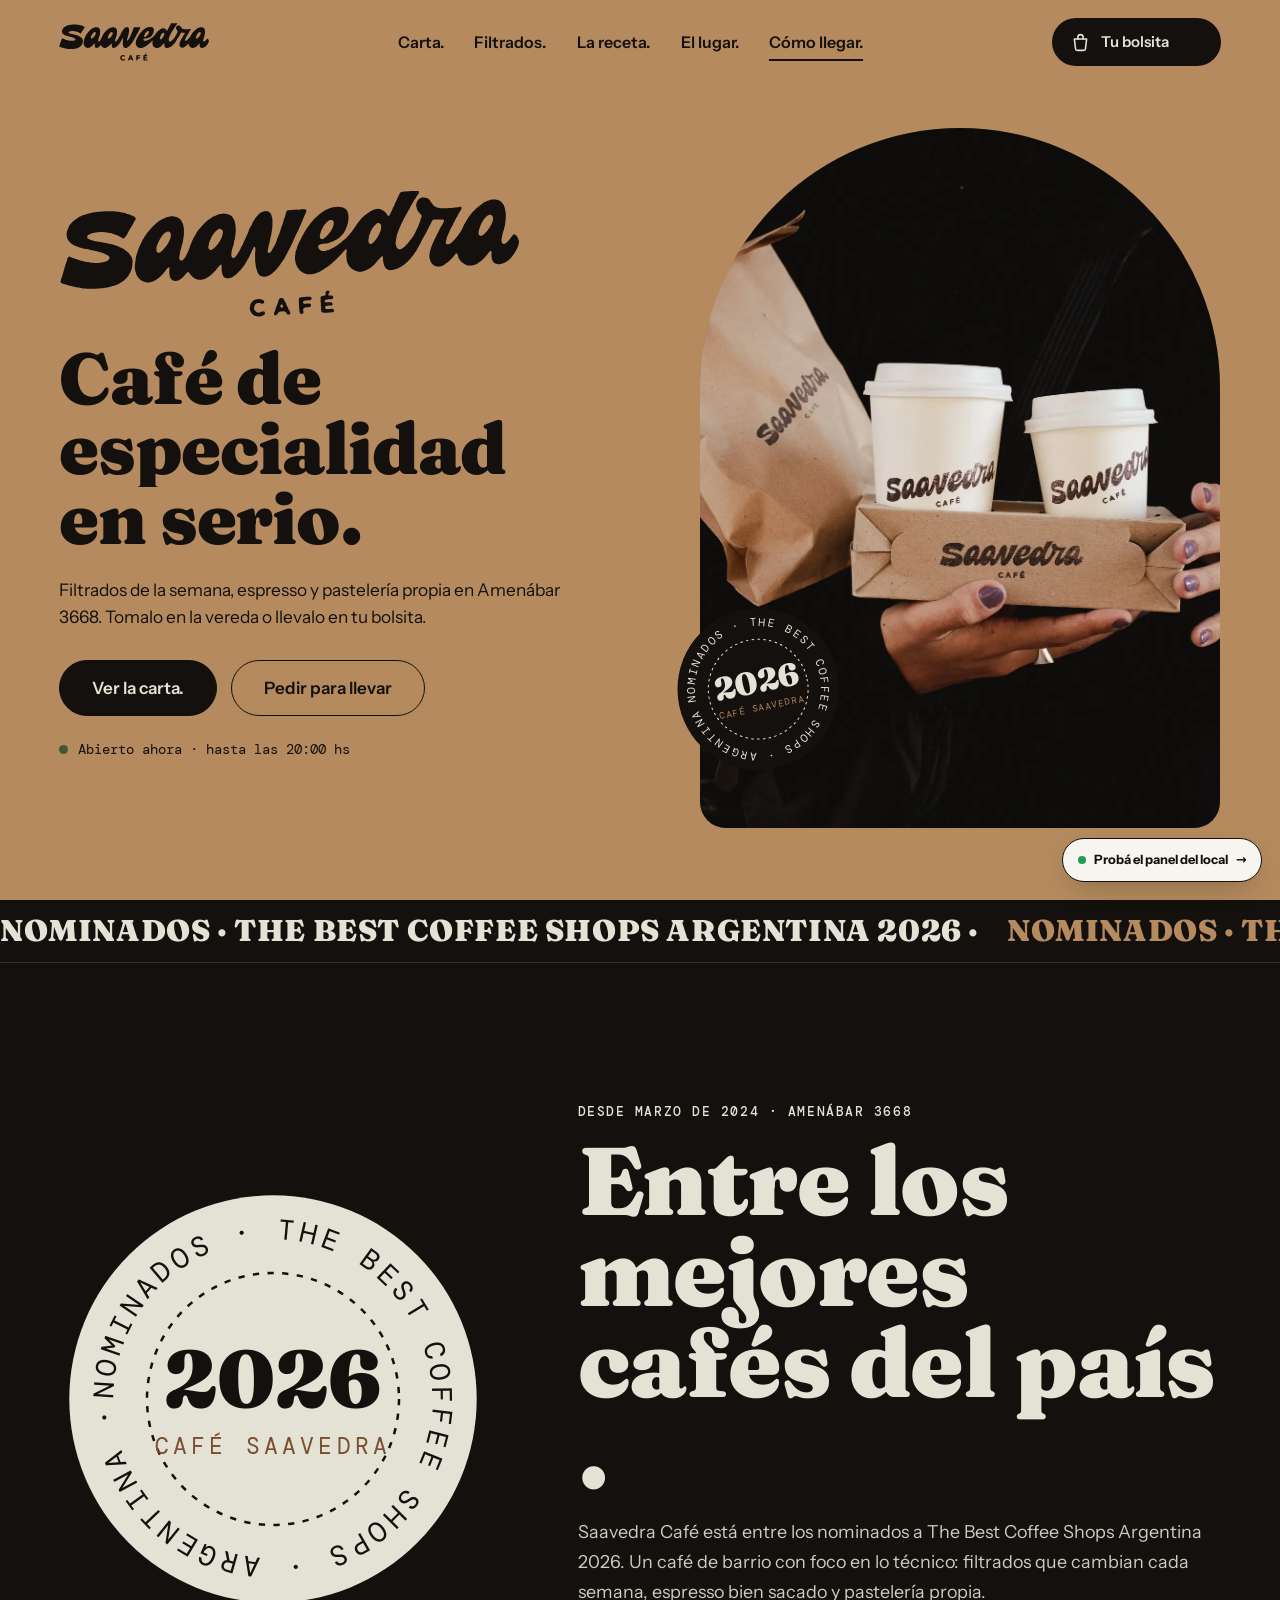
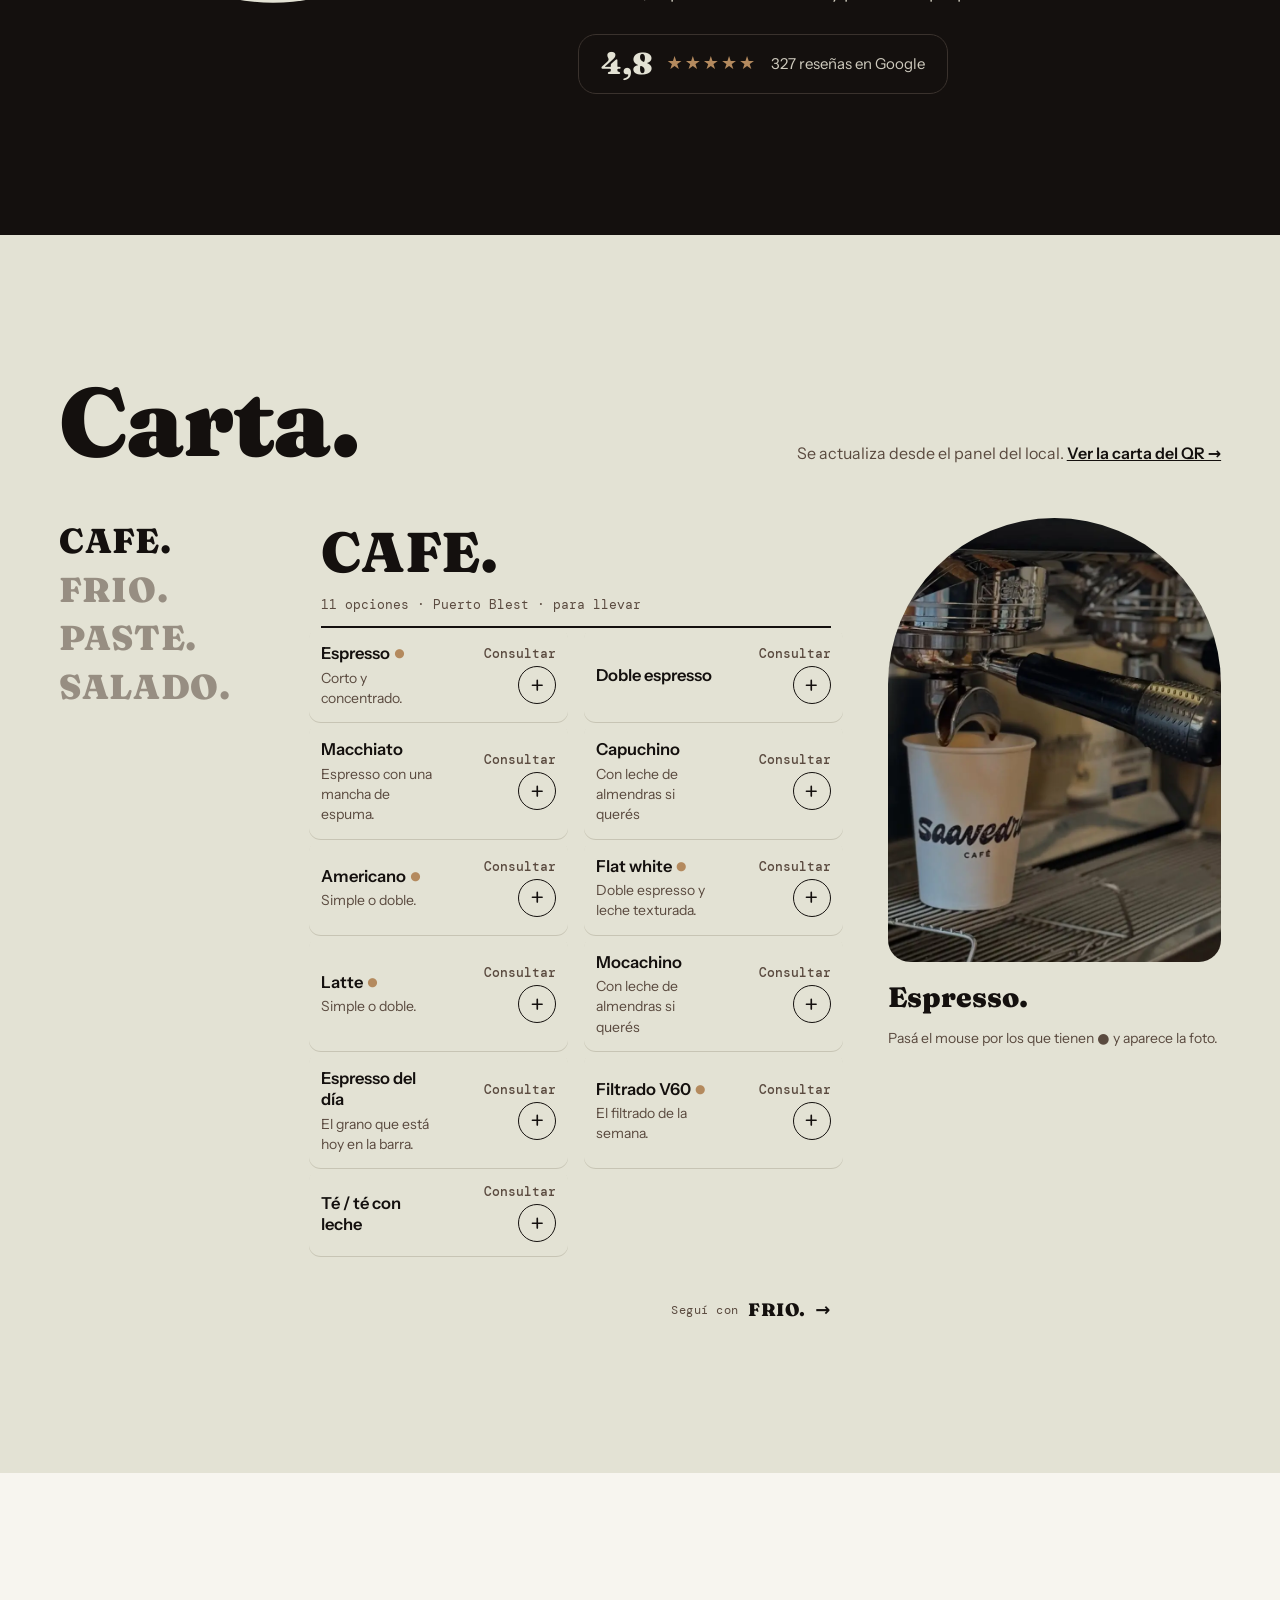
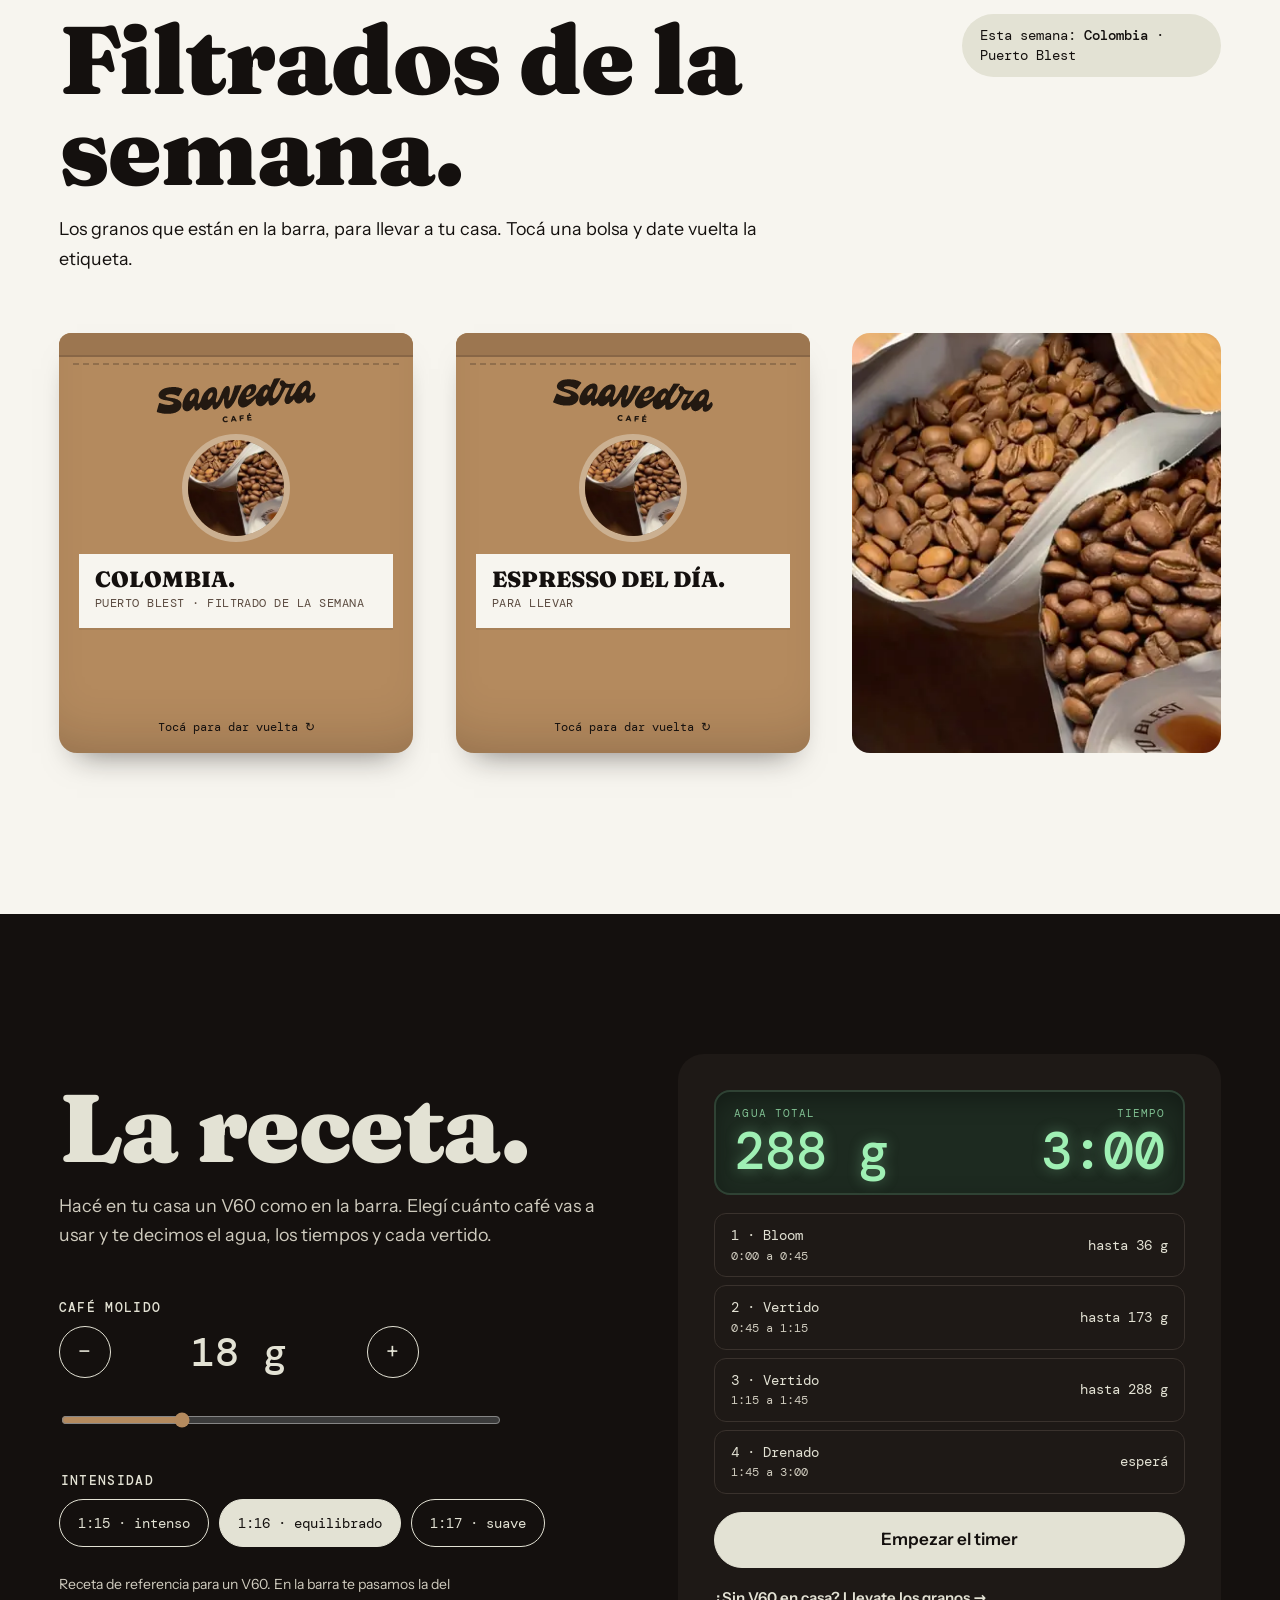
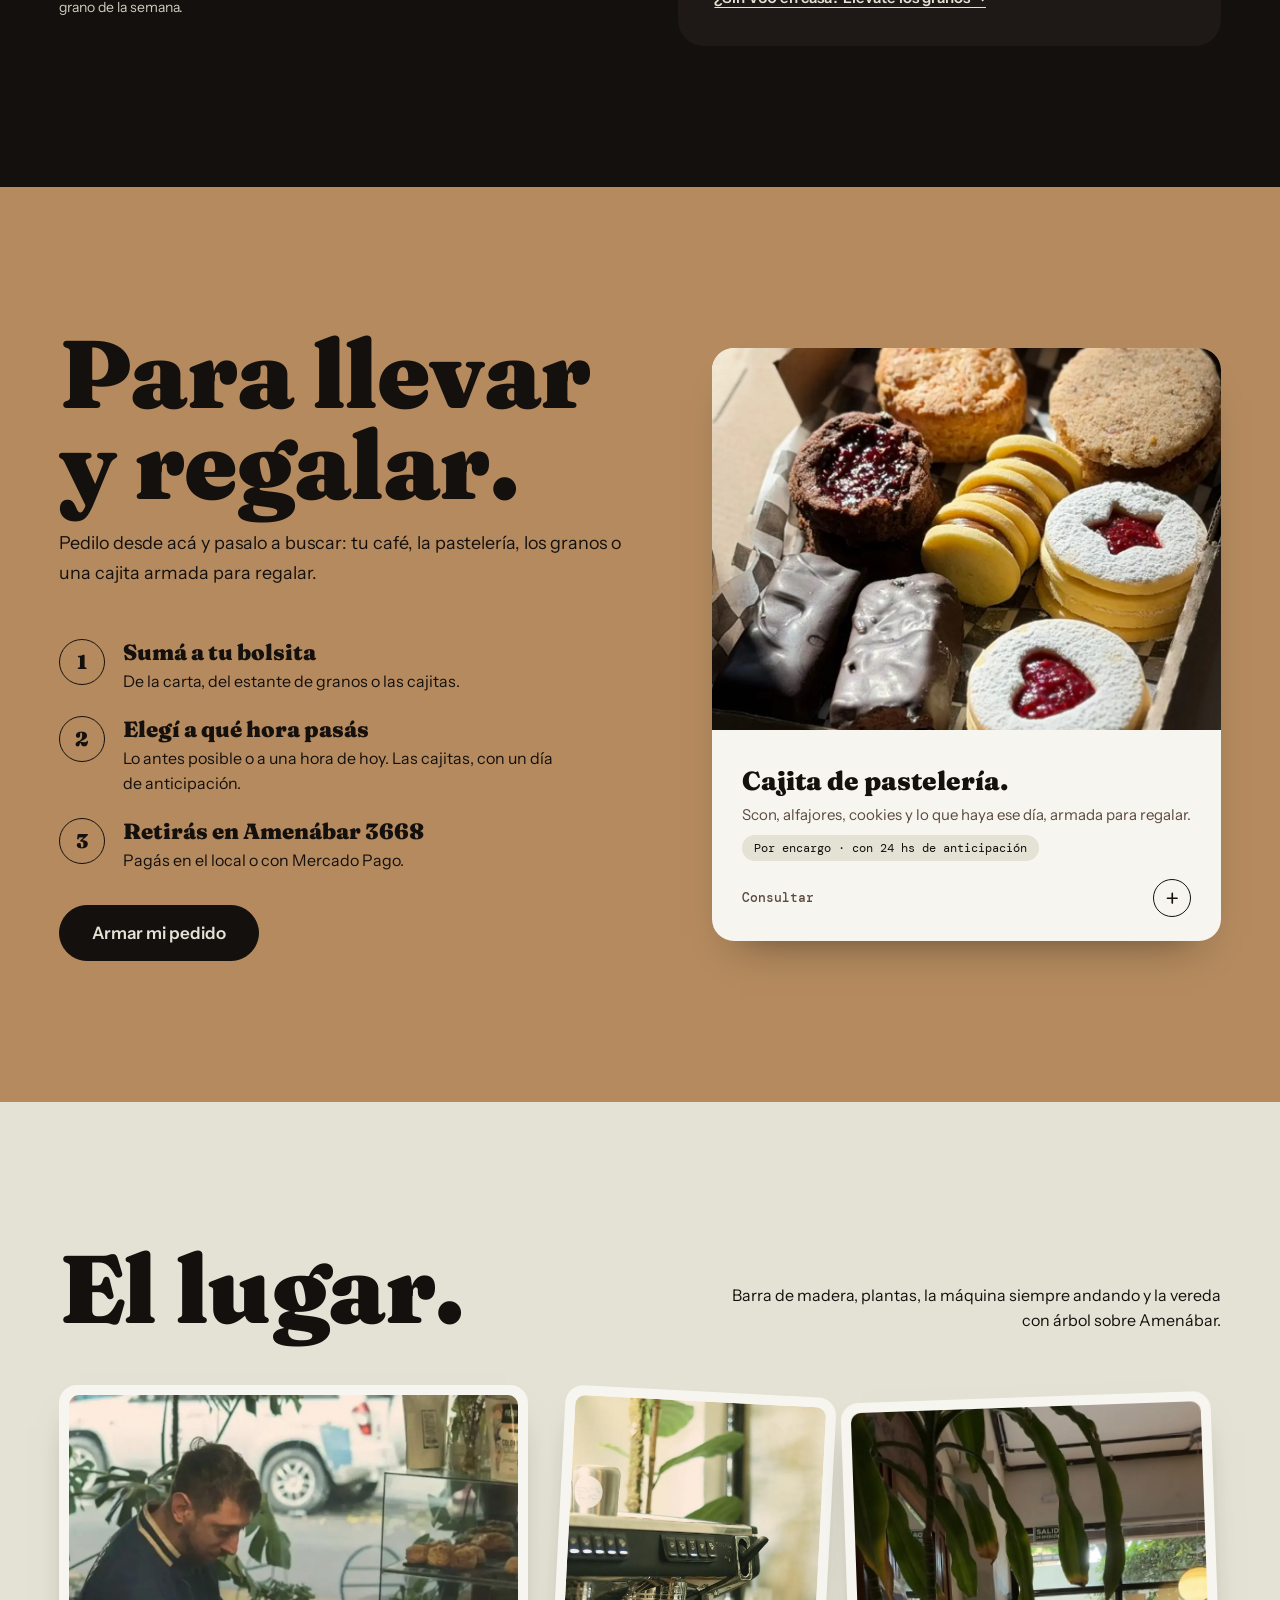
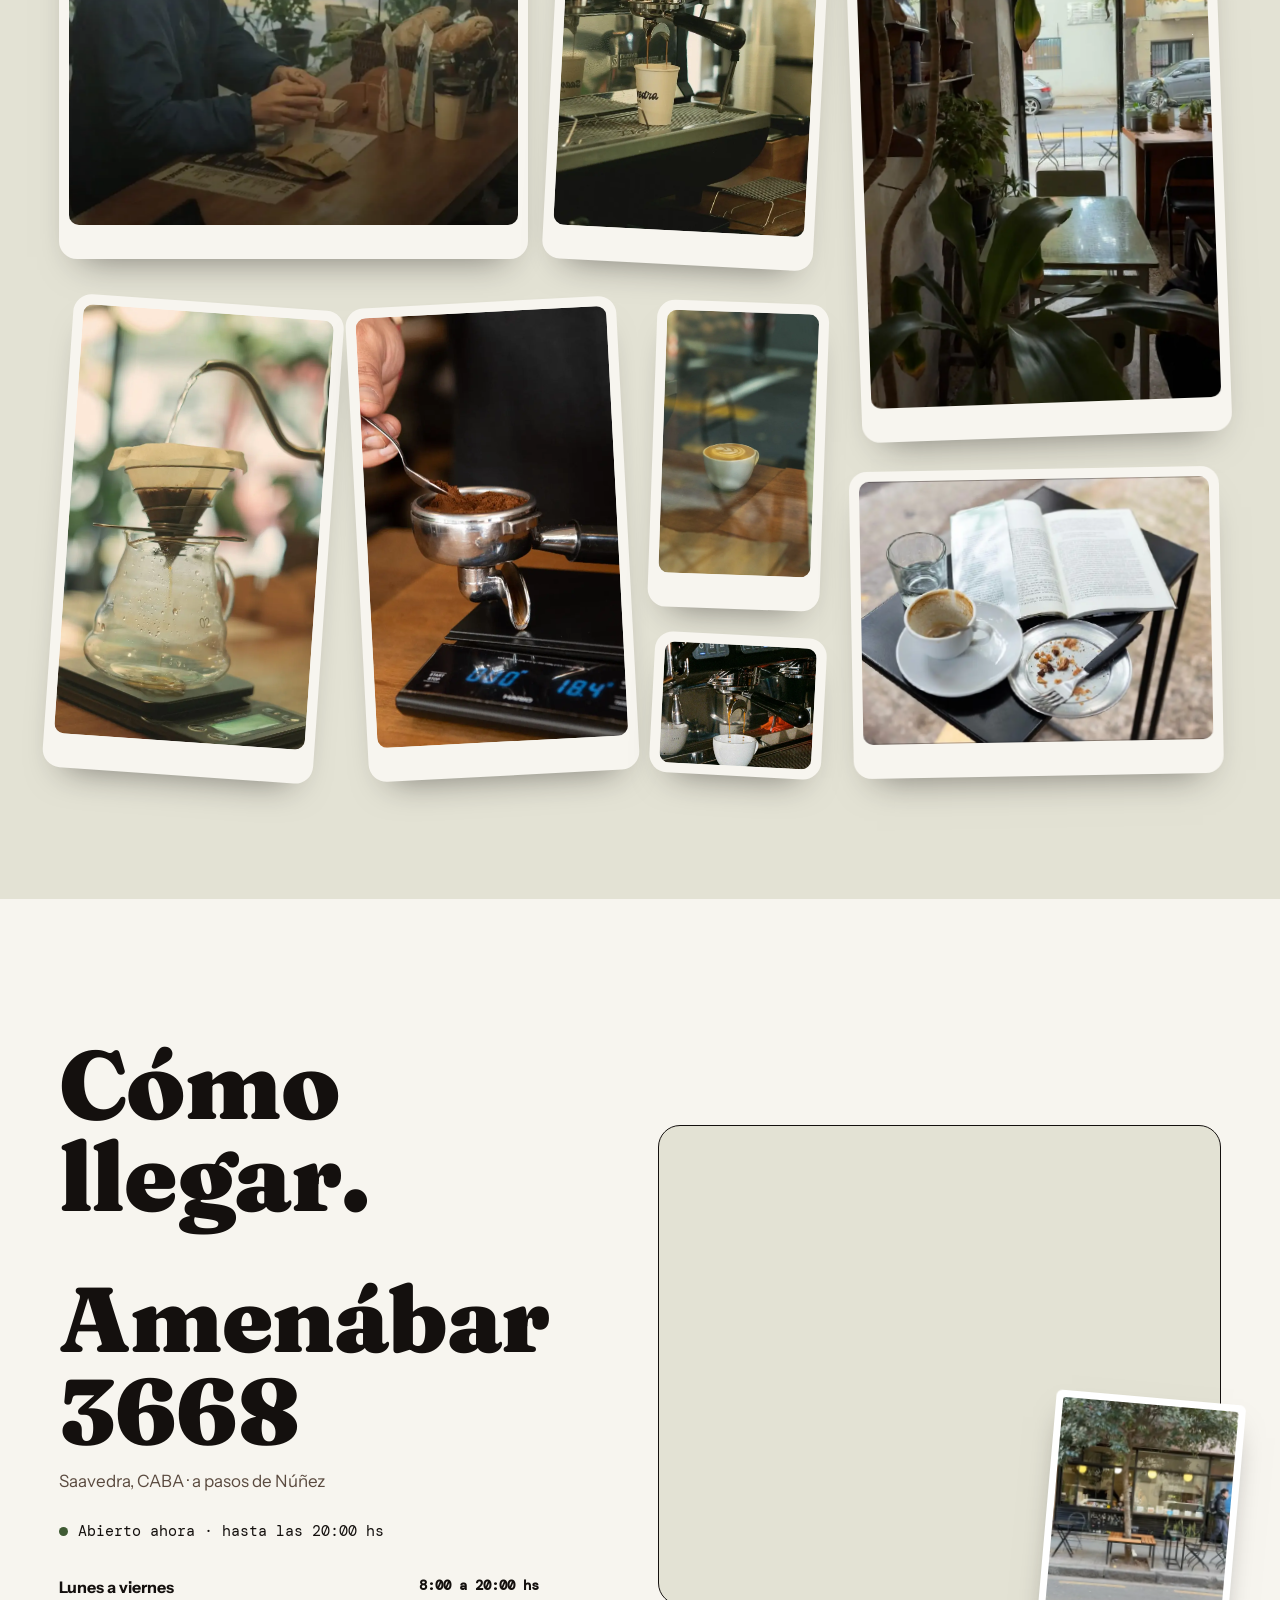
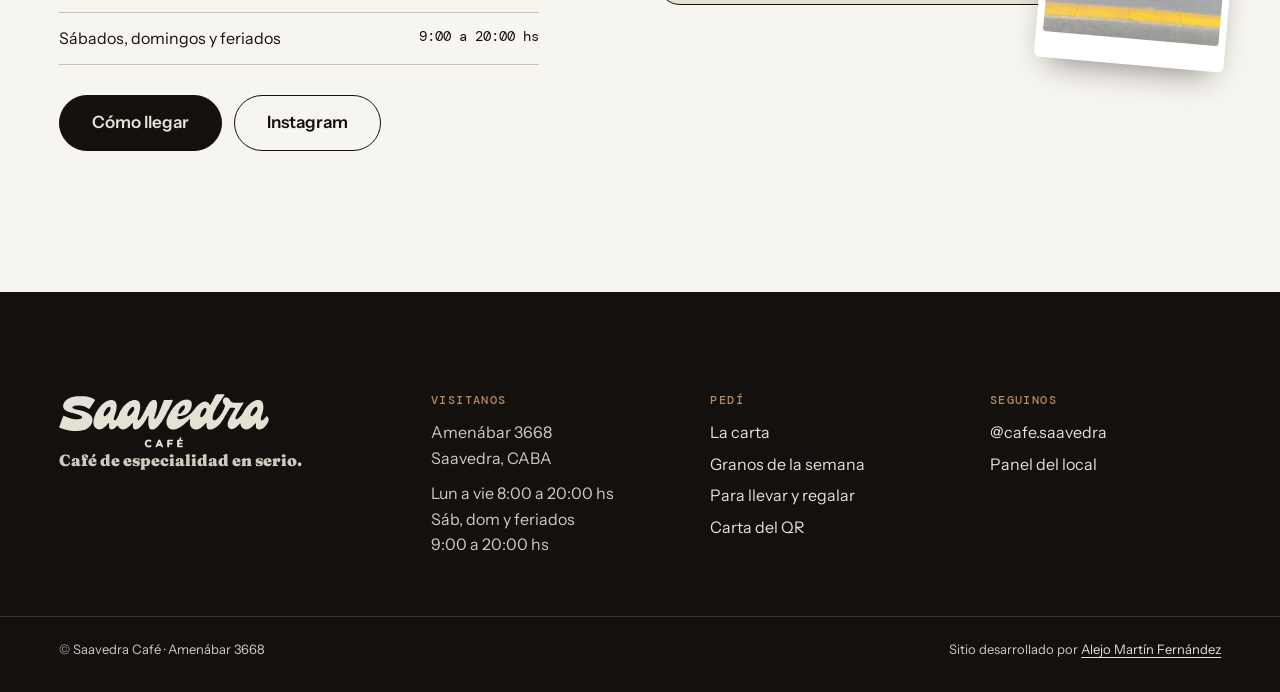
<file: index.html>
<!doctype html>
<html lang="es">
<head>
<meta charset="utf-8">
<meta name="viewport" content="width=device-width, initial-scale=1, viewport-fit=cover">
<title>Saavedra Café · Café de especialidad en Saavedra</title>
<meta name="description" content="Carta, filtrados de la semana y granos para llevar. Pedí para retirar en Amenábar 3668, Saavedra. Nominados a The Best Coffee Shops Argentina 2026.">
<meta property="og:type" content="website">
<meta property="og:site_name" content="Saavedra Café">
<meta property="og:url" content="https://cafe-saavedra.vercel.app/">
<meta property="og:title" content="Saavedra Café · Café de especialidad en Saavedra">
<meta property="og:description" content="Carta, filtrados de la semana y granos para llevar. Nominados a The Best Coffee Shops 2026.">
<meta property="og:image" content="https://cafe-saavedra.vercel.app/img/og.jpg?v=1">
<meta property="og:image:width" content="1200">
<meta property="og:image:height" content="630">
<meta property="og:image:type" content="image/jpeg">
<meta property="og:image:alt" content="Saavedra Café · Especialidad en serio">
<meta name="twitter:card" content="summary_large_image">
<meta name="twitter:image" content="https://cafe-saavedra.vercel.app/img/og.jpg?v=1">
<meta name="theme-color" content="#B48A5E">
<link rel="icon" href="img/favicon.png">
<link rel="apple-touch-icon" href="img/apple-touch-icon.png">
<script>
  (function () { var d = document.documentElement; d.classList.add('js');
    if (!matchMedia('(prefers-reduced-motion: reduce)').matches) d.classList.add('con-intro'); })();
</script>
<link rel="preload" href="fonts/fraunces-latin-900-normal.woff2" as="font" type="font/woff2" crossorigin>
<link rel="preload" href="fonts/instrument-sans-latin-400-normal.woff2" as="font" type="font/woff2" crossorigin>
<link rel="preload" as="image" href="img/f/packaging.webp" fetchpriority="high">
<link rel="stylesheet" href="css/fuentes.css?v=1" data-kit-fonts>
<link rel="stylesheet" href="kit/kit.css?v=2">
<link rel="stylesheet" href="css/saavedra.css?v=2">
</head>
<body>

<div class="intro" aria-hidden="true">
  <div class="intro__papel">
    <span class="intro__sombra"></span>
    <img class="intro__logo" src="img/logo-negro.svg" alt="" width="767" height="198">
    <svg class="intro__sello" viewBox="0 0 200 200"><defs><path id="ci0" d="M100,100 m-76,0 a76,76 0 1,1 152,0 a76,76 0 1,1 -152,0"/></defs><circle cx="100" cy="100" r="97" fill="#14100E"/><circle cx="100" cy="100" r="60" fill="none" stroke="#E3E2D4" stroke-width="1.2" stroke-dasharray="3 4"/><text font-family="DM Mono, monospace" font-size="13.5" letter-spacing="2" fill="#E3E2D4"><textPath href="#ci0">NOMINADOS · THE BEST COFFEE SHOPS · ARGENTINA · </textPath></text><text x="100" y="110" text-anchor="middle" font-family="Fraunces, serif" font-weight="900" font-size="40" fill="#E3E2D4">2026</text></svg>
  </div>
</div>

<a class="saltar" href="#carta">Ir a la carta</a>

<header class="top" id="top">
  <div class="top__in">
    <a class="marca" href="#inicio" aria-label="Saavedra Café, inicio"><img src="img/logo-negro.svg" alt="Saavedra Café" width="767" height="198"></a>
    <nav class="nav" aria-label="Secciones">
      <a href="#carta">Carta.</a><a href="#filtrados">Filtrados.</a><a href="#receta">La receta.</a><a href="#lugar">El lugar.</a><a href="#donde">Cómo llegar.</a>
    </nav>
    <div class="top__acc">
      <button type="button" class="top__bolsa" data-kit-open="carrito" data-kit-target aria-label="Ver tu bolsita">
        <svg viewBox="0 0 24 24" aria-hidden="true"><path d="M5 8h14l-1.3 11.1a2 2 0 0 1-2 1.9H8.3a2 2 0 0 1-2-1.9L5 8Z"/><path d="M9 8V6a3 3 0 0 1 6 0v2"/></svg>
        <span class="solo-d">Tu bolsita</span><b class="top__n">0</b>
      </button>
      <button type="button" class="top__menu" aria-label="Abrir menú" aria-expanded="false" aria-controls="menu-m">
        <svg viewBox="0 0 24 24" aria-hidden="true"><path d="M4 8h16M4 16h16"/></svg>
      </button>
    </div>
  </div>
</header>

<div class="menu-m" id="menu-m" hidden>
  <nav aria-label="Menú">
    <a href="#carta">Carta.</a><a href="#filtrados">Filtrados.</a><a href="#receta">La receta.</a><a href="#llevar">Para llevar.</a><a href="#lugar">El lugar.</a><a href="#donde">Cómo llegar.</a>
  </nav>
  <p class="menu-m__pie">Amenábar 3668 · Saavedra<br>Lun a vie 8:00 a 20:00 hs · Sáb, dom y feriados 9:00 a 20:00 hs</p>
</div>

<main id="inicio">

  <!-- HERO -->
  <section class="hero" aria-labelledby="hero-t">
    <div class="wrap hero__grid">
      <div class="hero__txt">
        <img class="hero__logo" src="img/logo-negro.svg" alt="" width="767" height="198">
        <h1 class="hero__t" id="hero-t"><span class="lin"><span>Café de</span></span> <span class="lin"><span>especialidad</span></span> <span class="lin"><span>en serio.</span></span></h1>
        <p class="hero__p">Filtrados de la semana, espresso y pastelería propia en Amenábar 3668. Tomalo en la vereda o llevalo en tu bolsita.</p>
        <div class="hero__ctas">
          <a class="btn btn--tinta" href="#carta">Ver la carta.</a>
          <a class="btn btn--linea" href="#llevar">Pedir para llevar</a>
        </div>
        <p class="estado" data-estado><i></i><span>Lun a vie 8:00 a 20:00 hs · Sáb, dom y feriados 9:00 a 20:00 hs</span></p>
      </div>
      <div class="hero__vis">
        <figure class="arco hero__arco">
          <img src="img/f/packaging.webp" alt="Dos cafés para llevar y una bolsa kraft con el logo de Saavedra Café" width="1100" height="1467" fetchpriority="high" decoding="async">
        </figure>
        <svg class="sello hero__sello" viewBox="0 0 200 200" role="img" aria-label="Nominados a The Best Coffee Shops Argentina 2026"><defs><path id="ch1" d="M100,100 m-76,0 a76,76 0 1,1 152,0 a76,76 0 1,1 -152,0"/></defs><circle cx="100" cy="100" r="97" class="sello__fondo"/><circle cx="100" cy="100" r="60" fill="none" class="sello__linea" stroke-width="1.2" stroke-dasharray="3 4"/><g class="sello__giro"><text class="sello__txt" font-size="13.5" letter-spacing="2"><textPath href="#ch1">NOMINADOS · THE BEST COFFEE SHOPS · ARGENTINA · </textPath></text></g><text x="100" y="104" text-anchor="middle" class="sello__anio">2026</text><text x="100" y="126" text-anchor="middle" class="sello__sub" font-size="11" letter-spacing="2">CAFÉ SAAVEDRA</text></svg>
      </div>
    </div>
  </section>

  <!-- NOMINADOS -->
  <section class="nomina" aria-labelledby="nomina-t">
    <div class="cinta" aria-hidden="true"><div class="cinta__in"><span>Nominados · The Best Coffee Shops Argentina 2026 ·</span><span>Nominados · The Best Coffee Shops Argentina 2026 ·</span><span>Nominados · The Best Coffee Shops Argentina 2026 ·</span><span>Nominados · The Best Coffee Shops Argentina 2026 ·</span></div></div>
    <div class="wrap nomina__grid">
      <div class="nomina__sello" data-r>
        <svg class="sello sello--crema" viewBox="0 0 200 200" role="img" aria-label="Nominados a The Best Coffee Shops Argentina 2026"><defs><path id="ch2" d="M100,100 m-76,0 a76,76 0 1,1 152,0 a76,76 0 1,1 -152,0"/></defs><circle cx="100" cy="100" r="97" class="sello__fondo"/><circle cx="100" cy="100" r="60" fill="none" class="sello__linea" stroke-width="1.2" stroke-dasharray="3 4"/><g class="sello__giro" data-giro><text class="sello__txt" font-size="13.5" letter-spacing="2"><textPath href="#ch2">NOMINADOS · THE BEST COFFEE SHOPS · ARGENTINA · </textPath></text></g><text x="100" y="104" text-anchor="middle" class="sello__anio">2026</text><text x="100" y="126" text-anchor="middle" class="sello__sub" font-size="11" letter-spacing="2">CAFÉ SAAVEDRA</text></svg>
      </div>
      <div class="nomina__txt">
        <p class="eti" data-r>Desde marzo de 2024 · Amenábar 3668</p>
        <h2 class="t2" id="nomina-t" data-r>Entre los mejores cafés del país<span class="pt">.</span></h2>
        <p class="lead" data-r>Saavedra Café está entre los nominados a The Best Coffee Shops Argentina 2026. Un café de barrio con foco en lo técnico: filtrados que cambian cada semana, espresso bien sacado y pastelería propia.</p>
        <a class="google" data-r href="https://www.google.com/maps/search/?api=1&amp;query=Saavedra+Caf%C3%A9+Amen%C3%A1bar+3668" target="_blank" rel="noopener">
          <b>4,8</b><span class="estrellas" aria-hidden="true">★★★★★</span><span>327 reseñas en Google</span>
        </a>
      </div>
    </div>
  </section>

  <!-- CARTA -->
  <section class="carta sec" id="carta" aria-labelledby="carta-t" data-tono="papel">
    <div class="wrap">
      <header class="cab cab--fila" data-r>
        <h2 class="t2" id="carta-t">Carta<span class="pt">.</span></h2>
        <p class="cab__lado">Se actualiza desde el panel del local. <a href="carta/" target="_blank" rel="noopener">Ver la carta del QR →</a></p>
      </header>
      <div class="carta__grid">
        <div class="carta__main" data-r>
          <div data-kit="carta" id="carta-principal" data-kit-categorias="cafe,frio,paste,salado" class="carta__kit"></div>
          <div class="carta__nav">
            <button type="button" class="carta__ir" data-mover="-1"><i aria-hidden="true">←</i> <small>Anterior</small> <span data-prev>Anterior</span></button>
            <button type="button" class="carta__ir" data-mover="1"><small>Seguí con</small> <span data-next>Siguiente</span> <i aria-hidden="true">→</i></button>
          </div>
        </div>
        <aside class="carta__aside" aria-hidden="true">
          <figure class="arco carta__foto"><img src="img/f/flat.webp" alt="" width="720" height="960" loading="lazy" decoding="async"></figure>
          <p class="carta__foto-n">Flat white.</p>
          <p class="carta__foto-ayuda">Pasá el mouse por los que tienen ● y aparece la foto.</p>
        </aside>
      </div>
    </div>
  </section>

  <!-- FILTRADOS -->
  <section class="filtrados sec" id="filtrados" aria-labelledby="filtrados-t">
    <div class="wrap">
      <header class="cab cab--fila" data-r>
        <div>
          <h2 class="t2" id="filtrados-t">Filtrados de la semana<span class="pt">.</span></h2>
          <p class="lead">Los granos que están en la barra, para llevar a tu casa. Tocá una bolsa y date vuelta la etiqueta.</p>
        </div>
        <p class="semana">Esta semana: <b data-kit-destacado="semana.origen">Colombia</b> · <span data-kit-destacado="semana.tostador">Puerto Blest</span></p>
      </header>
      <div class="estante" data-r>
        <div data-kit="carta" id="estante" data-kit-categorias="granos" class="estante__kit"></div>
      </div>
      <p class="estante__ayuda" aria-hidden="true">Deslizá para ver más</p>
    </div>
  </section>

  <!-- RECETA -->
  <section class="receta sec" id="receta" aria-labelledby="receta-t">
    <div class="wrap receta__grid">
      <div class="receta__ctrl">
        <header class="cab" data-r>
          <h2 class="t2" id="receta-t">La receta<span class="pt">.</span></h2>
          <p class="lead">Hacé en tu casa un V60 como en la barra. Elegí cuánto café vas a usar y te decimos el agua, los tiempos y cada vertido.</p>
        </header>
        <div class="dosis" data-r>
          <label for="dosis" class="dosis__lbl">Café molido</label>
          <div class="dosis__fila">
            <button type="button" class="redondo" data-dosis="-1" aria-label="Menos café">−</button>
            <output class="dosis__val" for="dosis" data-dosis-val>18 g</output>
            <button type="button" class="redondo" data-dosis="1" aria-label="Más café">+</button>
          </div>
          <input type="range" id="dosis" min="10" max="40" step="1" value="18" class="dosis__range">
        </div>
        <fieldset class="ratio" data-r>
          <legend class="dosis__lbl">Intensidad</legend>
          <div class="ratio__opc">
            <label><input type="radio" name="ratio" value="15"><span>1:15 · intenso</span></label>
            <label><input type="radio" name="ratio" value="16" checked><span>1:16 · equilibrado</span></label>
            <label><input type="radio" name="ratio" value="17"><span>1:17 · suave</span></label>
          </div>
        </fieldset>
        <p class="receta__nota" data-r>Receta de referencia para un V60. En la barra te pasamos la del grano de la semana.</p>
      </div>
      <div class="balanza" data-r>
        <div class="lcd" aria-live="polite">
          <div class="lcd__col"><span class="lcd__lbl" data-lcd-lbl>Agua total</span><span class="lcd__num" data-lcd-agua>288 g</span></div>
          <div class="lcd__col lcd__col--der"><span class="lcd__lbl">Tiempo</span><span class="lcd__num" data-lcd-tiempo>3:00</span></div>
        </div>
        <ol class="pasos" data-pasos></ol>
        <div class="balanza__btns">
          <button type="button" class="btn btn--papel" data-timer>Empezar el timer</button>
          <button type="button" class="btn btn--linea-c" data-reset hidden>Reiniciar</button>
        </div>
        <a class="receta__granos" href="#filtrados">¿Sin V60 en casa? Llevate los granos →</a>
      </div>
    </div>
  </section>

  <!-- PARA LLEVAR -->
  <section class="llevar sec" id="llevar" aria-labelledby="llevar-t">
    <div class="wrap llevar__grid">
      <div class="llevar__txt">
        <header class="cab" data-r>
          <h2 class="t2" id="llevar-t">Para llevar y regalar<span class="pt">.</span></h2>
          <p class="lead">Pedilo desde acá y pasalo a buscar: tu café, la pastelería, los granos o una cajita armada para regalar.</p>
        </header>
        <ol class="pasos-pedir">
          <li data-r><b>1</b><div><h3>Sumá a tu bolsita</h3><p>De la carta, del estante de granos o las cajitas.</p></div></li>
          <li data-r><b>2</b><div><h3>Elegí a qué hora pasás</h3><p>Lo antes posible o a una hora de hoy. Las cajitas, con un día de anticipación.</p></div></li>
          <li data-r><b>3</b><div><h3>Retirás en Amenábar 3668</h3><p>Pagás en el local o con Mercado Pago.</p></div></li>
        </ol>
        <a class="btn btn--tinta" href="#carta" data-r>Armar mi pedido</a>
      </div>
      <div class="llevar__cajas" data-r>
        <div data-kit="carta" id="cajas" data-kit-categorias="cajas" class="cajas__kit"></div>
      </div>
    </div>
  </section>

  <!-- EL LUGAR -->
  <section class="lugar sec" id="lugar" aria-labelledby="lugar-t">
    <div class="wrap">
      <header class="cab cab--fila" data-r>
        <h2 class="t2" id="lugar-t">El lugar<span class="pt">.</span></h2>
        <p class="cab__lado">Barra de madera, plantas, la máquina siempre andando y la vereda con árbol sobre Amenábar.</p>
      </header>
      <div class="mazo" data-mazo data-r>
        <figure class="foto" style="--r:-4deg"><img src="img/f/barra.webp" alt="La barra con la vitrina de pastelería y las plantas" width="1400" height="1050" loading="lazy" decoding="async"></figure>
        <figure class="foto" style="--r:3deg"><img src="img/f/maquina.webp" alt="La máquina de espresso con los vasos de Saavedra" width="1100" height="1375" loading="lazy" decoding="async"></figure>
        <figure class="foto" style="--r:-2deg"><img src="img/f/plantas.webp" alt="Plantas en la ventana del local" width="1010" height="1800" loading="lazy" decoding="async"></figure>
        <figure class="foto" style="--r:4deg"><img src="img/f/v60.webp" alt="Filtrado en V60 sobre la balanza" width="1100" height="1375" loading="lazy" decoding="async"></figure>
        <figure class="foto" style="--r:-3deg"><img src="img/f/tamper.webp" alt="El café en el portafiltro sobre la balanza" width="1100" height="1375" loading="lazy" decoding="async"></figure>
        <figure class="foto" style="--r:2deg"><img src="img/f/latte.webp" alt="Un latte en la ventana" width="1100" height="1375" loading="lazy" decoding="async"></figure>
        <figure class="foto" style="--r:-1deg"><img src="img/f/cappu.webp" alt="Un café con un libro en la mesa" width="1100" height="729" loading="lazy" decoding="async"></figure>
        <figure class="foto" style="--r:3deg"><img src="img/f/maquina2.webp" alt="Un espresso saliendo de la máquina" width="1076" height="1345" loading="lazy" decoding="async"></figure>
      </div>
      <div class="mazo__ctrl">
        <span class="mazo__ayuda">Deslizá la foto</span>
        <button type="button" class="btn btn--linea btn--chico" data-mazo-sig>Otra foto</button>
      </div>
    </div>
  </section>

  <!-- DÓNDE -->
  <section class="donde sec" id="donde" aria-labelledby="donde-t">
    <div class="wrap donde__grid">
      <div class="donde__txt">
        <header class="cab" data-r>
          <h2 class="t2" id="donde-t">Cómo llegar<span class="pt">.</span></h2>
        </header>
        <p class="placa" data-r>Amenábar 3668</p>
        <p class="donde__dir" data-r>Saavedra, CABA · a pasos de Núñez</p>
        <p class="estado estado--grande" data-estado data-r><i></i><span>Lun a vie 8:00 a 20:00 hs</span></p>
        <ul class="horas" data-r>
          <li data-dias="lun,mar,mie,jue,vie"><span>Lunes a viernes</span><span>8:00 a 20:00 hs</span></li>
          <li data-dias="sab,dom"><span>Sábados, domingos y feriados</span><span>9:00 a 20:00 hs</span></li>
        </ul>
        <div class="donde__ctas" data-r>
          <a class="btn btn--tinta" href="https://www.google.com/maps/dir/?api=1&amp;destination=Amen%C3%A1bar+3668,+Saavedra,+CABA" target="_blank" rel="noopener">Cómo llegar</a>
          <a class="btn btn--linea" href="https://www.instagram.com/cafe.saavedra/" target="_blank" rel="noopener">Instagram</a>
        </div>
      </div>
      <div class="donde__vis" data-r>
        <div class="donde__mapa"><iframe title="Mapa de Saavedra Café en Amenábar 3668" src="about:blank" data-src="https://www.google.com/maps?q=Amen%C3%A1bar+3668,+Saavedra,+Buenos+Aires&amp;z=16&amp;output=embed" loading="lazy" referrerpolicy="no-referrer-when-downgrade"></iframe></div>
        <figure class="donde__foto"><img src="img/f/fachada.webp" alt="La vereda de Saavedra Café con mesas y el árbol" width="720" height="960" loading="lazy" decoding="async"></figure>
      </div>
    </div>
  </section>
</main>

<footer class="pie">
  <div class="wrap pie__grid">
    <div class="pie__marca"><img src="img/logo-crema.svg" alt="Saavedra Café" width="767" height="198" loading="lazy"><p>Café de especialidad en serio.</p></div>
    <div><h3>Visitanos</h3><p>Amenábar 3668<br>Saavedra, CABA</p><p>Lun a vie 8:00 a 20:00 hs<br>Sáb, dom y feriados<br>9:00 a 20:00 hs</p></div>
    <div><h3>Pedí</h3><ul><li><a href="#carta">La carta</a></li><li><a href="#filtrados">Granos de la semana</a></li><li><a href="#llevar">Para llevar y regalar</a></li><li><a href="carta/" target="_blank" rel="noopener">Carta del QR</a></li></ul></div>
    <div><h3>Seguinos</h3><ul><li><a href="https://www.instagram.com/cafe.saavedra/" target="_blank" rel="noopener">@cafe.saavedra</a></li><li><a href="admin/" target="_blank" rel="noopener">Panel del local</a></li></ul></div>
  </div>
  <div class="wrap pie__legal">
    <p>© Saavedra Café · Amenábar 3668</p>
    <p class="credito">Sitio desarrollado por <a href="https://alejomfernandez.com.ar" target="_blank" rel="noopener">Alejo Martín Fernández</a></p>
  </div>
</footer>

<div class="lb" hidden>
  <div class="lb__back" data-lb-cerrar></div>
  <figure class="lb__caja" role="dialog" aria-modal="true" aria-label="Foto">
    <button type="button" class="lb__x" data-lb-cerrar aria-label="Cerrar">×</button>
    <img alt="" width="900" height="1100">
    <figcaption></figcaption>
  </figure>
</div>

<script type="module" src="js/saavedra.js?v=2"></script>
</body>
</html>
</file>
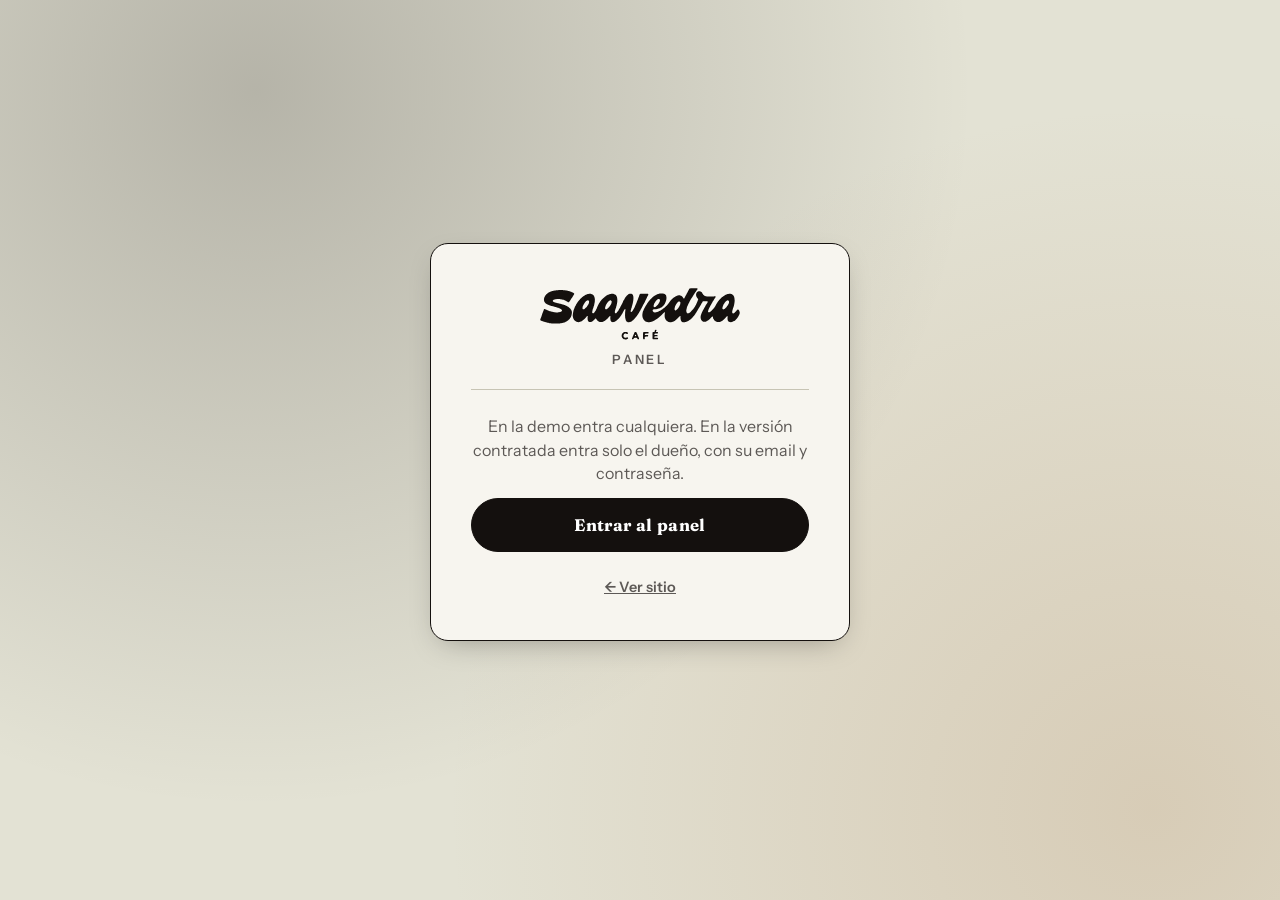
<file: admin/index.html>
<!doctype html>
<!-- Plantilla del panel. Va en web/admin/index.html de cada demo (scripts/instalar.mjs la copia). -->
<html lang="es">
<head>
<meta charset="utf-8">
<meta name="viewport" content="width=device-width, initial-scale=1, viewport-fit=cover">
<meta name="robots" content="noindex, nofollow">
<meta name="theme-color" content="#111111">
<title>Panel</title>
<script>
  // /admin sin barra final rompe las rutas relativas en algunos servidores (XAMPP): la agregamos.
  if (!/\/$|\.html$/.test(location.pathname)) location.replace(location.pathname + '/' + location.search + location.hash);
</script>
<link rel="stylesheet" href="../kit/kit.css?v=2">
<link rel="stylesheet" href="../kit/admin/admin.css?v=1">
</head>
<body>
<div id="kit-admin" class="kit-root kit-admin" aria-busy="true"></div>
<script type="module">
  import { initAdmin } from '../kit/admin/admin.js?v=2';
  initAdmin({ config: '../cliente.json', sitio: '../' });
</script>
</body>
</html>
</file>
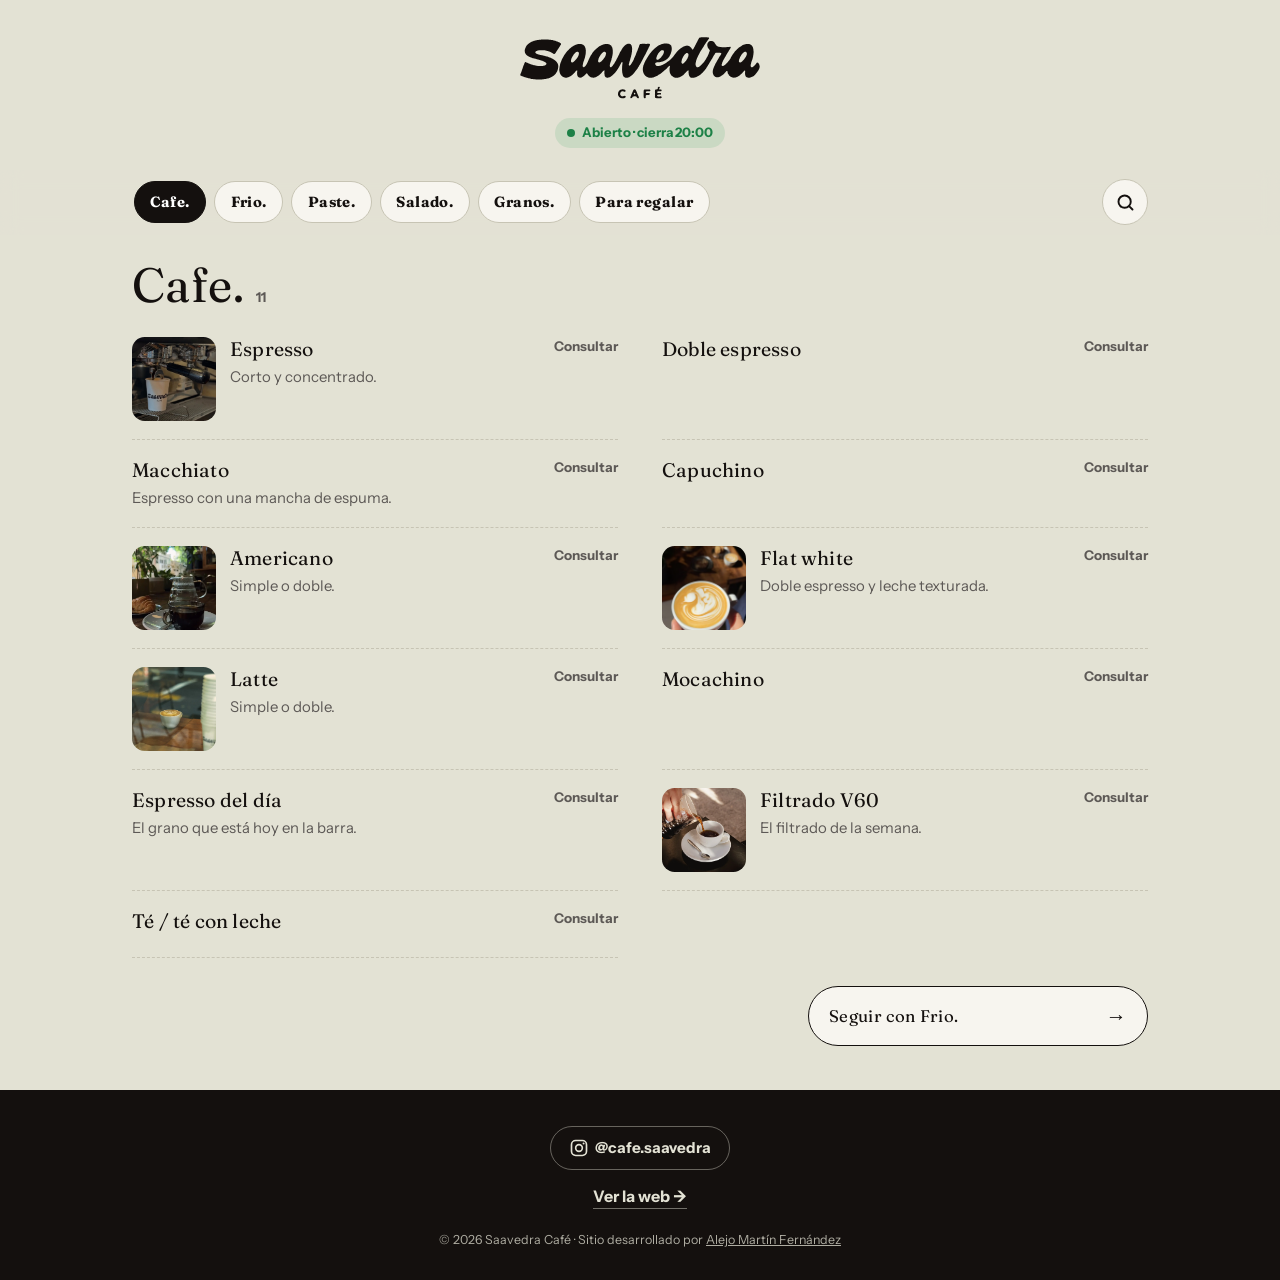
<file: carta/index.html>
<!doctype html>
<!-- Carta pública: la página a la que lleva el QR de las mesas. Va en web/carta/index.html de cada demo (scripts/instalar.mjs la copia).
     Se edita desde /admin (Carta) y el QR + las tarjetas para imprimir salen de /admin (QR de la carta). -->
<html lang="es">
<head>
<meta charset="utf-8">
<meta name="viewport" content="width=device-width, initial-scale=1, viewport-fit=cover">
<meta name="theme-color" content="#ffffff">
<title>Carta</title>
<meta name="description" content="Carta online, siempre actualizada.">
<script>
  // /carta sin barra final rompe las rutas relativas en algunos servidores (XAMPP): la agregamos.
  if (!/\/$|\.html$/.test(location.pathname)) location.replace(location.pathname + '/' + location.search + location.hash);
</script>
<link rel="preconnect" href="https://fonts.googleapis.com"><link rel="preconnect" href="https://fonts.gstatic.com" crossorigin>
<link rel="stylesheet" href="../kit/kit.css?v=2">
<link rel="stylesheet" href="../kit/menu.css?v=1">
</head>
<body>
<div id="kit-menu" class="kit-root kit-menu" aria-busy="true"></div>
<script type="module">
  import { initMenu } from '../kit/modules/menu.js?v=2';
  initMenu({ config: '../cliente.json', sitio: '../', imagenes: { lqip: '../img/lqip.json' } });
</script>
</body>
</html>
</file>
<file: css/fuentes.css>
@font-face { font-family: 'Fraunces'; font-style: normal; font-weight: 700; font-display: swap; src: url('../fonts/fraunces-latin-700-normal.woff2') format('woff2'); }
@font-face { font-family: 'Fraunces'; font-style: normal; font-weight: 900; font-display: swap; src: url('../fonts/fraunces-latin-900-normal.woff2') format('woff2'); }
@font-face { font-family: 'DM Mono'; font-style: normal; font-weight: 400; font-display: swap; src: url('../fonts/dm-mono-latin-400-normal.woff2') format('woff2'); }
@font-face { font-family: 'DM Mono'; font-style: normal; font-weight: 500; font-display: swap; src: url('../fonts/dm-mono-latin-500-normal.woff2') format('woff2'); }
@font-face { font-family: 'Instrument Sans'; font-style: normal; font-weight: 400; font-display: swap; src: url('../fonts/instrument-sans-latin-400-normal.woff2') format('woff2'); }
@font-face { font-family: 'Instrument Sans'; font-style: normal; font-weight: 500; font-display: swap; src: url('../fonts/instrument-sans-latin-500-normal.woff2') format('woff2'); }
@font-face { font-family: 'Instrument Sans'; font-style: normal; font-weight: 600; font-display: swap; src: url('../fonts/instrument-sans-latin-600-normal.woff2') format('woff2'); }
@font-face { font-family: 'Instrument Sans'; font-style: normal; font-weight: 700; font-display: swap; src: url('../fonts/instrument-sans-latin-700-normal.woff2') format('woff2'); }
</file>
<file: kit/kit.css>
/* KIT DEMOS — estilos de módulos y popups.
   Todo sale de las variables --kit-* que arma core/theme.js desde cliente.json → marca.
   Cada demo puede pisar cualquier variable o clase .kit-* en su propio CSS. */

:root {
  --kit-bg: #fff; --kit-surface: #fff; --kit-text: #151515; --kit-muted: #666; --kit-primary: #111; --kit-on-primary: #fff;
  --kit-accent: #fc0; --kit-on-accent: #111; --kit-border: #ddd; --kit-ok: #1f9d55; --kit-warn: #d97706; --kit-danger: #d42a1d;
  --kit-font-head: inherit; --kit-font-body: inherit; --kit-head-case: uppercase;
  --kit-radius: 14px; --kit-radius-btn: 12px; --kit-border-w: 1.5px; --kit-shadow: 0 10px 30px -12px rgba(0,0,0,.35);
  --kit-ease: cubic-bezier(.2,.8,.2,1); --kit-z: 9000;
}
.kit-root, .kit-root *, .kit-root *::before, .kit-root *::after { box-sizing: border-box; }
.kit-root [hidden], .kit-root[hidden] { display: none !important; }
.kit-root { font-family: var(--kit-font-body); color: var(--kit-text); -webkit-tap-highlight-color: transparent; }
.kit-sr { position: absolute !important; width: 1px; height: 1px; overflow: hidden; clip: rect(0 0 0 0); white-space: nowrap; }
html.kit-lock { overflow: hidden; }
html.kit-lock body { overflow: hidden; touch-action: none; }

/* ---------- botones ---------- */
.kit-btn {
  appearance: none; display: inline-flex; align-items: center; justify-content: center; gap: .45em;
  min-height: 44px; padding: .7em 1.15em; border: var(--kit-border-w) solid var(--kit-primary); border-radius: var(--kit-radius-btn);
  background: var(--kit-primary); color: var(--kit-on-primary); font: 700 .95rem/1.1 var(--kit-font-body); text-decoration: none;
  cursor: pointer; transition: transform .15s var(--kit-ease), filter .15s, background .2s, box-shadow .2s; white-space: nowrap;
}
.kit-btn:hover { filter: brightness(1.08); }
.kit-btn:active { transform: translateY(1px) scale(.98); }
.kit-btn:focus-visible, .kit-chip:focus-visible, .kit-tab:focus-visible, .kit-add:focus-visible, .kit-x:focus-visible { outline: 3px solid var(--kit-accent); outline-offset: 2px; }
.kit-btn--ghost { background: var(--kit-surface); color: var(--kit-text); border-color: var(--kit-border); }
.kit-btn--danger { background: var(--kit-danger); border-color: var(--kit-danger); color: #fff; }
.kit-btn--danger-t { color: var(--kit-danger); }
.kit-btn--sm { min-height: 36px; padding: .45em .85em; font-size: .85rem; }
.kit-btn--big { min-height: 54px; font-size: 1.05rem; font-family: var(--kit-font-head); text-transform: var(--kit-head-case); letter-spacing: .02em; }
.kit-btn--block { width: 100%; }
.kit-btn[disabled] { opacity: .55; cursor: not-allowed; }
.kit-btn.is-loading { position: relative; color: transparent !important; }
.kit-btn.is-loading::after { content: ""; position: absolute; width: 20px; height: 20px; border: 2.5px solid var(--kit-on-primary); border-right-color: transparent; border-radius: 50%; animation: kit-spin .7s linear infinite; }
.kit-icon { appearance: none; width: 36px; height: 36px; display: inline-grid; place-items: center; border: var(--kit-border-w) solid var(--kit-border); border-radius: 10px; background: var(--kit-surface); color: var(--kit-text); cursor: pointer; font-size: 1rem; }
.kit-icon--danger { color: var(--kit-danger); }
.kit-icon[disabled] { opacity: .35; cursor: default; }
.kit-row { display: flex; gap: .6rem; flex-wrap: wrap; align-items: center; }
.kit-row--end { justify-content: flex-end; } .kit-row--center { justify-content: center; } .kit-row--between { justify-content: space-between; }
.kit-row--stack { flex-direction: column; align-items: stretch; }

/* ---------- badges / tags ---------- */
.kit-badge { display: inline-flex; align-items: center; gap: .3em; padding: .28em .6em; border-radius: 999px; font: 700 .72rem/1 var(--kit-font-body); letter-spacing: .02em; background: color-mix(in srgb, var(--kit-text) 9%, var(--kit-surface)); color: var(--kit-text); white-space: nowrap; }
.kit-badge--ok { background: color-mix(in srgb, var(--kit-ok) 16%, var(--kit-surface)); color: color-mix(in srgb, var(--kit-ok) 75%, #000); }
.kit-badge--warn { background: color-mix(in srgb, var(--kit-warn) 18%, var(--kit-surface)); color: color-mix(in srgb, var(--kit-warn) 70%, #000); }
.kit-badge--danger, .kit-badge--off { background: color-mix(in srgb, var(--kit-danger) 14%, var(--kit-surface)); color: color-mix(in srgb, var(--kit-danger) 80%, #000); }
.kit-badge--new { background: var(--kit-accent); color: var(--kit-on-accent); animation: kit-pulse 1.4s ease-in-out 3; }
.kit-tag { display: inline-grid; place-items: center; width: 1.15em; height: 1.15em; vertical-align: -.12em; margin-left: .15em; color: var(--kit-primary); }
.kit-tag svg { width: 100%; height: 100%; }
.kit-tag--txt { width: auto; height: auto; font-size: .7em; padding: .15em .45em; border-radius: 999px; background: var(--kit-accent); color: var(--kit-on-accent); }

/* ---------- carta ---------- */
.kit-carta { --kit-cols: 1; }
.kit-tabs { display: flex; gap: .5rem; overflow-x: auto; scrollbar-width: none; padding: 2px 2px 10px; margin-bottom: .5rem; scroll-snap-type: x proximity; }
.kit-tabs::-webkit-scrollbar { display: none; }
.kit-tab {
  appearance: none; flex: 0 0 auto; scroll-snap-align: start; min-height: 44px; padding: .55em 1.1em;
  border: var(--kit-border-w) solid var(--kit-text); border-radius: var(--kit-radius-btn); background: var(--kit-surface); color: var(--kit-text);
  font: 700 .95rem/1 var(--kit-font-head); text-transform: var(--kit-head-case); letter-spacing: .03em; cursor: pointer; transition: background .2s, color .2s, transform .15s;
}
.kit-tab.is-on { background: var(--kit-primary); border-color: var(--kit-primary); color: var(--kit-on-primary); }
.kit-carta__panel { display: grid; grid-template-columns: repeat(var(--kit-cols), minmax(0, 1fr)); gap: 0 2rem; }
.kit-item {
  display: grid; grid-template-columns: auto minmax(0, 1fr) auto; gap: .9rem; align-items: center; padding: 1rem 0;
  border-bottom: var(--kit-border-w) dashed var(--kit-border); min-width: 0;
  animation: kit-up .5s var(--kit-ease) both; animation-delay: calc(var(--i, 0) * 45ms);
}
.kit-item:not(:has(.kit-item__foto)) { grid-template-columns: minmax(0, 1fr) auto; }
.kit-item.is-off { opacity: .55; }
.kit-item__foto { width: 64px; height: 64px; object-fit: cover; border-radius: calc(var(--kit-radius) * .7); }
.kit-item__name { margin: 0 0 .25rem; font: 400 1.2rem/1.05 var(--kit-font-head); text-transform: var(--kit-head-case); }
.kit-item__n { margin-right: .5em; color: var(--kit-primary); }
.kit-item__desc { margin: 0; color: var(--kit-muted); font-size: .9rem; line-height: 1.4; }
.kit-item__side { display: flex; flex-direction: column; align-items: flex-end; gap: .45rem; }
.kit-price { font: 700 1.05rem/1 var(--kit-font-body); white-space: nowrap; }
.kit-price--na { font-size: .85rem; color: var(--kit-muted); font-weight: 600; }
/* botón de sumar (kit 1.20): "+" redondo que se abre en "− n +" dentro de un lugar fijo.
   El hueco [data-kit-qty] siempre mide lo mismo, así sumar nunca mueve ni estira la carta. */
[data-kit-qty] { --kq-h: var(--kit-qty-h, 44px); --kq-w: var(--kit-qty-w, 116px); position: relative; flex: none; display: inline-flex; align-items: center; justify-content: flex-end; width: var(--kq-w); height: var(--kq-h); }
@media (hover: hover) and (pointer: fine) { [data-kit-qty] { --kq-h: var(--kit-qty-h, 38px); --kq-w: var(--kit-qty-w, 104px); } }
.kit-add {
  appearance: none; flex: none; width: var(--kq-h, 40px); height: var(--kq-h, 40px); padding: 0; display: grid; place-items: center;
  border: var(--kit-border-w) solid var(--kit-primary); border-radius: 50%; background: var(--kit-surface); color: var(--kit-primary);
  cursor: pointer; touch-action: manipulation; transition: background .2s, color .2s, transform .15s var(--kit-ease);
}
.kit-add svg { width: 46%; height: 46%; fill: none; stroke: currentColor; stroke-width: 2.4; stroke-linecap: round; }
.kit-add:hover { background: var(--kit-primary); color: var(--kit-on-primary); }
.kit-add:active { transform: scale(.88); }
.kit-step { display: inline-flex; align-items: center; border: var(--kit-border-w) solid var(--kit-primary); border-radius: var(--kit-radius-btn); background: var(--kit-primary); color: var(--kit-on-primary); overflow: hidden; animation: kit-pop .25s var(--kit-ease); }
.kit-step button { appearance: none; width: 38px; height: 38px; border: 0; background: transparent; color: inherit; font: 800 1.15rem/1 var(--kit-font-body); cursor: pointer; }
[data-kit-qty] > .kit-step { width: 100%; height: 100%; justify-content: space-between; border-radius: 999px; animation: kit-qty-in .32s var(--kit-ease); }
[data-kit-qty] > .kit-step button { width: var(--kq-h); height: 100%; flex: none; font-size: 1.1rem; touch-action: manipulation; }
[data-kit-qty] > .kit-step output { flex: 1; min-width: 0; font-variant-numeric: tabular-nums; }
@keyframes kit-qty-in { from { clip-path: inset(0 0 0 calc(100% - var(--kq-h)) round 999px); } to { clip-path: inset(0 0 0 0 round 999px); } }
.kit-step button:disabled { opacity: .35; cursor: default; }
.kit-step output { min-width: 1.6em; text-align: center; font-weight: 800; }
.kit-step--lg button { width: 46px; height: 46px; }
.kit-step--lg output { min-width: 2.2em; font-size: 1.15rem; }
@media (min-width: 900px) { .kit-carta { --kit-cols: 2; } }

/* ---------- botón flotante del carrito ---------- */
.kit-fab {
  position: fixed; z-index: calc(var(--kit-z) - 2); right: max(14px, env(safe-area-inset-right)); bottom: max(14px, env(safe-area-inset-bottom));
  display: flex; align-items: center; gap: .7rem; padding: .55rem 1rem .55rem .6rem; min-height: 58px;
  border: var(--kit-border-w) solid var(--kit-text); border-radius: var(--kit-radius-btn); background: var(--kit-primary); color: var(--kit-on-primary);
  box-shadow: var(--kit-shadow); cursor: pointer; font-family: var(--kit-font-body); text-align: left;
  animation: kit-in-up .45s var(--kit-ease) both;
}
.kit-fab__ico { width: 40px; height: 40px; display: grid; place-items: center; border-radius: calc(var(--kit-radius-btn) * .8); background: color-mix(in srgb, var(--kit-on-primary) 16%, transparent); }
.kit-fab__ico svg { width: 22px; height: 22px; fill: none; stroke: currentColor; stroke-width: 2; stroke-linejoin: round; }
.kit-fab__txt { display: flex; flex-direction: column; line-height: 1.1; }
.kit-fab__label { font: 400 1rem/1 var(--kit-font-head); text-transform: var(--kit-head-case); letter-spacing: .03em; }
.kit-fab__total { font-weight: 700; font-size: .9rem; opacity: .92; }
.kit-fab__n { position: absolute; top: -9px; left: -9px; min-width: 26px; height: 26px; padding: 0 6px; display: grid; place-items: center; border-radius: 999px; background: var(--kit-accent); color: var(--kit-on-accent); font: 800 .8rem/1 var(--kit-font-body); border: 2px solid var(--kit-text); }
.kit-fab.bump { animation: kit-bump .45s var(--kit-ease); }
.kit-fly { position: fixed; z-index: var(--kit-z); width: 54px; height: 54px; margin: -27px 0 0 -27px; border-radius: 50%; background: var(--kit-accent); overflow: hidden; pointer-events: none; transition: transform .6s cubic-bezier(.5,-.3,.7,1), opacity .6s; box-shadow: 0 4px 14px rgba(0,0,0,.25); }
.kit-fly img { width: 100%; height: 100%; object-fit: cover; }

/* píldora "probá el panel" (solo demo) */
.kit-demo-pill {
  position: fixed; z-index: calc(var(--kit-z) - 3); left: max(14px, env(safe-area-inset-left)); bottom: max(14px, env(safe-area-inset-bottom));
  display: inline-flex; align-items: center; gap: .5rem; min-height: 44px; padding: .55rem .9rem; border-radius: 999px; background: var(--kit-surface); color: var(--kit-text);
  border: var(--kit-border-w) solid var(--kit-text); box-shadow: var(--kit-shadow); font: 700 .8rem/1 var(--kit-font-body); text-decoration: none;
  opacity: 0; transform: translateY(20px); transition: opacity .4s, transform .4s var(--kit-ease);
}
.kit-demo-pill.is-in { opacity: 1; transform: none; }
html.kit-lock .kit-demo-pill { opacity: 0; pointer-events: none; transform: translateY(20px); }
.kit-demo-pill__dot { width: 8px; height: 8px; border-radius: 50%; background: var(--kit-ok); box-shadow: 0 0 0 0 var(--kit-ok); animation: kit-ping 2s infinite; }
@media (max-width: 640px) { html.kit-has-cart .kit-demo-pill { bottom: calc(max(14px, env(safe-area-inset-bottom)) + 70px); } }

/* ---------- popups ---------- */
.kit-pop { position: fixed; inset: 0; z-index: var(--kit-z); display: grid; place-items: center; padding: 16px; }
.kit-pop__back { position: absolute; inset: 0; background: color-mix(in srgb, var(--kit-text) 55%, transparent); opacity: 0; transition: opacity .25s; }
.kit-pop__box {
  position: relative; width: min(520px, 100%); max-height: min(88vh, 100%); max-height: min(88dvh, 100%); display: flex; flex-direction: column;
  background: var(--kit-bg); color: var(--kit-text); border: var(--kit-border-w) solid var(--kit-text); border-radius: var(--kit-radius);
  box-shadow: var(--kit-shadow); outline: none; overflow: hidden;
  opacity: 0; transform: translateY(24px) scale(.97); transition: opacity .25s, transform .3s var(--kit-ease);
}
.kit-pop.is-open .kit-pop__back { opacity: 1; }
.kit-pop.is-open .kit-pop__box { opacity: 1; transform: none; }
.kit-pop.is-closing .kit-pop__box { transform: translateY(16px) scale(.98); }
.kit-pop__head { color: var(--kit-text); margin: 0; display: flex; align-items: center; justify-content: space-between; gap: 1rem; padding: 14px 14px 10px 20px; border-bottom: var(--kit-border-w) solid var(--kit-border); background: var(--kit-bg); }
.kit-pop__title { margin: 0; font: 400 1.35rem/1.05 var(--kit-font-head); text-transform: var(--kit-head-case); letter-spacing: .02em; }
.kit-pop--sm .kit-pop__head { border-bottom: 0; padding-bottom: 0; }
.kit-pop__body { padding: 16px 20px 20px; overflow: auto; overscroll-behavior: contain; -webkit-overflow-scrolling: touch; }
.kit-x { appearance: none; flex: 0 0 auto; width: 42px; height: 42px; display: grid; place-items: center; border: var(--kit-border-w) solid var(--kit-border); border-radius: 50%; background: var(--kit-surface); color: var(--kit-text); cursor: pointer; transition: transform .2s; }
.kit-x:hover { transform: rotate(90deg); }
.kit-x svg { width: 18px; height: 18px; stroke: currentColor; stroke-width: 2.4; stroke-linecap: round; }
.kit-pop--sm .kit-pop__box { width: min(420px, 100%); }
.kit-pop--editor .kit-pop__box { width: min(560px, 100%); }
.kit-pop--resv .kit-pop__box { width: min(600px, 100%); }

/* drawer: hoja inferior en mobile, panel lateral en desktop */
.kit-pop--drawer { place-items: end stretch; padding: 0; }
.kit-pop--drawer .kit-pop__box { width: 100%; max-height: 92vh; max-height: 92dvh; border-radius: var(--kit-radius) var(--kit-radius) 0 0; border-bottom: 0; transform: translateY(100%); }
.kit-pop--drawer .kit-pop__body { padding: 0; display: flex; flex-direction: column; min-height: 0; flex: 1; overflow: hidden; }
.kit-pop--drawer.is-closing .kit-pop__box { transform: translateY(100%); }
@media (min-width: 760px) {
  .kit-pop--drawer { place-items: stretch end; }
  .kit-pop--drawer .kit-pop__box { width: min(440px, 100%); height: 100%; max-height: none; border-radius: 0; border: 0; border-left: var(--kit-border-w) solid var(--kit-text); transform: translateX(100%); }
  .kit-pop--drawer.is-closing .kit-pop__box { transform: translateX(100%); }
}

/* ---------- carrito / checkout ---------- */
.kit-cart__scroll { flex: 1; overflow: auto; overscroll-behavior: contain; padding: 8px 20px 16px; }
.kit-lines { list-style: none; margin: 0 0 12px; padding: 0; }
.kit-line { display: grid; grid-template-columns: 52px minmax(0, 1fr) auto; gap: .75rem; align-items: center; padding: .7rem 0; border-bottom: var(--kit-border-w) dashed var(--kit-border); animation: kit-up .35s var(--kit-ease) both; }
.kit-line__img { width: 52px; height: 52px; border-radius: 10px; object-fit: cover; background: color-mix(in srgb, var(--kit-primary) 14%, var(--kit-surface)); display: block; }
.kit-line__body { display: flex; flex-direction: column; min-width: 0; }
.kit-line__body b { font: 400 1.05rem/1.1 var(--kit-font-head); text-transform: var(--kit-head-case); overflow-wrap: anywhere; }
.kit-line__body span { color: var(--kit-muted); font-size: .88rem; }
.kit-cart__foot { color: var(--kit-text); margin: 0; padding: 12px 20px max(16px, env(safe-area-inset-bottom)); border-top: var(--kit-border-w) solid var(--kit-text); background: var(--kit-surface); }
.kit-sum { display: grid; gap: .3rem; margin-bottom: .7rem; font-size: .92rem; }
.kit-sum > div { display: flex; justify-content: space-between; }
.kit-sum__total { font-size: 1.1rem; }
.kit-sum__total b { font: 400 1.5rem/1 var(--kit-font-head); }
.kit-empty { text-align: center; padding: 2.5rem 1.5rem; display: grid; gap: .5rem; justify-items: center; }
.kit-empty__t { font: 400 1.35rem/1.1 var(--kit-font-head); text-transform: var(--kit-head-case); margin: 0; }
.kit-empty p { margin: 0; color: var(--kit-muted); }
.kit-empty .kit-btn { margin-top: .8rem; }

/* ---------- formularios ---------- */
.kit-form { display: grid; gap: .85rem; }
.kit-field { display: grid; gap: .35rem; min-width: 0; }
.kit-field > span, .kit-label, .kit-pay legend { font: 700 .78rem/1 var(--kit-font-body); text-transform: uppercase; letter-spacing: .06em; color: var(--kit-muted); }
.kit-field input, .kit-field textarea, .kit-field select {
  width: 100%; min-height: 46px; padding: .7em .85em; border: var(--kit-border-w) solid var(--kit-border); border-radius: calc(var(--kit-radius-btn) * .8);
  background: var(--kit-surface); color: var(--kit-text); font: 500 16px/1.3 var(--kit-font-body); transition: border-color .2s, box-shadow .2s;
}
.kit-field textarea { resize: vertical; min-height: 64px; }
.kit-field input:focus, .kit-field textarea:focus, .kit-field select:focus { outline: none; border-color: var(--kit-primary); box-shadow: 0 0 0 3px color-mix(in srgb, var(--kit-primary) 22%, transparent); }
.kit-field-row { display: grid; grid-template-columns: 1fr 1fr; gap: .75rem; }
.kit-check { display: flex; align-items: center; gap: .6rem; font-weight: 600; cursor: pointer; }
.kit-check input { width: 20px; height: 20px; accent-color: var(--kit-primary); }
.kit-seg { display: grid; grid-auto-flow: column; grid-auto-columns: 1fr; gap: 0; padding: 4px; margin: 0; border: var(--kit-border-w) solid var(--kit-border); border-radius: var(--kit-radius-btn); background: var(--kit-surface); }
.kit-seg label { position: relative; }
.kit-seg input { position: absolute; opacity: 0; inset: 0; cursor: pointer; }
.kit-seg span { display: grid; place-items: center; min-height: 42px; border-radius: calc(var(--kit-radius-btn) * .75); font-weight: 700; font-size: .9rem; transition: background .2s, color .2s; text-align: center; padding: 0 .4rem; }
.kit-seg input:checked + span { background: var(--kit-primary); color: var(--kit-on-primary); }
.kit-seg input:focus-visible + span { outline: 3px solid var(--kit-accent); }
.kit-sedes { border: 0; padding: 0; margin: .1rem 0 0; min-width: 0; }
.kit-sedes legend { font: 700 .78rem/1 var(--kit-font-body); text-transform: uppercase; letter-spacing: .06em; color: var(--kit-muted); margin-bottom: .55rem; padding: 0; }
.kit-sedes__list { display: grid; grid-template-columns: repeat(auto-fill, minmax(min(100%, 9.5rem), 1fr)); gap: .5rem; }
.kit-sede { position: relative; display: block; cursor: pointer; min-width: 0; }
.kit-sede input { position: absolute; opacity: 0; inset: 0; cursor: pointer; }
.kit-sede span { display: flex; flex-direction: column; justify-content: center; gap: .15rem; min-height: 56px; padding: .55rem .8rem; border: var(--kit-border-w) solid var(--kit-border); border-radius: var(--kit-radius); background: var(--kit-surface); transition: background .2s, color .2s, border-color .2s; }
.kit-sede b { font-size: .95rem; line-height: 1.15; overflow-wrap: anywhere; }
.kit-sede small { font-size: .8rem; line-height: 1.25; opacity: .8; overflow-wrap: anywhere; }
.kit-sede input:checked + span { background: var(--kit-primary); color: var(--kit-on-primary); border-color: var(--kit-primary); }
.kit-sede input:focus-visible + span { outline: 3px solid var(--kit-accent); outline-offset: 2px; }
.kit-line__nota { font-style: normal; font-size: .82rem; color: var(--kit-muted); overflow-wrap: anywhere; }
.kit-pay { display: grid; gap: .5rem; border: 0; padding: 0; margin: .2rem 0 0; }
.kit-pay legend { margin-bottom: .5rem; }
.kit-pay__opt { position: relative; display: block; cursor: pointer; }
.kit-pay__opt input { position: absolute; opacity: 0; }
.kit-pay__card { display: grid; gap: .15rem; padding: .8rem 1rem .8rem 2.7rem; border: var(--kit-border-w) solid var(--kit-border); border-radius: var(--kit-radius-btn); background: var(--kit-surface); transition: border-color .2s, background .2s; position: relative; }
.kit-pay__card::before { content: ""; position: absolute; left: 1rem; top: 50%; width: 18px; height: 18px; margin-top: -9px; border-radius: 50%; border: 2px solid var(--kit-border); background: var(--kit-surface); transition: border .2s; }
.kit-pay__card small { color: var(--kit-muted); }
.kit-pay__opt input:checked + .kit-pay__card { border-color: var(--kit-primary); background: color-mix(in srgb, var(--kit-primary) 7%, var(--kit-surface)); }
.kit-pay__opt input:checked + .kit-pay__card::before { border: 6px solid var(--kit-primary); }
.kit-pay__opt input:focus-visible + .kit-pay__card { outline: 3px solid var(--kit-accent); }
.kit-msg { margin: 0 0 .6rem; padding: .6rem .8rem; border-radius: 10px; background: color-mix(in srgb, var(--kit-danger) 12%, var(--kit-surface)); color: color-mix(in srgb, var(--kit-danger) 85%, #000); font-weight: 600; font-size: .9rem; }
.kit-msg.shake { animation: kit-shake .35s; }
.kit-hint { color: var(--kit-muted); font-size: .88rem; margin: 0; }
.kit-error { padding: 1rem; color: var(--kit-danger); }

/* chips (días, horas, filtros) */
.kit-chips { display: flex; gap: .5rem; flex-wrap: wrap; }
.kit-chips--scroll { flex-wrap: nowrap; overflow-x: auto; scrollbar-width: none; padding: 2px 2px 6px; margin: 0 -2px; scroll-snap-type: x proximity; }
.kit-chips--scroll::-webkit-scrollbar { display: none; }
.kit-chips--grid { display: grid; grid-template-columns: repeat(auto-fill, minmax(74px, 1fr)); }
.kit-chips--grid > .kit-hint { grid-column: 1 / -1; }
.kit-chip {
  appearance: none; flex: 0 0 auto; scroll-snap-align: start; display: inline-flex; flex-direction: column; align-items: center; justify-content: center; gap: .15rem;
  min-height: 44px; padding: .45em .8em; border: var(--kit-border-w) solid var(--kit-border); border-radius: calc(var(--kit-radius-btn) * .8);
  background: var(--kit-surface); color: var(--kit-text); font: 700 .92rem/1 var(--kit-font-body); cursor: pointer; transition: background .15s, color .15s, border-color .15s, transform .12s;
}
.kit-chip small { font-weight: 600; font-size: .7rem; opacity: .8; }
.kit-chip:not([disabled]):hover { border-color: var(--kit-primary); }
.kit-chip.is-on { background: var(--kit-primary); border-color: var(--kit-primary); color: var(--kit-on-primary); animation: kit-pop .22s var(--kit-ease); }
.kit-chip[disabled] { opacity: .45; cursor: not-allowed; text-decoration: none; }
.kit-chip.is-full { text-decoration: line-through; }
.kit-chip--day { min-width: 72px; padding: .55em .7em; }
.kit-chip--day b { font-family: var(--kit-font-head); font-weight: 400; text-transform: var(--kit-head-case); font-size: 1rem; }

/* reservas */
.kit-resv { display: grid; gap: 1.1rem; }
.kit-resv__row { display: flex; align-items: center; justify-content: space-between; gap: 1rem; }
.kit-resv__block { display: grid; gap: .55rem; min-width: 0; }
.kit-resv__datos { display: grid; gap: .8rem; }
@media (min-width: 560px) { .kit-resv__datos { grid-template-columns: 1fr 1fr; } .kit-field--full { grid-column: 1 / -1; } }
.kit-resv .kit-step { background: var(--kit-surface); color: var(--kit-text); border-color: var(--kit-text); }
[data-kit="reservas"] .kit-resv { padding: clamp(16px, 4vw, 28px); background: var(--kit-bg); border: var(--kit-border-w) solid var(--kit-text); border-radius: var(--kit-radius); box-shadow: var(--kit-shadow); }

/* confirmaciones */
.kit-done { text-align: center; display: grid; gap: .55rem; justify-items: center; padding: .5rem 0 .3rem; }
.kit-done h3 { margin: .3rem 0 0; font: 400 1.6rem/1.05 var(--kit-font-head); text-transform: var(--kit-head-case); }
.kit-done p { margin: 0 0 .6rem; color: var(--kit-muted); max-width: 34ch; }
.kit-done__ico { width: 68px; height: 68px; border-radius: 50%; display: grid; place-items: center; background: var(--kit-primary); color: var(--kit-on-primary); animation: kit-pop .45s var(--kit-ease); }
.kit-done--warn .kit-done__ico { background: var(--kit-warn); color: #fff; }
.kit-done__ico svg { width: 34px; height: 34px; fill: none; stroke: currentColor; stroke-width: 3; stroke-linecap: round; stroke-linejoin: round; stroke-dasharray: 30; animation: kit-draw .5s .2s backwards; }
.kit-confirm p { margin: .2rem 0 1.2rem; font-size: 1.02rem; line-height: 1.45; }
.kit-sim { display: grid; gap: .8rem; }
.kit-sim__tag { justify-self: start; margin: 0; padding: .25em .6em; border-radius: 6px; background: var(--kit-accent); color: var(--kit-on-accent); font: 800 .72rem/1 var(--kit-font-body); letter-spacing: .1em; }
.kit-sim p { margin: 0; color: var(--kit-muted); }
.kit-sim__total { display: flex; justify-content: space-between; align-items: baseline; padding: .9rem 1rem; border: var(--kit-border-w) dashed var(--kit-border); border-radius: var(--kit-radius-btn); }
.kit-sim__total b { font: 400 1.6rem/1 var(--kit-font-head); }

/* toasts */
.kit-toasts { position: fixed; z-index: calc(var(--kit-z) + 10); left: 50%; top: max(14px, env(safe-area-inset-top)); transform: translateX(-50%); display: grid; gap: .5rem; width: min(92vw, 420px); pointer-events: none; }
.kit-toast { padding: .75rem 1rem; border-radius: var(--kit-radius-btn); background: var(--kit-text); color: var(--kit-bg); font: 600 .92rem/1.3 var(--kit-font-body); box-shadow: 0 10px 30px -10px rgba(0,0,0,.5); opacity: 0; transform: translateY(-12px); transition: opacity .25s, transform .3s var(--kit-ease); text-align: center; }
.kit-toast--warn { background: var(--kit-warn); color: #fff; }
.kit-toast.is-in { opacity: 1; transform: none; }

/* switch */
.kit-switch { position: relative; display: inline-flex; cursor: pointer; }
.kit-switch input { position: absolute; z-index: 1; opacity: 0; width: 100%; height: 100%; margin: 0; cursor: pointer; }
.kit-switch__ui { width: 46px; height: 28px; border-radius: 999px; background: var(--kit-border); position: relative; transition: background .2s; }
.kit-switch__ui::after { content: ""; position: absolute; top: 3px; left: 3px; width: 22px; height: 22px; border-radius: 50%; background: #fff; box-shadow: 0 1px 3px rgba(0,0,0,.3); transition: transform .2s var(--kit-ease); }
.kit-switch input:checked + .kit-switch__ui { background: var(--kit-ok); }
.kit-switch input:checked + .kit-switch__ui::after { transform: translateX(18px); }
.kit-switch input:focus-visible + .kit-switch__ui { outline: 3px solid var(--kit-accent); outline-offset: 2px; }

/* ---------- animaciones ---------- */
@keyframes kit-up { from { opacity: 0; transform: translateY(12px); } }
@keyframes kit-in-up { from { opacity: 0; transform: translateY(30px) scale(.9); } }
@keyframes kit-pop { 0% { transform: scale(.85); } 60% { transform: scale(1.06); } 100% { transform: none; } }
@keyframes kit-bump { 0%, 100% { transform: none; } 35% { transform: scale(1.12) rotate(-3deg); } 65% { transform: scale(.96); } }
@keyframes kit-spin { to { transform: rotate(360deg); } }
@keyframes kit-shake { 25% { transform: translateX(-6px); } 50% { transform: translateX(5px); } 75% { transform: translateX(-3px); } }
@keyframes kit-draw { from { stroke-dashoffset: 30; } to { stroke-dashoffset: 0; } }
@keyframes kit-pulse { 50% { transform: scale(1.12); } }
@keyframes kit-ping { 0% { box-shadow: 0 0 0 0 color-mix(in srgb, var(--kit-ok) 60%, transparent); } 80%, 100% { box-shadow: 0 0 0 9px transparent; } }
@media (prefers-reduced-motion: reduce) {
  .kit-root *, .kit-fab, .kit-pop__box, .kit-item { animation: none !important; transition: none !important; }
}

/* descuento por medio de pago (efectivo al retirar) */
.kit-sum__desc { color: var(--kit-accent); font-weight: 700; }

/* ---------- encargos: día y franja de retiro (v1.3) ---------- */
.kit-retiro, .kit-franjas { border: 0; padding: 0; margin: .1rem 0 0; min-width: 0; }
.kit-retiro legend, .kit-franjas legend { display: flex; flex-wrap: wrap; align-items: baseline; gap: .2rem .6rem; font: 700 .78rem/1.2 var(--kit-font-body); text-transform: uppercase; letter-spacing: .06em; color: var(--kit-muted); margin-bottom: .55rem; padding: 0; }
.kit-retiro legend small { font-weight: 600; text-transform: none; letter-spacing: 0; font-size: .82rem; }
.kit-dias { display: flex; gap: .5rem; overflow-x: auto; overscroll-behavior-x: contain; scroll-snap-type: x proximity; padding: 2px 2px 6px; margin: 0 -2px; scrollbar-width: none; }
.kit-dias::-webkit-scrollbar { display: none; }
.kit-dia, .kit-franja { position: relative; flex: 0 0 auto; scroll-snap-align: start; cursor: pointer; }
.kit-dia input, .kit-franja input { position: absolute; opacity: 0; inset: 0; margin: 0; cursor: pointer; }
.kit-dia span { display: grid; justify-items: center; gap: 2px; min-width: 56px; min-height: 64px; padding: .45rem .4rem; box-sizing: border-box; border: var(--kit-border-w) solid var(--kit-border); border-radius: var(--kit-radius-btn); background: var(--kit-surface); transition: background .2s, color .2s, border-color .2s, transform .15s; }
.kit-dia small { font: 600 .72rem/1 var(--kit-font-body); text-transform: capitalize; color: var(--kit-muted); }
.kit-dia b { font: 700 1.2rem/1 var(--kit-font-body); }
.kit-dia.is-on span, .kit-dia input:checked + span { background: var(--kit-text); border-color: var(--kit-text); color: var(--kit-surface); }
.kit-dia.is-on small, .kit-dia input:checked + span small { color: inherit; opacity: .8; }
.kit-dia.is-off { cursor: not-allowed; } .kit-dia.is-off span { opacity: .38; }
.kit-dia input:focus-visible + span, .kit-franja input:focus-visible + span { outline: 3px solid var(--kit-accent); outline-offset: 2px; }
.kit-franjas__list { display: grid; grid-template-columns: repeat(auto-fit, minmax(min(100%, 8.5rem), 1fr)); gap: .5rem; }
.kit-franja span { display: grid; gap: 3px; min-height: 52px; padding: .55rem .75rem; box-sizing: border-box; border: var(--kit-border-w) solid var(--kit-border); border-radius: var(--kit-radius-btn); background: var(--kit-surface); transition: background .2s, color .2s, border-color .2s; }
.kit-franja b { font: 700 .95rem/1 var(--kit-font-body); } .kit-franja small { font-size: .8rem; color: var(--kit-muted); }
.kit-franja.is-on span, .kit-franja input:checked + span { background: var(--kit-text); border-color: var(--kit-text); color: var(--kit-surface); }
.kit-franja.is-on small, .kit-franja input:checked + span small { color: inherit; opacity: .8; }
.kit-franja.is-off { cursor: not-allowed; } .kit-franja.is-off span { opacity: .38; text-decoration: line-through; }
.kit-hint { margin: .5rem 0 0; font-size: .85rem; line-height: 1.45; color: var(--kit-muted); }
.kit-aviso { margin: 0 0 .7rem; padding: .65rem .8rem; border-radius: calc(var(--kit-radius) * .7); background: color-mix(in srgb, var(--kit-warn) 12%, var(--kit-surface)); color: color-mix(in srgb, var(--kit-warn) 55%, #000); font-size: .85rem; line-height: 1.45; }
.kit-pay__opt.is-off { opacity: .55; cursor: not-allowed; }
.kit-tab--especial { border-style: dashed; }

/* botón de carrito propio de la demo ([data-kit-target]) */
.kit-bump { animation: kit-bump .45s var(--kit-ease); }

/* ---------- reservas por servicio y tanda (1.4) ---------- */
.kit-seg--serv { min-height: 52px; }
.kit-seg--serv span { flex-direction: column; gap: 1px; min-height: 46px; }
.kit-seg--serv small { font-weight: 600; font-size: .7rem; opacity: .75; }
.kit-seg--serv input:disabled + span { opacity: .45; cursor: not-allowed; }
.kit-tandas { display: grid; gap: .9rem; min-height: 120px; align-content: start; }
.kit-tanda { display: grid; gap: .45rem; }
.kit-tanda__t { font: 700 .74rem/1.2 var(--kit-font-body); letter-spacing: .14em; text-transform: uppercase; color: var(--kit-muted); }
.kit-tanda.is-full .kit-tanda__t { text-decoration: none; }
.kit-extras { display: grid; gap: .55rem; }
.kit-extras .kit-check { font-weight: 600; min-height: 32px; }

/* ---------- gift cards (1.4) ---------- */
.kit-line__img--gc { display: grid; place-items: center; color: var(--kit-primary); }
.kit-line__img--gc svg { width: 26px; height: 26px; fill: none; stroke: currentColor; stroke-width: 1.6; stroke-linecap: round; stroke-linejoin: round; }
.kit-gc-x { appearance: none; border: var(--kit-border-w) solid var(--kit-border); background: var(--kit-surface); color: var(--kit-text); font: 700 .8rem/1 var(--kit-font-body); min-height: 40px; padding: 0 .85em; border-radius: var(--kit-radius-btn); cursor: pointer; }
.kit-gc-x:hover { border-color: var(--kit-danger); color: var(--kit-danger); }
.kit-gcs { list-style: none; margin: 0 0 .6rem; padding: 0; display: grid; gap: .5rem; width: 100%; }
.kit-gcs li { display: grid; gap: 2px; padding: .75rem .9rem; border: var(--kit-border-w) dashed var(--kit-border); border-radius: calc(var(--kit-radius) * .6); text-align: left; }
.kit-gcs b { font: 400 1.5rem/1 var(--kit-font-head); letter-spacing: .06em; }
.kit-gcs span, .kit-gcs small { color: var(--kit-muted); font-size: .88rem; }
.kit-gcform { display: grid; gap: 1.1rem; }
[data-kit="giftcard"] .kit-gcform { padding: clamp(16px, 4vw, 28px); background: var(--kit-bg); border: var(--kit-border-w) solid var(--kit-text); border-radius: var(--kit-radius); box-shadow: var(--kit-shadow); }

/* ---------- tamaños y seña (1.5) ---------- */
.kit-line__det { display: block; font-style: normal; font-size: .85rem; color: var(--kit-muted); }
.kit-line__sena { display: inline-block; margin-left: .3rem; padding: .05rem .45rem; border-radius: 999px; background: var(--kit-accent); color: var(--kit-on-accent); font-size: .72rem; font-weight: 700; vertical-align: 1px; }
.kit-sum__resto { color: var(--kit-muted); }

/* cargador de imágenes (core/imagenes.js): nunca un hueco gris mientras baja una foto */
img.kit-ph.kit-ph {
  background:
    linear-gradient(100deg, transparent 32%, rgba(255, 255, 255, .42) 50%, transparent 68%) 0 0 / 260% 100% no-repeat,
    var(--kit-lqip, none) center / cover no-repeat,
    color-mix(in srgb, var(--kit-primary, #8a7b70) 14%, var(--kit-surface, #f1ebe6));
  animation: kit-ph 1.25s linear infinite;
}
img.kit-ph--ok { animation: kit-ph-in .6s cubic-bezier(.2, .7, .2, 1); }
@keyframes kit-ph { from { background-position: 130% 0, center, 0 0; } to { background-position: -30% 0, center, 0 0; } }
@keyframes kit-ph-in { from { filter: blur(14px) saturate(1.2); opacity: .55; } to { filter: none; opacity: 1; } }
@media (prefers-reduced-motion: reduce) { img.kit-ph.kit-ph { animation: none; } img.kit-ph--ok { animation: none; } }

/* ---------- estadías (alojamientos) ---------- */
.kit-est { container-type: inline-size; }
.kit-est__in { display: grid; gap: 22px; }
@container (min-width: 860px) { .kit-est__in { grid-template-columns: minmax(0, 1.25fr) minmax(0, 1fr); gap: 32px; align-items: start; } .kit-est:not(.kit-est--pop) .kit-est__cal { position: sticky; top: var(--kit-sticky-top, 96px); } }
.kit-est__cal { background: var(--kit-surface); border: var(--kit-border-w) solid var(--kit-border); border-radius: var(--kit-radius); padding: 16px; min-width: 0; }
.kit-est__nav { display: flex; align-items: center; gap: 10px; margin-bottom: 8px; }
.kit-est__titulos { text-transform: capitalize !important; flex: 1; display: grid; grid-template-columns: 1fr; text-align: center; font: 400 1.15rem/1.1 var(--kit-font-head); text-transform: var(--kit-head-case); }
.kit-est__tit--2 { display: none; }
.kit-est__flecha { appearance: none; width: 44px; height: 44px; flex: none; display: grid; place-items: center; border: var(--kit-border-w) solid var(--kit-border); border-radius: 50%; background: var(--kit-bg); color: var(--kit-text); cursor: pointer; transition: transform .15s, background .2s; touch-action: manipulation; }
.kit-est__flecha svg { width: 18px; height: 18px; fill: none; stroke: currentColor; stroke-width: 2.4; stroke-linecap: round; stroke-linejoin: round; }
.kit-est__flecha:disabled { opacity: .35; cursor: default; }
.kit-est__flecha:not(:disabled):active { transform: scale(.94); }
.kit-est__meses { display: grid; grid-template-columns: minmax(0, 1fr); gap: 28px; }
.kit-est__mes + .kit-est__mes { display: none; }
@container (min-width: 600px) {
  .kit-est__meses { grid-template-columns: repeat(2, minmax(0, 1fr)); }
  .kit-est__mes + .kit-est__mes { display: block; }
  .kit-est__titulos { grid-template-columns: repeat(2, minmax(0, 1fr)); gap: 28px; }
  .kit-est__tit--2 { display: block; }
}
.kit-est__mes-t { display: none; }
.kit-est__sem, .kit-est__grid { display: grid; grid-template-columns: repeat(7, minmax(0, 1fr)); }
.kit-est__sem span { text-align: center; font: 700 .72rem/1 var(--kit-font-body); text-transform: uppercase; letter-spacing: .04em; color: var(--kit-muted); padding: 6px 0 8px; }
.kit-est__grid { row-gap: 4px; }
.kit-est__d { appearance: none; position: relative; min-height: 44px; border: 0; background: transparent; color: var(--kit-text); font: 600 1rem/1 var(--kit-font-body); cursor: pointer; border-radius: 0; touch-action: manipulation; transition: background .15s, color .15s; }
.kit-est__d:disabled { color: color-mix(in srgb, var(--kit-text) 30%, transparent); cursor: default; }
.kit-est__d.is-occ { color: color-mix(in srgb, var(--kit-text) 38%, transparent); text-decoration: line-through; text-decoration-thickness: 1.5px; }
.kit-est__d.is-occ:not(:disabled) { color: var(--kit-text); text-decoration: none; }
.kit-est__d.is-hoy::after { content: ""; position: absolute; left: 50%; bottom: 6px; width: 4px; height: 4px; margin-left: -2px; border-radius: 50%; background: var(--kit-primary); }
.kit-est__d.is-in { background: color-mix(in srgb, var(--kit-primary) 16%, transparent); }
.kit-est__d.is-ini, .kit-est__d.is-fin { background: var(--kit-primary); color: var(--kit-on-primary); font-weight: 800; animation: kit-pop .25s var(--kit-ease); }
.kit-est__d.is-ini { border-radius: 999px 0 0 999px; }
.kit-est__d.is-fin { border-radius: 0 999px 999px 0; }
.kit-est__d.is-solo { border-radius: 999px; }
.kit-est__d.is-prev { background: color-mix(in srgb, var(--kit-primary) 55%, transparent); }
.kit-est__d.is-ini::after, .kit-est__d.is-fin::after { background: var(--kit-on-primary); }
@media (hover: hover) { .kit-est__d:not(:disabled):not(.is-ini):not(.is-fin):hover { background: color-mix(in srgb, var(--kit-primary) 22%, transparent); border-radius: 999px; } }
.kit-est__d:focus-visible { outline: 3px solid var(--kit-accent); outline-offset: -3px; z-index: 1; }
.kit-est__ley { display: flex; flex-wrap: wrap; gap: 6px 16px; margin-top: 14px; font-size: .85rem; color: var(--kit-muted); line-height: 1.4; }
.kit-est__ley span { display: inline-flex; align-items: center; gap: 6px; }
.kit-est__dot { width: 12px; height: 12px; border-radius: 50%; display: inline-block; }
.kit-est__dot--sel { background: var(--kit-primary); }
.kit-est__dot--occ { background: color-mix(in srgb, var(--kit-text) 18%, transparent); }
.kit-est__side { display: grid; gap: 16px; min-width: 0; }
.kit-est__habs { border: 0; margin: 0; padding: 0; min-width: 0; }
.kit-est__habs legend { margin-bottom: 8px; }
.kit-est__habs > div { display: grid; gap: 10px; }
.kit-est__hab { position: relative; display: flex; align-items: center; gap: 12px; padding: 10px; border: var(--kit-border-w) solid var(--kit-border); border-radius: var(--kit-radius); background: var(--kit-surface); cursor: pointer; transition: border-color .2s, box-shadow .2s, transform .15s; min-width: 0; }
.kit-est__hab input { position: absolute; opacity: 0; pointer-events: none; }
.kit-est__hab img { width: 84px; height: 64px; flex: none; object-fit: cover; border-radius: calc(var(--kit-radius) * .7); }
.kit-est__hab-tx { display: grid; gap: 3px; min-width: 0; }
.kit-est__hab-tx b { font-size: 1.02rem; }
.kit-est__hab-tx small { color: var(--kit-muted); font-size: .88rem; line-height: 1.3; }
.kit-est__hab-tx em { font-style: normal; font-weight: 700; font-size: .88rem; color: var(--kit-primary); min-height: 1.2em; }
.kit-est__hab.is-on { border-color: var(--kit-primary); box-shadow: 0 0 0 2px var(--kit-primary); }
.kit-est__hab.is-off { opacity: .5; cursor: not-allowed; }
.kit-est__hab.is-off em { color: var(--kit-muted); }
.kit-est__hab:has(input:focus-visible) { outline: 3px solid var(--kit-accent); outline-offset: 2px; }
@media (hover: hover) { .kit-est__hab:not(.is-off):hover { border-color: var(--kit-primary); } }
.kit-est__res { display: grid; gap: 8px; padding: 16px 18px; border-radius: var(--kit-radius); background: var(--kit-primary); color: var(--kit-on-primary); }
.kit-est__res div { display: flex; justify-content: space-between; gap: 12px; font-size: .98rem; }
.kit-est__res b { white-space: nowrap; }
.kit-est__sena { padding-top: 8px; border-top: 1px solid color-mix(in srgb, var(--kit-on-primary) 25%, transparent); }
.kit-est__min { margin: 0; font-size: .85rem; font-weight: 700; }
.kit-est__datos { display: grid; gap: 12px; }
@container (min-width: 420px) { .kit-est__datos { grid-template-columns: repeat(2, minmax(0, 1fr)); } .kit-est__datos .kit-field--full { grid-column: 1 / -1; } }
.kit-est__datos .kit-field input, .kit-est__datos .kit-field select, .kit-est__datos .kit-field textarea { font-size: 16px; }
.kit-est__hues .kit-step { align-self: start; justify-self: start; width: max-content; }
.kit-est__hues .kit-step button { width: 44px; height: 44px; }
.kit-est__hues output { min-width: 28px; text-align: center; font-weight: 800; }
.kit-est__acciones { display: grid; gap: 10px; }
@container (min-width: 520px) { .kit-est__acciones { grid-template-columns: repeat(auto-fit, minmax(0, 1fr)); } }
.kit-est__acciones .kit-btn { white-space: normal; text-align: center; }
/* popup: hoja que sube en el celu, modal ancho en desktop */
.kit-pop--est .kit-pop__box { width: min(1020px, 100%); }
@media (max-width: 759px) {
  .kit-pop--est { place-items: end stretch; padding: 0; }
  .kit-pop--est .kit-pop__box { max-height: 92vh; max-height: 92dvh; border-radius: var(--kit-radius) var(--kit-radius) 0 0; border-bottom: 0; transform: translateY(100%); }
  .kit-pop--est.is-open .kit-pop__box { transform: none; }
  .kit-pop--est.is-closing .kit-pop__box { transform: translateY(100%); }
  .kit-pop--est .kit-pop__body { padding: 12px 16px calc(20px + env(safe-area-inset-bottom)); }
}

/* ---------- kit 1.11: retiro en el día y casillas del checkout */
.kit-rh { display: grid; gap: .6rem; }
.kit-rh legend small { margin-left: .5em; text-transform: none; letter-spacing: 0; font-weight: 700; color: var(--kit-text); }
.kit-rh__asap { position: relative; display: block; cursor: pointer; }
.kit-rh__asap input, .kit-hora input, .kit-casilla input { position: absolute; opacity: 0; inset: 0; margin: 0; cursor: pointer; }
.kit-rh__asap > span { display: flex; align-items: baseline; justify-content: space-between; gap: .75rem; min-height: 52px; padding: .8rem 1rem; border: var(--kit-border-w) solid var(--kit-border); border-radius: var(--kit-radius-btn); background: var(--kit-surface); transition: border-color .2s, background .2s, color .2s; }
.kit-rh__asap small { color: var(--kit-muted); font-size: .85rem; }
.kit-rh__asap.is-on > span { border-color: var(--kit-primary); background: var(--kit-primary); color: var(--kit-on-primary); }
.kit-rh__asap.is-on small { color: inherit; opacity: .85; }
.kit-rh__lbl { font: 700 .78rem/1 var(--kit-font-body); text-transform: uppercase; letter-spacing: .06em; color: var(--kit-muted); margin-top: .2rem; }
.kit-rh__horas { display: flex; gap: .45rem; overflow-x: auto; overscroll-behavior-x: contain; scroll-snap-type: x proximity; padding: 2px 2px 6px; scrollbar-width: none; -webkit-mask: linear-gradient(90deg, #000 88%, transparent); mask: linear-gradient(90deg, #000 88%, transparent); }
.kit-rh__horas::-webkit-scrollbar { display: none; }
.kit-hora { position: relative; flex: none; scroll-snap-align: start; cursor: pointer; }
.kit-hora > span { display: grid; place-items: center; min-width: 64px; height: 44px; padding: 0 .7rem; border: var(--kit-border-w) solid var(--kit-border); border-radius: 999px; background: var(--kit-surface); font: 700 .95rem/1 var(--kit-font-body); transition: background .2s, color .2s, border-color .2s; }
.kit-hora.is-on > span { background: var(--kit-primary); border-color: var(--kit-primary); color: var(--kit-on-primary); }
.kit-hora input:focus-visible + span, .kit-rh__asap input:focus-visible + span, .kit-casilla input:focus-visible ~ .kit-casilla__sw { outline: 3px solid var(--kit-accent); outline-offset: 2px; }
.kit-casillas { display: grid; gap: .5rem; border: 0; padding: 0; margin: .1rem 0 0; min-width: 0; }
.kit-casilla { position: relative; display: flex; align-items: center; gap: .8rem; min-height: 56px; padding: .7rem 1rem; border: var(--kit-border-w) solid var(--kit-border); border-radius: var(--kit-radius-btn); background: var(--kit-surface); cursor: pointer; transition: border-color .2s, background .2s; }
.kit-casilla.is-on, .kit-casilla:has(input:checked) { border-color: var(--kit-accent); background: color-mix(in srgb, var(--kit-accent) 9%, var(--kit-surface)); }
.kit-casilla__sw { flex: none; position: relative; width: 44px; height: 26px; border-radius: 999px; background: color-mix(in srgb, var(--kit-text) 22%, var(--kit-surface)); transition: background .2s; }
.kit-casilla__sw::after { content: ""; position: absolute; top: 3px; left: 3px; width: 20px; height: 20px; border-radius: 50%; background: #fff; box-shadow: 0 1px 3px rgba(0,0,0,.25); transition: transform .25s var(--kit-ease); }
.kit-casilla input:checked ~ .kit-casilla__sw { background: var(--kit-accent); }
.kit-casilla input:checked ~ .kit-casilla__sw::after { transform: translateX(18px); }
.kit-casilla__txt { display: grid; gap: .15rem; min-width: 0; }
.kit-casilla__txt b { font-size: .95rem; line-height: 1.2; }
.kit-casilla__txt small { color: var(--kit-muted); font-size: .82rem; line-height: 1.3; }
/* ---------- canchas (kit 1.12): checkout del turno + selector simple ---------- */
.kit-pop--can .kit-pop__box { width: min(500px, 100%); }
@media (max-width: 759px) {
  .kit-pop--can { place-items: end stretch; padding: 0; }
  .kit-pop--can .kit-pop__box { max-height: 92vh; max-height: 92dvh; border-radius: var(--kit-radius) var(--kit-radius) 0 0; border-bottom: 0; transform: translateY(100%); }
  .kit-pop--can.is-open .kit-pop__box { transform: none; }
  .kit-pop--can.is-closing .kit-pop__box { transform: translateY(100%); }
  .kit-pop--can .kit-pop__body { padding: 12px 16px calc(20px + env(safe-area-inset-bottom)); }
}
.kit-can { display: grid; gap: 14px; }
.kit-can__tk { border-radius: var(--kit-radius); background: var(--kit-primary); color: var(--kit-on-primary); padding: 16px 18px; display: grid; gap: 14px; }
.kit-can__tk-top { display: flex; justify-content: space-between; align-items: center; gap: 10px; }
.kit-can__dep { font: 400 1.25rem/1.1 var(--kit-font-head); text-transform: var(--kit-head-case); overflow-wrap: anywhere; }
.kit-can__fr { flex: none; padding: .3em .7em; border-radius: 999px; font: 800 .72rem/1 var(--kit-font-body); letter-spacing: .08em; text-transform: uppercase; background: color-mix(in srgb, var(--kit-on-primary) 18%, transparent); }
.kit-can__fr.is-pico { background: var(--kit-accent); color: var(--kit-on-accent); }
.kit-can__tk-h { display: grid; grid-template-columns: 1.3fr 1fr 1fr; gap: 10px; }
.kit-can__tk-h small { display: block; font: 700 .68rem/1 var(--kit-font-body); letter-spacing: .12em; text-transform: uppercase; opacity: .75; margin-bottom: 5px; }
.kit-can__tk-h b { font: 800 1.15rem/1 var(--kit-font-body); font-variant-numeric: tabular-nums; }
.kit-can__xs { display: grid; gap: 8px; }
.kit-can__x { display: flex; justify-content: space-between; align-items: center; gap: 12px; padding: 10px 12px; border: var(--kit-border-w) solid var(--kit-border); border-radius: var(--kit-radius-btn); }
.kit-can__x span { display: grid; gap: 2px; font-weight: 700; }
.kit-can__x small { font-weight: 500; color: var(--kit-muted); font-size: .85rem; }
.kit-can__x .kit-step button { width: 44px; height: 44px; }
.kit-can__datos { display: grid; gap: 12px; }
@media (min-width: 480px) { .kit-can__datos { grid-template-columns: repeat(2, minmax(0, 1fr)); } }
.kit-can__datos input { font-size: 16px; }
.kit-can__tot { display: grid; gap: 6px; padding: 12px 14px; border: var(--kit-border-w) dashed var(--kit-border); border-radius: var(--kit-radius-btn); font-size: .95rem; }
.kit-can__tot > div { display: flex; justify-content: space-between; gap: 12px; }
.kit-can__tot b { white-space: nowrap; font-variant-numeric: tabular-nums; }
.kit-can__tot-t { padding-top: 6px; border-top: var(--kit-border-w) solid var(--kit-border); font-size: 1.05rem; }
.kit-can__tot-s { color: var(--kit-ok); font-weight: 700; }
.kit-can__acc { display: grid; gap: 10px; }
.kit-can__acc .kit-btn { white-space: normal; text-align: center; }
.kit-can__nota { margin: 0; font-size: .82rem; color: var(--kit-muted); text-align: center; }
.kit-canw { display: grid; gap: 14px; }
.kit-canw > div { display: flex; gap: 8px; flex-wrap: wrap; }
.kit-canw__dias { flex-wrap: nowrap !important; overflow-x: auto; scrollbar-width: none; }
/* stock del día (kit 1.13): el + queda apagado al llegar al tope */
.kit-step button:disabled { opacity: .35; cursor: not-allowed; }
.kit-franja.is-off small { text-transform: lowercase; }

/* =========================================================
   CHECKOUT EN PÁGINA APARTE (kit 1.17): pasos a la izquierda, resumen fijo a la derecha
   <div data-kit="checkout" data-kit-volver="../#tienda"></div>
   ========================================================= */
.kit-cart__sig { margin: .6rem 0 0; font-size: .82rem; line-height: 1.4; color: var(--kit-muted); text-align: center; }
a.kit-btn[data-kit-ir-checkout] { display: flex; }
.kit-co { display: grid; grid-template-columns: minmax(0, 1fr) minmax(320px, 410px); gap: clamp(24px, 4vw, 56px); align-items: start; }
.kit-co__form { display: grid; gap: 18px; margin: 0; }
.kit-co__paso { background: var(--kit-surface); border: var(--kit-border-w) solid var(--kit-border); border-radius: calc(var(--kit-radius) + 4px); padding: clamp(18px, 2.6vw, 30px); display: grid; gap: 1rem; animation: kit-co-in .5s var(--kit-ease) both; animation-delay: calc(var(--i, 0) * 70ms); }
@keyframes kit-co-in { from { opacity: 0; transform: translateY(14px); } }
.kit-co__t { display: flex; align-items: center; gap: .7rem; margin: 0 0 .2rem; font: 700 1.3rem/1.1 var(--kit-font-head); text-transform: var(--kit-head-case); letter-spacing: .02em; color: var(--kit-text); }
.kit-co__t small { margin-left: auto; font: 500 .85rem/1 var(--kit-font-body); text-transform: none; color: var(--kit-muted); letter-spacing: 0; }
.kit-co__n { width: 30px; height: 30px; flex: 0 0 auto; border-radius: 50%; display: grid; place-items: center; background: var(--kit-primary); color: var(--kit-on-primary); font: 700 .95rem/1 var(--kit-font-body); }
.kit-co__paso .kit-retiro legend, .kit-co__paso .kit-franjas legend { font-size: .74rem; }
.kit-co__paso .kit-dias { flex-wrap: wrap; overflow: visible; }
.kit-co__res { position: sticky; top: var(--kit-co-top, 96px); }
.kit-co__box { background: var(--kit-surface); border: var(--kit-border-w) solid var(--kit-text); border-radius: calc(var(--kit-radius) + 4px); padding: clamp(18px, 2.4vw, 26px); display: grid; gap: .9rem; box-shadow: var(--kit-shadow); }
.kit-co__box .kit-lines { margin: 0; max-height: min(42vh, 420px); overflow: auto; overscroll-behavior: contain; }
.kit-co__retiro { display: flex; align-items: center; gap: .6rem; margin: 0; padding: .75rem .9rem; border-radius: var(--kit-radius); background: color-mix(in srgb, var(--kit-accent) 14%, var(--kit-surface)); font: 600 .95rem/1.35 var(--kit-font-body); }
.kit-co__retiro svg { width: 22px; height: 22px; flex: 0 0 auto; fill: none; stroke: currentColor; stroke-width: 1.8; stroke-linecap: round; stroke-linejoin: round; }
.kit-co__retiro--fin { justify-content: center; margin: .2rem auto 1rem; width: fit-content; }
.kit-co__box .kit-sum { margin: 0; }
.kit-co__volver { justify-self: center; font: 600 .9rem/1 var(--kit-font-body); color: var(--kit-muted); text-decoration: underline; text-underline-offset: 3px; padding: .4rem; }
.kit-co__volver:hover { color: var(--kit-text); }
.kit-co--vacio, .kit-co--fin { display: block; max-width: 560px; margin: 0 auto; background: var(--kit-surface); border: var(--kit-border-w) solid var(--kit-border); border-radius: calc(var(--kit-radius) + 4px); padding: clamp(22px, 4vw, 44px); text-align: center; }
.kit-co--fin .kit-done { padding: 0; }
@media (max-width: 900px) {
  .kit-co { grid-template-columns: minmax(0, 1fr); }
  .kit-co__res { position: static; }
  .kit-co__box .kit-lines { max-height: none; }
}
</file>
<file: css/saavedra.css>
/* SAAVEDRA CAFÉ · demo — el sello: tinta sobre kraft, papel de su carta y el punto final */
:root {
  --tinta: #14100E; --papel: #E3E2D4; --kraft: #B48A5E; --kraft-o: #9C7650; --barra: #7A4E31; --hoja: #3F5A33;
  --taza: #F7F5EF; --gris: #5A4A3F; --gris-c: #CFCBBE; --linea: #C7C4B4; --linea-o: #3A322D; --lcd: #1D2A20; --lcd-t: #9FF0B4;
  --f-tit: 'Fraunces', Georgia, serif; --f-txt: 'Instrument Sans', system-ui, sans-serif; --f-mono: 'DM Mono', ui-monospace, monospace;
  --pad: clamp(20px, 4.6vw, 76px); --aire: clamp(84px, 11vw, 160px); --top: 64px; --max: 1280px;
  --ease: cubic-bezier(.2, .8, .2, 1); --rebote: cubic-bezier(.34, 1.56, .64, 1);
  /* kit */
  --kit-font-head: var(--f-tit); --kit-font-body: var(--f-txt); --kit-head-case: none;
}
@media (min-width: 1024px) { :root { --top: 84px; } }

*, *::before, *::after { box-sizing: border-box; }
[hidden] { display: none !important; }
html { -webkit-text-size-adjust: 100%; scroll-behavior: smooth; overflow-x: clip; scroll-padding-top: calc(var(--top) + 12px); }
body { margin: 0; background: var(--papel); color: var(--tinta); font: 400 17px/1.65 var(--f-txt); overflow-x: clip; -webkit-font-smoothing: antialiased; }
img { display: block; max-width: 100%; height: auto; }
a { color: inherit; }
button { font: inherit; color: inherit; }
h1, h2, h3 { margin: 0; }
html.con-intro body { overflow: hidden; }
.wrap { width: 100%; max-width: calc(var(--max) + 2 * var(--pad)); margin: 0 auto; padding: 0 var(--pad); }
.sec { padding: var(--aire) 0; scroll-margin-top: var(--top); }
.saltar { position: absolute; left: 12px; top: -60px; z-index: 300; background: var(--tinta); color: var(--papel); padding: 10px 16px; border-radius: 99px; }
.saltar:focus { top: 12px; }
.solo-d { display: none; }
@media (min-width: 1024px) { .solo-d { display: inline; } }
:focus-visible { outline: 3px solid var(--kraft); outline-offset: 3px; }

/* ---------- tipografía ---------- */
.t2 { font: 900 clamp(40px, 8.4vw, 96px)/.95 var(--f-tit); letter-spacing: -.015em; overflow-wrap: anywhere; }
.pt { display: inline-block; }
.eti { margin: 0 0 14px; font: 500 13px/1.3 var(--f-mono); letter-spacing: .12em; text-transform: uppercase; }
.lead { margin: 18px 0 0; font-size: clamp(17px, 1.4vw, 19px); line-height: 1.65; max-width: 60ch; }
.cab { margin-bottom: clamp(32px, 4vw, 56px); }
.cab--fila { display: flex; flex-direction: column; gap: 14px; }
.cab__lado { margin: 0; max-width: 46ch; font-size: 16px; line-height: 1.6; }
@media (min-width: 900px) { .cab--fila { flex-direction: row; justify-content: space-between; align-items: flex-end; gap: 48px; } .cab__lado { text-align: right; } }

/* ---------- botones ---------- */
.btn { display: inline-flex; align-items: center; justify-content: center; gap: 8px; min-height: 52px; padding: 0 26px; border-radius: 999px; border: 1.5px solid var(--tinta); font: 600 16px/1 var(--f-txt); text-decoration: none; cursor: pointer; touch-action: manipulation; white-space: nowrap; transition: background .2s, color .2s, transform .15s var(--ease), box-shadow .2s; }
.btn:active { transform: scale(.96); }
.btn--tinta { background: var(--tinta); color: var(--papel); }
.btn--linea { background: transparent; color: var(--tinta); }
.btn--papel { background: var(--papel); color: var(--tinta); border-color: var(--papel); }
.btn--linea-c { background: transparent; color: var(--papel); border-color: var(--papel); }
.btn--chico { min-height: 46px; padding: 0 18px; font-size: 15px; }
@media (hover: hover) {
  .btn--tinta:hover { box-shadow: 0 6px 0 -1px var(--kraft); transform: translateY(-2px); }
  .btn--linea:hover { background: var(--tinta); color: var(--papel); }
  .btn--papel:hover { background: var(--taza); }
  .btn--linea-c:hover { background: var(--papel); color: var(--tinta); }
}
@media (min-width: 1024px) { .btn { min-height: 56px; padding: 0 32px; font-size: 17px; } .btn--chico { min-height: 46px; padding: 0 20px; font-size: 15px; } }
.redondo { width: 52px; height: 52px; border-radius: 50%; border: 1.5px solid currentColor; background: transparent; font-size: 24px; line-height: 1; cursor: pointer; touch-action: manipulation; display: grid; place-items: center; transition: background .2s, color .2s, transform .12s; }
.redondo:active { transform: scale(.92); }
@media (hover: hover) { .redondo:hover { background: var(--papel); color: var(--tinta); } }

/* ---------- estado abierto ---------- */
.estado { margin: 0; display: flex; align-items: center; gap: 10px; font: 400 14px/1.4 var(--f-mono); }
.estado i { flex: none; width: 9px; height: 9px; border-radius: 50%; background: var(--gris); }
.estado.is-abierto i { background: var(--hoja); box-shadow: 0 0 0 0 rgba(63, 90, 51, .5); animation: ping 2.2s infinite; }
@keyframes ping { 0% { box-shadow: 0 0 0 0 rgba(63, 90, 51, .55); } 70%, 100% { box-shadow: 0 0 0 9px rgba(63, 90, 51, 0); } }

/* ---------- barra superior ---------- */
.top { position: fixed; z-index: 100; inset: 0 0 auto; padding-top: env(safe-area-inset-top); transition: background .3s, box-shadow .3s, transform .45s var(--ease); }
.top__in { height: var(--top); max-width: calc(var(--max) + 2 * var(--pad)); margin: 0 auto; padding: 0 var(--pad); display: flex; align-items: center; justify-content: space-between; gap: 24px; }
.top.is-scroll { background: var(--papel); box-shadow: 0 1px 0 var(--linea); }
.marca { display: flex; align-items: center; min-height: 44px; }
.marca img { width: 118px; height: auto; }
.nav { display: none; }
.top__acc { display: flex; align-items: center; gap: 8px; }
.top__bolsa { position: relative; display: inline-flex; align-items: center; gap: 10px; min-height: 46px; min-width: 46px; justify-content: center; padding: 0 12px; border: 0; border-radius: 999px; background: var(--tinta); color: var(--papel); font-weight: 600; font-size: 15px; cursor: pointer; touch-action: manipulation; }
.top__bolsa svg, .top__menu svg { width: 21px; height: 21px; fill: none; stroke: currentColor; stroke-width: 1.8; stroke-linejoin: round; stroke-linecap: round; }
.top__n { position: absolute; top: -5px; right: -5px; min-width: 22px; height: 22px; padding: 0 5px; border-radius: 99px; background: var(--kraft); color: var(--tinta); font: 700 12px/22px var(--f-txt); text-align: center; border: 2px solid var(--papel); transform: scale(0); transition: transform .3s var(--rebote); }
.top__n.is-on { transform: scale(1); }
.top__bolsa.kit-bump { animation: sellito .5s var(--rebote); }
@keyframes sellito { 0% { transform: scale(1); } 35% { transform: scale(.86) rotate(-6deg); } 100% { transform: scale(1); } }
.top__menu { width: 46px; height: 46px; border-radius: 50%; border: 1.5px solid var(--tinta); background: transparent; display: grid; place-items: center; cursor: pointer; touch-action: manipulation; }
@media (min-width: 1024px) {
  .marca img { width: 150px; }
  .nav { display: flex; gap: clamp(18px, 2.4vw, 36px); font-weight: 600; font-size: 16px; }
  .nav a { position: relative; text-decoration: none; padding: 8px 0; }
  .nav a::after { content: ''; position: absolute; left: 0; right: 0; bottom: 2px; height: 2px; background: currentColor; transform: scaleX(0); transform-origin: left; transition: transform .3s var(--ease); }
  .nav a:hover::after, .nav a.is-on::after { transform: scaleX(1); }
  .top__menu { display: none; }
  .top__bolsa { padding: 0 22px 0 18px; min-height: 48px; }
  .top__n { position: static; transform: scale(0); margin-left: -2px; border: 0; }
  .top__n.is-on { transform: scale(1); }
}

/* menú celu */
.menu-m { position: fixed; inset: 0; z-index: 99; background: var(--tinta); color: var(--papel); padding: calc(var(--top) + env(safe-area-inset-top) + 28px) var(--pad) calc(28px + env(safe-area-inset-bottom)); display: flex; flex-direction: column; justify-content: space-between; overflow-y: auto; animation: menuIn .35s var(--ease); }
@keyframes menuIn { from { clip-path: inset(0 0 100% 0); } to { clip-path: inset(0 0 0 0); } }
.menu-m nav { display: flex; flex-direction: column; }
.menu-m nav a { font: 900 clamp(34px, 10vw, 44px)/1.25 var(--f-tit); text-decoration: none; padding: 6px 0; }
.menu-m__pie { margin: 24px 0 0; font: 400 14px/1.6 var(--f-mono); color: var(--gris-c); }
html.menu-abierto .top { background: var(--tinta); box-shadow: none; }
html.menu-abierto .top .marca img { filter: invert(.89) sepia(.1); }
html.menu-abierto .top__menu { border-color: var(--papel); color: var(--papel); }
html.menu-abierto .top__bolsa { background: var(--papel); color: var(--tinta); }

/* ---------- arco y sello ---------- */
.arco { margin: 0; position: relative; overflow: hidden; border-radius: 50% 50% 22px 22px / 37.5% 37.5% 22px 22px; background: var(--kraft-o); }
.arco img { width: 100%; height: 100%; object-fit: cover; }
.sello { display: block; }
.sello__fondo { fill: var(--tinta); }
.sello__linea { stroke: var(--papel); }
.sello__txt { fill: var(--papel); font-family: var(--f-mono); }
.sello__anio { fill: var(--papel); font: 900 38px var(--f-tit); }
.sello__sub { fill: var(--kraft); font-family: var(--f-mono); }
.sello--crema .sello__fondo { fill: var(--papel); }
.sello--crema .sello__linea { stroke: var(--tinta); }
.sello--crema .sello__txt, .sello--crema .sello__anio { fill: var(--tinta); }
.sello--crema .sello__sub { fill: var(--barra); }
.sello__giro { transform-origin: 100px 100px; transform-box: view-box; }

/* ---------- INTRO: el sello en el kraft ---------- */
.intro { display: none; }
html.con-intro .intro, .intro.is-sale { display: block; position: fixed; inset: 0; z-index: 400; perspective: 1400px; pointer-events: none; animation: introSeguro 0s linear 5s forwards; }
@keyframes introSeguro { to { visibility: hidden; } }
.intro__papel { position: absolute; inset: 0; background: var(--kraft); display: grid; place-items: center; transform-origin: 50% 0; }
.intro__logo { width: min(62vw, 440px); height: auto; opacity: 0; animation: estampa .55s .3s var(--ease) forwards; }
@keyframes estampa { 0% { opacity: 0; transform: translateY(-50px) scale(1.35) rotate(-3deg); filter: blur(7px); } 62% { opacity: 1; transform: translateY(0) scale(.965) rotate(-3deg); filter: blur(0); } 100% { opacity: 1; transform: scale(1) rotate(-3deg); filter: blur(0); } }
.intro__sombra { position: absolute; left: 50%; top: 50%; width: min(56vw, 400px); height: 90px; margin: -45px 0 0 calc(min(56vw, 400px) / -2); border-radius: 30px; background: var(--tinta); filter: blur(26px); opacity: 0; animation: sombra .5s .05s ease-in forwards; }
@keyframes sombra { 0% { opacity: 0; transform: translateY(-80px) scale(1.5); } 80% { opacity: .22; transform: scale(1.05); } 100% { opacity: 0; transform: scale(1); } }
.intro__sello { position: absolute; width: clamp(84px, 22vw, 130px); left: calc(50% + min(26vw, 190px) - 30px); top: calc(50% + 30px); opacity: 0; animation: rueda .55s .78s var(--rebote) forwards; }
@keyframes rueda { 0% { opacity: 0; transform: translateX(60vw) rotate(260deg); } 100% { opacity: 1; transform: translateX(0) rotate(-12deg); } }
.intro.is-sale .intro__papel { transition: transform .6s cubic-bezier(.6, 0, .3, 1), box-shadow .6s; transform: rotateX(96deg); box-shadow: 0 30px 60px rgba(20, 16, 14, .3); }
@media (max-width: 899px) {
  .intro__logo { animation-delay: .22s; animation-duration: .48s; }
  .intro__sello { animation-delay: .62s; animation-duration: .45s; }
}

/* ---------- HERO ---------- */
.hero { position: relative; background: var(--kraft); min-height: 100svh; padding: calc(var(--top) + env(safe-area-inset-top) + 6px) 0 max(18px, env(safe-area-inset-bottom)); display: flex; overflow: clip; }
.hero__grid { flex: 1; display: flex; flex-direction: column; justify-content: center; gap: 20px; }
.hero__vis { order: -1; position: relative; }
.hero__arco { height: clamp(190px, 33svh, 380px); border-radius: calc(50vw - var(--pad)) calc(50vw - var(--pad)) 22px 22px; }
.hero__arco img { object-position: 50% 60%; }
.hero__sello { position: absolute; width: clamp(96px, 28vw, 120px); right: -4px; bottom: -34px; transform: rotate(-12deg); }
.hero__logo { display: none; }
.hero__t { margin-top: 18px; font: 900 clamp(36px, 10.4vw, 44px)/.98 var(--f-tit); letter-spacing: -.015em; }
.lin { display: inline-block; overflow: hidden; vertical-align: top; padding-bottom: .06em; margin-bottom: -.06em; }
.lin > span { display: inline-block; }
.hero__p { margin: 14px 0 0; font-size: 16px; line-height: 1.55; max-width: 36ch; }
.hero__ctas { display: flex; gap: 10px; margin-top: 20px; }
.hero__ctas .btn { flex: 1 1 0; padding: 0 14px; }
.hero .estado { margin-top: 14px; font-size: 13px; }
@media (max-height: 620px) and (max-width: 899px) { .hero__arco { height: 32svh; } .hero__t { font-size: 34px; } .hero__p { display: none; } }
@media (min-width: 600px) and (max-width: 899px) and (min-height: 800px) {
  .hero__arco { height: 44svh; }
  .hero__t { font-size: 64px; }
  .hero__p { font-size: 19px; max-width: 46ch; }
  .hero__ctas .btn { flex: none; padding: 0 34px; min-height: 58px; font-size: 17px; }
  .hero__sello { width: 150px; }
}
@media (min-width: 900px) {
  .hero { min-height: 100vh; min-height: 100svh; padding: calc(var(--top) + 8px) 0 clamp(24px, 4vh, 48px); align-items: center; }
  .hero__grid { display: grid; grid-template-columns: minmax(0, 1.08fr) minmax(0, 1fr); gap: clamp(40px, 6vw, 96px); align-items: center; }
  .hero__vis { order: 0; height: min(700px, calc(100svh - var(--top) - 72px)); display: flex; justify-content: center; }
  .hero__arco { height: 100%; width: auto; aspect-ratio: 52 / 70; max-width: 100%; border-radius: 50% 50% 26px 26px / 37.14% 37.14% 26px 26px; }
  .hero__sello { width: clamp(140px, 13vw, 190px); right: auto; left: max(-24px, calc(50% - min(700px, calc(100svh - var(--top) - 72px)) * .371 - 70px)); bottom: 8%; }
  .hero__txt { display: flex; flex-direction: column; }
  .hero__logo { display: block; width: min(36vw, 64vh, 540px); height: auto; transform: rotate(-3deg); margin-bottom: clamp(14px, 3vh, 28px); }
  .hero__t { margin-top: 0; font-size: min(5.6vw, 10vh, 88px); }
  .hero__p { margin-top: clamp(14px, 2.6vh, 24px); font-size: clamp(17px, 1.35vw, 19px); max-width: 44ch; }
  .hero__ctas { margin-top: clamp(18px, 3.4vh, 30px); gap: 14px; }
  .hero__ctas .btn { flex: none; padding: 0 32px; }
  .hero .estado { margin-top: clamp(14px, 2.6vh, 24px); font-size: 14px; }
}
/* entrada del hero */
html.js:not(.listo) .hero .lin > span { transform: translateY(105%); }
html.js:not(.listo) .hero__arco { clip-path: inset(100% 0 0 0); }
html.js:not(.listo) .hero__arco img { transform: scale(1.12); }
html.js:not(.listo) .hero__sello { opacity: 0; transform: scale(.3) rotate(-120deg); }
html.js:not(.listo) .hero__logo, html.js:not(.listo) .hero__p, html.js:not(.listo) .hero__ctas > *, html.js:not(.listo) .hero .estado { opacity: 0; transform: translateY(18px); }
.hero .lin > span { transition: transform .8s var(--ease); }
.hero .lin:nth-child(2) > span { transition-delay: .08s; } .hero .lin:nth-child(3) > span { transition-delay: .16s; }
.hero__arco { transition: clip-path 1s var(--ease); }
.hero__arco img { transition: transform 1.4s var(--ease); }
.hero__sello { transition: opacity .5s .55s, transform .8s .55s var(--rebote); }
.hero__logo { transition: opacity .6s, transform .7s var(--ease); }
html.js:not(.listo) .hero__logo { transform: translateY(18px) rotate(-3deg); }
.hero__p { transition: opacity .6s .22s, transform .7s .22s var(--ease); }
.hero__ctas > * { transition: opacity .6s, transform .7s var(--ease), background .2s, color .2s, box-shadow .2s; }
.hero__ctas > :nth-child(1) { transition-delay: .3s, .3s, 0s, 0s, 0s; } .hero__ctas > :nth-child(2) { transition-delay: .38s, .38s, 0s, 0s, 0s; }
.hero .estado { transition: opacity .6s .46s, transform .7s .46s var(--ease); }
@media (min-width: 900px) { .hero__sello { transform: rotate(-12deg); } }

/* ---------- entradas al scroll ---------- */
html.js [data-r] { opacity: 0; transform: translateY(26px); transition: opacity .7s var(--ease), transform .8s var(--ease); transition-delay: calc(var(--d, 0) * 80ms); }
html.js [data-r].visto { opacity: 1; transform: none; }
html.js .t2[data-r] .pt, html.js [data-r] .t2 .pt { transform: translateY(-.9em); opacity: 0; }
html.js .t2[data-r].visto .pt, html.js [data-r].visto .t2 .pt { animation: punto .6s .4s var(--rebote) forwards; }
@keyframes punto { 0% { transform: translateY(-.9em); opacity: 0; } 55% { transform: translateY(0) scaleY(.7); opacity: 1; } 100% { transform: none; opacity: 1; } }
@media (max-width: 899px) { html.js [data-r] { transform: translateY(16px); } }

/* ---------- NOMINADOS ---------- */
.nomina { background: var(--tinta); color: var(--papel); padding: 0 0 var(--aire); overflow: clip; }
.cinta { border-bottom: 1px solid var(--linea-o); padding: 16px 0; overflow: hidden; margin-bottom: var(--aire); }
.cinta__in { display: flex; width: max-content; animation: cinta 38s linear infinite; }
.cinta__in span { flex: none; padding-right: 28px; font: 900 clamp(20px, 2.4vw, 30px)/1 var(--f-tit); text-transform: uppercase; letter-spacing: .02em; white-space: nowrap; }
.cinta__in span:nth-child(even) { color: var(--kraft); }
@keyframes cinta { to { transform: translateX(-50%); } }
.nomina__grid { display: flex; flex-direction: column; gap: 44px; }
.nomina__sello { width: min(64vw, 280px); align-self: center; }
.nomina__sello .sello { width: 100%; height: auto; }
.nomina .lead { color: var(--gris-c); }
.google { display: inline-flex; flex-wrap: wrap; align-items: center; gap: 10px 14px; margin-top: 28px; padding: 14px 22px; border: 1.5px solid var(--linea-o); border-radius: 18px; text-decoration: none; transition: border-color .2s, background .2s; }
.google b { font: 900 30px/1 var(--f-tit); }
.estrellas { color: var(--kraft); letter-spacing: 2px; font-size: 18px; }
.google span:last-child { font-size: 15px; color: var(--gris-c); }
@media (hover: hover) { .google:hover { border-color: var(--papel); background: #1E1916; } }
@media (min-width: 900px) {
  .nomina__grid { display: grid; grid-template-columns: minmax(0, .8fr) minmax(0, 1.2fr); gap: clamp(48px, 7vw, 120px); align-items: center; }
  .nomina__sello { width: min(100%, 420px); justify-self: center; }
}

/* ---------- CARTA ---------- */
.carta { --c-fondo: var(--papel); --c-txt: var(--tinta); --c-sub: var(--gris); --c-linea: var(--linea); --c-sup: var(--taza);
  background: var(--c-fondo); color: var(--c-txt); transition: background .5s var(--ease), color .5s var(--ease); }
.carta[data-tono="tinta"] { --c-fondo: var(--tinta); --c-txt: var(--papel); --c-sub: var(--gris-c); --c-linea: var(--linea-o); --c-sup: #1E1916; }
.carta .cab__lado { color: var(--c-sub); }
.carta .cab__lado a { color: var(--c-txt); font-weight: 600; }
.carta__grid { display: grid; grid-template-columns: minmax(0, 1fr); gap: 40px; }
.carta__aside { display: none; }
.carta__kit { display: flex; flex-direction: column; color: var(--c-txt); }
.carta__kit .kit-item, .carta__cab { color: var(--c-txt); }
.carta .kit-carta__panel { padding-bottom: 8px; }
/* pestañas (celu: fila fija deslizable) */
.carta .kit-tabs { position: sticky; top: calc(var(--top) + env(safe-area-inset-top)); z-index: 5; display: flex; flex-wrap: nowrap; gap: 8px; margin: 0 calc(-1 * var(--pad)); padding: 12px var(--pad); background: var(--c-fondo); overflow-x: auto; scrollbar-width: none; overscroll-behavior-x: contain; transition: background .5s var(--ease); }
.carta .kit-tabs::-webkit-scrollbar { display: none; }
.carta .kit-tab { flex: none; min-height: 44px; padding: 0 18px; border-radius: 999px; border: 1.5px solid var(--c-txt); background: var(--c-sup); color: var(--c-txt); font: 900 15px/1 var(--f-tit); text-transform: uppercase; letter-spacing: .02em; cursor: pointer; touch-action: manipulation; transition: background .25s, color .25s; }
.carta .kit-tab.is-on { background: var(--c-txt); color: var(--c-fondo); }
.carta__cab { display: flex; justify-content: space-between; align-items: baseline; gap: 16px; flex-wrap: wrap; padding: 18px 0 12px; border-bottom: 2px solid var(--c-txt); }
.carta__sec { font: 900 clamp(34px, 9vw, 64px)/1 var(--f-tit); text-transform: uppercase; }
.carta__meta { margin: 0; font: 400 13px/1.4 var(--f-mono); color: var(--c-sub); }
.carta .kit-carta__panel { display: grid; grid-template-columns: minmax(0, 1fr); gap: 0; }
.carta .kit-item { animation: itIn .45s var(--ease) both; animation-delay: calc(min(var(--i), 12) * 35ms); }
@keyframes itIn { from { opacity: 0; transform: translateY(12px); } }
.it { display: flex; align-items: center; gap: 14px; padding: 14px 0; border: 0; border-bottom: 1px solid var(--c-linea); border-radius: 0; background: none; box-shadow: none; min-width: 0; }
.it__foto { flex: none; width: 52px; height: 52px; border-radius: 12px; overflow: hidden; border: 0; padding: 0; background: var(--c-sup); cursor: zoom-in; display: grid; place-items: center; }
.it__foto img { width: 100%; height: 100%; object-fit: cover; }
.it__foto--ini { cursor: default; font: 900 19px/1 var(--f-tit); color: var(--c-txt); }
.it__body { flex: 1 1 auto; min-width: 0; }
.it__n { font: 600 16.5px/1.3 var(--f-txt); overflow-wrap: anywhere; }
.it__n .dot { color: var(--kraft); font-size: 12px; vertical-align: 2px; margin-left: 4px; display: none; }
.it__d { margin: 3px 0 0; font-size: 14px; line-height: 1.45; color: var(--c-sub); }
.it__side { flex: none; display: flex; flex-direction: column; align-items: flex-end; gap: 6px; }
.it__precio { font: 500 13px/1 var(--f-mono); color: var(--c-sub); white-space: nowrap; }
.kit-tag--txt { display: inline-block; margin-left: 6px; padding: 3px 7px; border-radius: 6px; font: 500 11px/1 var(--f-mono); letter-spacing: .06em; text-transform: uppercase; vertical-align: 2px; background: var(--hoja); color: var(--taza); }
.kit-tag--sintacc { background: var(--barra); }
.carta .kit-add, .cajas__kit .kit-add, .bolsa .kit-add { border: 1.5px solid var(--c-txt, var(--tinta)); background: transparent; color: var(--c-txt, var(--tinta)); }
@media (hover: hover) { .carta .kit-add:hover, .cajas__kit .kit-add:hover, .bolsa .kit-add:hover { background: var(--c-txt, var(--tinta)); color: var(--c-fondo, var(--papel)); } }
.carta .kit-step { background: var(--c-txt); color: var(--c-fondo); border-color: var(--c-txt); }
.carta__nav { display: flex; justify-content: space-between; align-items: center; gap: 12px; padding-top: 22px; }
.carta__ir { appearance: none; display: inline-flex; align-items: center; gap: 10px; min-height: 44px; padding: 0; border: 0; background: none; color: var(--c-txt); font: 900 18px/1 var(--f-tit); text-transform: uppercase; letter-spacing: .02em; cursor: pointer; touch-action: manipulation; }
.carta__ir small { white-space: nowrap; font: 400 12px/1 var(--f-mono); text-transform: none; letter-spacing: .04em; color: var(--c-sub); }
.carta__ir i { font-style: normal; font-family: var(--f-txt); transition: transform .25s var(--ease); }
.carta__ir span { text-decoration: underline; text-decoration-thickness: 2px; text-underline-offset: 5px; text-decoration-color: transparent; transition: text-decoration-color .2s; }
@media (hover: hover) { .carta__ir:hover span { text-decoration-color: currentColor; } .carta__ir[data-mover="1"]:hover i { transform: translateX(4px); } .carta__ir[data-mover="-1"]:hover i { transform: translateX(-4px); } }
.carta .btn--linea { color: var(--c-txt); border-color: var(--c-txt); }
.carta .btn--tinta { background: var(--c-txt); color: var(--c-fondo); border-color: var(--c-txt); }
@media (min-width: 1024px) {
  .carta__grid { grid-template-columns: minmax(0, 1fr) clamp(280px, 26vw, 360px); gap: clamp(40px, 4.5vw, 64px); }
  .carta__kit { display: grid; grid-template-columns: clamp(180px, 17vw, 230px) minmax(0, 1fr); column-gap: clamp(32px, 3.5vw, 56px); align-items: start; }
  .carta .kit-tabs { position: sticky; top: calc(var(--top) + 32px); grid-column: 1; grid-row: 1 / span 3; flex-direction: column; margin: 0; padding: 0; gap: 2px; overflow: visible; background: none; }
  .carta .kit-tab { width: 100%; text-align: left; justify-content: flex-start; border: 0; background: none; min-height: 0; padding: 6px 0; font-size: clamp(30px, 2.7vw, 38px); color: var(--c-sub); opacity: .55; transition: opacity .25s, color .25s, transform .3s var(--ease); }
  .carta .kit-tab:hover { opacity: 1; transform: translateX(6px); }
  .carta .kit-tab.is-on { background: none; color: var(--c-txt); opacity: 1; }
  .carta__cab, .carta .kit-carta__panel { grid-column: 2; }
  .carta__cab { padding-top: 6px; }
  .carta__sec { font-size: 56px; }
  .carta .kit-carta__panel { grid-template-columns: minmax(0, 1fr); column-gap: 40px; }
  .carta .kit-carta__panel.es-largo { grid-template-columns: minmax(0, 1fr); }
  .it { padding: 15px 12px; margin: 0 -12px; border-radius: 12px; border-bottom-color: transparent; box-shadow: inset 0 -1px 0 var(--c-linea); transition: background .2s; }
  .it.is-sel { background: var(--c-sup); }
  .it__foto { display: none; }
  .it__n .dot { display: inline; }
  .carta__nav { grid-column: 2; padding-left: calc(clamp(180px, 17vw, 230px) + clamp(32px, 3.5vw, 56px)); }
  .carta__aside { display: flex; flex-direction: column; gap: 14px; position: sticky; top: calc(var(--top) + 32px); align-self: start; }
  .carta__foto { aspect-ratio: 3 / 4; }
  .carta__foto img { transition: opacity .25s, transform .5s var(--ease); }
  .carta__foto img.is-cambia { opacity: 0; transform: scale(1.04); }
  .carta__foto-n { margin: 6px 0 0; font: 900 28px/1.1 var(--f-tit); }
  .carta__foto-ayuda { margin: 0; font-size: 14px; color: var(--c-sub); }
}

@media (min-width: 1280px) { .carta .kit-carta__panel { grid-template-columns: repeat(2, minmax(0, 1fr)); } }

/* ---------- FILTRADOS: el estante de bolsas ---------- */
.filtrados { background: var(--taza); }
.semana { margin: 0; padding: 12px 18px; border-radius: 999px; background: var(--papel); font: 400 14px/1.4 var(--f-mono); align-self: flex-start; }
.semana b { font-weight: 500; }
.estante { margin: 0 calc(-1 * var(--pad)); }
.estante__kit .kit-carta__panel { display: flex; gap: 16px; overflow-x: auto; scroll-snap-type: x mandatory; overscroll-behavior-x: contain; scrollbar-width: none; padding: 8px var(--pad) 26px; scroll-padding: 0 var(--pad); cursor: grab; user-select: none; -webkit-user-select: none; }
.estante__kit .kit-carta__panel::-webkit-scrollbar { display: none; }
.estante__kit .kit-carta__panel.is-drag { cursor: grabbing; scroll-snap-type: none; }
.estante__kit .kit-carta__panel img { -webkit-user-drag: none; pointer-events: none; }
.estante__ayuda { margin: 4px 0 0; font: 400 13px/1 var(--f-mono); color: var(--gris); }
.bolsa { flex: none; width: min(74vw, 270px); scroll-snap-align: start; padding: 0; border: 0; background: none; box-shadow: none; perspective: 1100px; min-width: 0; }
.bolsa__in { position: relative; height: 380px; transition: transform .7s var(--ease); transform-style: preserve-3d; }
.bolsa.is-vuelta .bolsa__in { transform: rotateY(180deg); }
.bolsa__cara { position: absolute; inset: 0; backface-visibility: hidden; -webkit-backface-visibility: hidden; border-radius: 12px 12px 18px 18px; display: flex; flex-direction: column; align-items: center; }
.bolsa__frente { background: var(--kraft); box-shadow: 0 18px 30px -18px rgba(20, 16, 14, .55), inset 0 -40px 60px -40px rgba(20, 16, 14, .25); padding: 48px 20px 20px; gap: 18px; cursor: pointer; }
.bolsa__frente::before { content: ''; position: absolute; inset: 0 0 auto; height: 24px; border-radius: 12px 12px 0 0; background: var(--kraft-o); box-shadow: inset 0 -2px 0 rgba(20, 16, 14, .15); }
.bolsa__frente::after { content: ''; position: absolute; left: 14px; right: 14px; top: 30px; border-top: 2px dashed rgba(20, 16, 14, .22); }
.bolsa__ventana { width: 96px; height: 96px; border-radius: 50%; overflow: hidden; box-shadow: inset 0 0 0 3px rgba(20,16,14,.18), 0 0 0 6px rgba(247,245,239,.35); flex: none; }
.bolsa__ventana img { width: 100%; height: 100%; object-fit: cover; }
.bolsa__sello { width: 160px; height: auto; transform: rotate(-4deg); opacity: .88; mix-blend-mode: multiply; }
.bolsa:nth-child(2n) .bolsa__sello { transform: rotate(3deg); }
.bolsa__eti { width: 100%; background: var(--taza); padding: 14px 16px 16px; display: flex; flex-direction: column; gap: 4px; box-shadow: 0 2px 0 rgba(20, 16, 14, .08); }
.bolsa__n { font: 900 22px/1.05 var(--f-tit); text-transform: uppercase; overflow-wrap: anywhere; }
.bolsa__o { font: 400 12px/1.4 var(--f-mono); color: var(--gris); text-transform: uppercase; letter-spacing: .04em; }
.bolsa__girar { margin-top: auto; font: 400 12px/1 var(--f-mono); color: var(--tinta); display: flex; gap: 6px; align-items: center; }
.bolsa__dorso { transform: rotateY(180deg); background: var(--tinta); color: var(--papel); padding: 24px 22px 22px; align-items: stretch; gap: 10px; cursor: pointer; }
.bolsa__dorso .bolsa__o { color: var(--kraft); }
.bolsa__dorso .bolsa__n { font-size: 24px; }
.bolsa__dato { margin: 0; font-size: 14px; line-height: 1.5; color: var(--gris-c); }
.bolsa__dato b { color: var(--papel); font-weight: 600; }
.bolsa__pie { margin-top: auto; display: flex; align-items: center; justify-content: space-between; gap: 10px; cursor: default; }
.bolsa__precio { font: 500 13px/1 var(--f-mono); color: var(--gris-c); }
.bolsa .kit-add { --c-txt: var(--papel); --c-fondo: var(--tinta); }
.bolsa .kit-step { background: var(--papel); color: var(--tinta); border-color: var(--papel); }
.bolsa--foto { width: min(74vw, 270px); height: 380px; border-radius: 18px; overflow: hidden; scroll-snap-align: start; flex: none; margin: 0; }
.bolsa--foto img { width: 100%; height: 100%; object-fit: cover; }
@media (hover: hover) {
  .bolsa:not(.is-vuelta) .bolsa__in:hover { transform: rotate(-1.5deg) translateY(-6px); }
}
@media (min-width: 1024px) {
  .estante { margin: 0; }
  .estante__kit .kit-carta__panel { display: grid; grid-template-columns: repeat(3, minmax(0, 1fr)); gap: clamp(20px, 2.2vw, 32px); overflow: visible; padding: 8px 0 20px; cursor: default; }
  .bolsa, .bolsa--foto { width: auto; }
  .bolsa__in, .bolsa--foto { height: 420px; }
  .estante__ayuda { display: none; }
}

/* ---------- RECETA: la balanza ---------- */
.receta { background: var(--tinta); color: var(--papel); }
.receta .lead { color: var(--gris-c); }
.receta__grid { display: flex; flex-direction: column; gap: 44px; }
.dosis__lbl { display: block; margin-bottom: 12px; font: 500 13px/1 var(--f-mono); letter-spacing: .1em; text-transform: uppercase; }
.dosis__fila { display: flex; align-items: center; justify-content: space-between; gap: 16px; max-width: 360px; }
.dosis__val { font: 500 40px/1 var(--f-mono); }
.dosis__range { display: none; width: 100%; max-width: 440px; margin-top: 20px; accent-color: var(--kraft); height: 44px; background: transparent; cursor: pointer; }
.ratio { margin: 32px 0 0; padding: 0; border: 0; }
.ratio__opc { display: flex; flex-wrap: wrap; gap: 10px; }
.ratio label { position: relative; display: inline-flex; cursor: pointer; }
.ratio input { position: absolute; opacity: 0; inset: 0; cursor: pointer; }
.ratio span { display: inline-flex; align-items: center; min-height: 48px; padding: 0 18px; border-radius: 999px; border: 1.5px solid var(--papel); font: 400 14px/1 var(--f-mono); transition: background .2s, color .2s; }
.ratio input:checked + span { background: var(--papel); color: var(--tinta); }
.ratio input:focus-visible + span { outline: 3px solid var(--kraft); outline-offset: 2px; }
.receta__nota { margin: 26px 0 0; font-size: 14px; color: var(--gris-c); max-width: 44ch; }
.balanza { background: #1E1916; border-radius: 26px; padding: clamp(20px, 3vw, 36px); display: flex; flex-direction: column; gap: 18px; }
.lcd { display: flex; justify-content: space-between; gap: 12px; padding: 18px 20px; border-radius: 16px; background: var(--lcd); box-shadow: inset 0 0 0 2px #2F4234, inset 0 8px 24px rgba(0, 0, 0, .35); }
.lcd__col { display: flex; flex-direction: column; gap: 6px; min-width: 0; }
.lcd__col--der { align-items: flex-end; }
.lcd__lbl { font: 400 11px/1 var(--f-mono); letter-spacing: .1em; text-transform: uppercase; color: #7FBF91; }
.lcd__num { font: 500 clamp(32px, 9vw, 52px)/1 var(--f-mono); color: var(--lcd-t); text-shadow: 0 0 14px rgba(159, 240, 180, .35); font-variant-numeric: tabular-nums; white-space: nowrap; }
.pasos { list-style: none; margin: 0; padding: 0; display: flex; flex-direction: column; gap: 8px; }
.pasos li { position: relative; display: flex; justify-content: space-between; align-items: center; gap: 12px; padding: 12px 16px; border-radius: 12px; border: 1px solid var(--linea-o); font: 400 14px/1.35 var(--f-mono); overflow: hidden; transition: background .3s, border-color .3s, color .3s; }
.pasos li span:last-child { text-align: right; color: var(--gris-c); white-space: nowrap; }
.pasos li small { display: block; margin-top: 3px; font-size: 12px; color: var(--gris-c); }
.pasos li.is-on small { color: var(--gris); }
.pasos li .barrita { position: absolute; left: 0; bottom: 0; height: 3px; background: var(--kraft); width: 0; }
.pasos li.is-on { background: var(--papel); color: var(--tinta); border-color: var(--papel); }
.pasos li.is-on span:last-child { color: var(--gris); }
.pasos li.is-ok { color: var(--gris-c); }
.pasos li.is-ok span:first-child::before { content: '✓ '; color: var(--lcd-t); }
.balanza__btns { display: flex; gap: 10px; flex-wrap: wrap; }
.balanza__btns .btn { flex: 1 1 auto; }
.receta__granos { font-weight: 600; color: var(--papel); text-underline-offset: 4px; font-size: 15px; }
.balanza.is-corre .lcd__num[data-lcd-tiempo] { animation: titila 1s steps(1) infinite; }
@keyframes titila { 50% { opacity: .82; } }
@media (min-width: 900px) {
  .receta__grid { display: grid; grid-template-columns: minmax(0, 1fr) minmax(0, 1fr); gap: clamp(48px, 6vw, 96px); align-items: center; }
  .dosis__range { display: block; }
}

/* ---------- PARA LLEVAR ---------- */
.llevar { background: var(--kraft); }
.llevar__grid { display: flex; flex-direction: column; gap: 48px; }
.pasos-pedir { list-style: none; margin: 0 0 32px; padding: 0; display: flex; flex-direction: column; gap: 22px; }
.pasos-pedir li { display: flex; gap: 18px; align-items: flex-start; }
.pasos-pedir b { flex: none; width: 46px; height: 46px; border-radius: 50%; border: 1.5px solid var(--tinta); display: grid; place-items: center; font: 900 20px/1 var(--f-tit); }
.pasos-pedir h3 { font: 900 22px/1.2 var(--f-tit); }
.pasos-pedir p { margin: 4px 0 0; font-size: 16px; line-height: 1.55; max-width: 40ch; }
.cajas__kit .kit-carta__panel { display: grid; grid-template-columns: minmax(0, 1fr); gap: 20px; }
.caja { display: flex; flex-direction: column; padding: 0; border: 0; border-radius: 22px; overflow: hidden; background: var(--taza); box-shadow: 0 24px 40px -28px rgba(20, 16, 14, .6); min-width: 0; }
.caja__foto { aspect-ratio: 4 / 3; overflow: hidden; }
.caja__foto img { width: 100%; height: 100%; object-fit: cover; transition: transform .8s var(--ease); }
.caja__txt { padding: 22px 22px 24px; display: flex; flex-direction: column; gap: 8px; }
.caja__n { font: 900 26px/1.1 var(--f-tit); }
.caja__d { margin: 0; font-size: 15px; line-height: 1.55; color: var(--gris); }
.caja__chip { align-self: flex-start; padding: 6px 12px; border-radius: 99px; background: var(--papel); font: 400 12px/1.2 var(--f-mono); }
.caja__pie { margin-top: 10px; display: flex; justify-content: space-between; align-items: center; gap: 12px; }
.caja__precio { font: 500 13px/1 var(--f-mono); color: var(--gris); }
@media (hover: hover) { .caja:hover .caja__foto img { transform: scale(1.05); } }
@media (min-width: 900px) {
  .llevar__grid { display: grid; grid-template-columns: minmax(0, 1.05fr) minmax(0, .95fr); gap: clamp(48px, 7vw, 120px); align-items: center; }
}

/* ---------- EL LUGAR: mazo (celu) / galería (desktop) ---------- */
.lugar { background: var(--papel); overflow: clip; }
.mazo { position: relative; height: min(118vw, 500px); max-width: 420px; margin: 10px auto 0; touch-action: pan-y; }
.mazo .foto { position: absolute; inset: 0; margin: 0; border-radius: 18px; overflow: hidden; background: var(--taza); padding: 10px 10px 44px; box-shadow: 0 20px 36px -22px rgba(20, 16, 14, .55); transform: rotate(var(--r)); transition: transform .45s var(--ease), opacity .35s; cursor: grab; user-select: none; -webkit-user-select: none; }
.mazo .foto img { width: 100%; height: 100%; object-fit: cover; border-radius: 10px; pointer-events: none; -webkit-user-drag: none; }
.mazo .foto.is-arrastra { transition: none; cursor: grabbing; }
.mazo .foto.is-sale { transition: transform .45s var(--ease), opacity .45s; opacity: 0; }
.mazo__ctrl { display: flex; justify-content: center; align-items: center; gap: 18px; margin-top: 26px; }
.mazo__ayuda { font: 400 13px/1 var(--f-mono); color: var(--gris); }
@media (min-width: 900px) {
  .mazo { height: auto; max-width: none; margin: 0; display: grid; grid-template-columns: repeat(12, minmax(0, 1fr)); grid-auto-rows: clamp(120px, 11vw, 160px); gap: clamp(18px, 2vw, 28px); touch-action: auto; }
  .mazo .foto { position: relative; inset: auto; padding: 10px 10px 34px; cursor: zoom-in; z-index: 1 !important; }
  .mazo .foto:nth-child(1) { grid-column: 1 / span 5; grid-row: span 3; }
  .mazo .foto:nth-child(2) { grid-column: 6 / span 3; grid-row: span 3; }
  .mazo .foto:nth-child(3) { grid-column: 9 / span 4; grid-row: span 4; }
  .mazo .foto:nth-child(4) { grid-column: 1 / span 3; grid-row: span 3; }
  .mazo .foto:nth-child(5) { grid-column: 4 / span 3; grid-row: span 3; }
  .mazo .foto:nth-child(6) { grid-column: 7 / span 2; grid-row: span 2; }
  .mazo .foto:nth-child(7) { grid-column: 9 / span 4; grid-row: span 2; }
  .mazo .foto:nth-child(8) { grid-column: 7 / span 2; grid-row: span 1; padding-bottom: 10px; }
  .mazo .foto:nth-child(8) img { object-position: 50% 70%; }
  .mazo__ctrl { display: none; }
}
@media (min-width: 900px) and (hover: hover) { .mazo .foto:hover { transform: rotate(0) scale(1.03); z-index: 2 !important; box-shadow: 0 30px 50px -26px rgba(20, 16, 14, .6); } }

/* ---------- DÓNDE ---------- */
.donde { background: var(--taza); }
.donde__grid { display: flex; flex-direction: column; gap: 44px; }
.placa { margin: 0; font: 900 clamp(44px, 11vw, 92px)/1 var(--f-tit); letter-spacing: -.01em; }
.donde__dir { margin: 10px 0 0; font-size: 17px; color: var(--gris); }
.estado--grande { margin-top: 26px; font-size: 15px; }
.horas { list-style: none; margin: 20px 0 0; padding: 0; max-width: 480px; }
.horas li { display: flex; justify-content: space-between; gap: 16px; padding: 12px 0; border-bottom: 1px solid var(--linea); font-size: 16px; }
.horas li span:last-child { font-family: var(--f-mono); font-size: 14px; white-space: nowrap; }
.horas li.is-hoy { font-weight: 700; }
.donde__ctas { display: flex; gap: 12px; flex-wrap: wrap; margin-top: 30px; }
.donde__vis { position: relative; padding-bottom: 60px; }
.donde__mapa { border-radius: 22px; overflow: hidden; height: 340px; background: var(--papel); border: 1.5px solid var(--tinta); }
.donde__mapa iframe { width: 100%; height: 100%; border: 0; display: block; filter: grayscale(.35) sepia(.12); }
.donde__foto { position: absolute; right: 14px; bottom: 0; width: 130px; margin: 0; padding: 7px 7px 26px; background: #fff; border-radius: 6px; transform: rotate(5deg); box-shadow: 0 16px 30px -14px rgba(20, 16, 14, .5); }
.donde__foto img { border-radius: 3px; aspect-ratio: 3 / 4; object-fit: cover; }
@media (min-width: 900px) {
  .donde__grid { display: grid; grid-template-columns: minmax(0, .95fr) minmax(0, 1.05fr); gap: clamp(48px, 7vw, 110px); align-items: center; }
  .donde__mapa { height: 480px; }
  .donde__foto { width: 190px; right: -14px; }
}

/* ---------- FOOTER ---------- */
.pie { background: var(--tinta); color: var(--papel); padding: clamp(64px, 8vw, 110px) 0 calc(32px + env(safe-area-inset-bottom)); }
.pie__grid { display: grid; grid-template-columns: minmax(0, 1fr); gap: 36px; }
.pie__marca img { width: 210px; height: auto; }
.pie__marca p { margin: 14px 0 0; font: 900 20px/1.2 var(--f-tit); }
.pie h3 { font: 500 12px/1 var(--f-mono); letter-spacing: .12em; text-transform: uppercase; color: var(--kraft); margin-bottom: 14px; }
.pie p, .pie ul { margin: 0 0 10px; font-size: 16px; line-height: 1.6; color: var(--gris-c); }
.pie ul { list-style: none; padding: 0; }
.pie li { margin-bottom: 6px; }
.pie a { text-decoration: none; color: var(--papel); }
.pie a:hover { text-decoration: underline; text-underline-offset: 4px; }
.pie__legal { margin-top: 48px; padding-top: 22px; border-top: 1px solid var(--linea-o); display: flex; flex-direction: column; gap: 8px; }
.pie__legal p { margin: 0; font-size: 13px; color: var(--gris-c); }
.credito a { text-decoration: underline; text-underline-offset: 3px; }
@media (min-width: 900px) { .pie__grid { grid-template-columns: 1.4fr 1fr 1fr 1fr; gap: 48px; } .pie__legal { flex-direction: row; justify-content: space-between; } }

/* ---------- lightbox ---------- */
.lb { position: fixed; inset: 0; z-index: 250; display: grid; place-items: center; padding: 20px; }
.lb__back { position: absolute; inset: 0; background: rgba(20, 16, 14, .78); animation: fade .25s; }
.lb__caja { position: relative; margin: 0; max-width: min(560px, 100%); background: var(--taza); padding: 10px 10px 16px; border-radius: 18px; animation: lbIn .35s var(--ease); }
.lb__caja img { max-height: 76dvh; width: auto; border-radius: 10px; object-fit: contain; }
.lb__caja figcaption { padding: 12px 6px 0; font: 900 20px/1.2 var(--f-tit); }
.lb__x { position: absolute; top: -14px; right: -10px; width: 48px; height: 48px; border-radius: 50%; border: 0; background: var(--tinta); color: var(--papel); font-size: 26px; line-height: 1; cursor: pointer; }
@keyframes fade { from { opacity: 0; } }
@keyframes lbIn { from { opacity: 0; transform: translateY(20px) scale(.96); } }

/* ---------- kit: ajustes con la identidad ---------- */
.kit-fab { background: var(--tinta); color: var(--papel); border-color: var(--tinta); }
.kit-fab__label { font-weight: 900; }
.kit-fab__n { background: var(--kraft); color: var(--tinta); border-color: var(--tinta); }
.kit-fab { display: none !important; }
@media (min-width: 1024px) { .kit-demo-pill { left: auto; right: max(18px, env(safe-area-inset-right)); bottom: 18px; } }
.kit-pop__box { border-radius: 24px; }
.kit-pop h2, .kit-pop__title { font-weight: 900; }

@media (max-width: 899px) { html.kit-has-cart .kit-demo-pill { opacity: 0; pointer-events: none; }
  html:not(.paso-hero) .kit-demo-pill { opacity: 0; pointer-events: none; transform: translateY(20px); } }

@media (prefers-reduced-motion: reduce) {
  html { scroll-behavior: auto; }
  *, *::before, *::after { animation-duration: .01ms !important; animation-iteration-count: 1 !important; transition-duration: .01ms !important; }
  html.js [data-r] { opacity: 1; transform: none; }
}
</file>
<file: kit/admin/admin.css>
/* PANEL /admin v2 — con los tokens del cliente.
   Pensado para usar en servicio: letra grande, estados con color, una acción principal por tarjeta.
   Mobile: navegación abajo, una columna por vez. Desktop: tablero completo. */
.kit-admin {
  --kad-fondo: color-mix(in srgb, var(--kit-text) 6%, var(--kit-bg));
  --kad-caja: var(--kit-surface);
  --kad-linea: color-mix(in srgb, var(--kit-text) 16%, var(--kit-surface));
  --kad-ok: #2F6B35; --kad-ok-bg: #E3F1E2;
  --kad-warn: #7A4614; --kad-warn-bg: #FBEBD8; --kad-warn-borde: #E5BD8F;
  --kad-danger: #A3241B; --kad-danger-bg: #FBE7E5;
  --kad-acento: var(--kit-accent);
}
html { background: var(--kit-bg); overscroll-behavior: none; }
body { margin: 0; background: var(--kit-bg); color: var(--kit-text); font-family: var(--kit-font-body); overflow-x: clip; }
.kit-admin { min-height: 100vh; min-height: 100dvh; background: var(--kad-fondo); padding-bottom: calc(80px + env(safe-area-inset-bottom)); }

/* ---------- login ---------- */
.kit-admin--login { display: grid; place-items: center; padding: 24px 16px; background:
  radial-gradient(circle at 20% 10%, color-mix(in srgb, var(--kit-primary) 22%, transparent), transparent 55%),
  radial-gradient(circle at 90% 90%, color-mix(in srgb, var(--kit-accent) 25%, transparent), transparent 50%), var(--kit-bg); }
.kit-login { width: min(420px, 100%); display: grid; gap: 1.6rem; justify-items: center; padding: clamp(28px, 6vw, 44px) clamp(22px, 5vw, 40px); background: var(--kit-surface); border: var(--kit-border-w) solid var(--kit-text); border-radius: var(--kit-radius); box-shadow: var(--kit-shadow); animation: kit-in-up .5s var(--kit-ease) both; }
.kit-login__marca { display: grid; justify-items: center; gap: 14px; width: 100%; padding-bottom: 1.4rem; border-bottom: var(--kit-border-w) solid var(--kit-border); }
.kit-login__logo { max-width: 200px; max-height: 84px; object-fit: contain; }
.kit-login__kicker { margin: 0; font: 600 .8rem/1 var(--kit-font-body); text-transform: uppercase; letter-spacing: .22em; color: var(--kit-muted); }
.kit-login .kit-form { width: 100%; }
.kit-login .kit-form p { margin: 0; color: var(--kit-muted); text-align: center; line-height: 1.45; }
.kit-login__back { color: var(--kit-muted); font-weight: 600; font-size: .9rem; }

/* ---------- barra superior ---------- */
.kad-top { position: sticky; top: 0; z-index: 50; display: flex; align-items: center; gap: 18px; padding: 0 16px; min-height: 60px; background: var(--kit-primary); color: var(--kit-on-primary); }
.kad-brand { display: flex; align-items: center; color: inherit; text-decoration: none; min-width: 0; }
.kad-brand img { height: 28px; max-width: 130px; object-fit: contain; }
.kad-top__actions { margin-left: auto; display: flex; align-items: center; gap: 6px; }
.kad-top__link { appearance: none; border: 0; background: none; color: color-mix(in srgb, var(--kit-on-primary) 75%, transparent); font: 600 .88rem/1 var(--kit-font-body); padding: 10px; cursor: pointer; text-decoration: none; }
.kad-top__link:hover { color: var(--kit-on-primary); }
.kad-sonido { appearance: none; display: flex; align-items: center; gap: 8px; border: 1px solid color-mix(in srgb, var(--kit-on-primary) 30%, transparent); background: transparent; color: var(--kit-on-primary); padding: 8px 12px; font: 600 .84rem/1 var(--kit-font-body); cursor: pointer; border-radius: calc(var(--kit-radius-btn) * .6); }
.kad-sonido svg { width: 17px; height: 17px; fill: none; stroke: currentColor; stroke-width: 2; stroke-linecap: round; }
.kad-sonido[aria-pressed="false"] .kad-sonido__on, .kad-sonido[aria-pressed="true"] .kad-sonido__off { display: none; }
.kad-sonido[aria-pressed="true"] { background: color-mix(in srgb, var(--kit-on-primary) 14%, transparent); }
.kad-demo { display: flex; align-items: center; justify-content: space-between; gap: .8rem; flex-wrap: wrap; padding: 9px 16px; background: color-mix(in srgb, var(--kit-accent) 85%, var(--kit-text)); color: var(--kit-on-accent); font-size: .86rem; line-height: 1.35; }
.kad-demo__btn { appearance: none; border: 1px solid currentColor; background: transparent; color: inherit; padding: 6px 12px; font: 700 .82rem/1 var(--kit-font-body); cursor: pointer; border-radius: calc(var(--kit-radius-btn) * .6); }

/* navegación: dentro de la barra en desktop, abajo en el celu */
.kad-nav { position: fixed; z-index: 60; left: 0; right: 0; bottom: 0; display: grid; grid-auto-flow: column; grid-auto-columns: 1fr; padding: 6px 8px max(8px, env(safe-area-inset-bottom)); background: var(--kit-surface); border-top: 1px solid var(--kad-linea); }
.kad-nav__a { position: relative; display: grid; justify-items: center; gap: 4px; padding: 6px 4px; color: var(--kit-muted); text-decoration: none; font: 700 .76rem/1 var(--kit-font-body); transition: color .2s; }
.kad-nav__a svg { width: 24px; height: 24px; fill: none; stroke: currentColor; stroke-width: 1.9; stroke-linejoin: round; stroke-linecap: round; }
.kad-nav__a.is-on { color: var(--kit-text); }
.kad-count { position: absolute; top: 0; left: calc(50% + 6px); min-width: 20px; height: 20px; padding: 0 6px; display: grid; place-items: center; border-radius: 999px; background: var(--kit-accent); color: var(--kit-on-accent); font: 800 .72rem/1 var(--kit-font-body); font-style: normal; animation: kit-pop .3s var(--kit-ease); }
@media (min-width: 900px) {
  .kit-admin { padding-bottom: 40px; }
  .kad-top { padding: 0 28px; gap: 28px; min-height: 64px; }
  .kad-nav { position: static; display: flex; gap: 2px; padding: 0; background: none; border: 0; align-self: stretch; }
  .kad-nav__a { grid-auto-flow: column; align-items: center; gap: 10px; padding: 0 18px; font-size: .95rem; color: color-mix(in srgb, var(--kit-on-primary) 70%, transparent); border-bottom: 3px solid transparent; }
  .kad-nav__a svg { display: none; }
  .kad-nav__a:hover { color: var(--kit-on-primary); }
  .kad-nav__a.is-on { color: var(--kit-on-primary); border-bottom-color: var(--kit-accent); }
  .kad-count { position: static; }
}
@media (max-width: 899px) { .kad-sonido span, .kad-top__link[href] { display: none; } .kad-demo { padding: 8px 16px; font-size: .8rem; } }

/* ---------- contenido ---------- */
.kad-main { max-width: 1640px; margin: 0 auto; padding: 18px 16px 24px; outline: none; }
@media (min-width: 900px) { .kad-main { padding: 26px 28px 32px; } }
.kad-main.entrando > * { animation: kit-up .35s var(--kit-ease) both; }
.kad-head { margin: 0 0 18px; }
.kad-head h1, .kad-platos__head h1 { margin: 0; font: 400 clamp(1.6rem, 3.4vw, 2.1rem)/1.15 var(--kit-font-head); text-transform: var(--kit-head-case); letter-spacing: .02em; }
.kad-head--row { display: flex; align-items: center; gap: 14px 22px; flex-wrap: wrap; }
.kad-sub, .kad-muted { margin: 0; color: var(--kit-muted); font-size: .9rem; line-height: 1.45; }
.kad-sub--grande { font-size: 1rem; color: var(--kit-text); margin-bottom: 14px; }
.kad-stats { display: flex; gap: 8px; flex-wrap: wrap; font-size: .9rem; }
.kad-stats > span, .kad-pill { background: var(--kad-caja); border: 1px solid var(--kad-linea); padding: 8px 14px; border-radius: calc(var(--kit-radius-btn) * .6); }
.kad-stats__warn { background: var(--kad-warn-bg) !important; border-color: var(--kad-warn-borde) !important; color: var(--kad-warn); font-weight: 700; }
.kad-sede select { appearance: none; font: 700 16px/1 var(--kit-font-body); color: var(--kit-text); background: var(--kad-caja) url("data:image/svg+xml,%3Csvg xmlns='http://www.w3.org/2000/svg' width='12' height='8'%3E%3Cpath d='M1 1l5 5 5-5' fill='none' stroke='%23555' stroke-width='2'/%3E%3C/svg%3E") no-repeat right 14px center; border: 1.5px solid var(--kit-text); border-radius: calc(var(--kit-radius-btn) * .6); min-height: 44px; padding: 0 40px 0 14px; max-width: 100%; cursor: pointer; }
.kad-chip--sede { background: var(--kit-text); color: var(--kit-surface); }
.kad-seg { display: inline-flex; border: 1.5px solid var(--kit-text); background: var(--kad-caja); border-radius: calc(var(--kit-radius-btn) * .6); overflow: hidden; }
.kad-seg button { appearance: none; border: 0; background: transparent; color: var(--kit-text); padding: 9px 16px; font: 700 .88rem/1 var(--kit-font-body); cursor: pointer; }
.kad-seg button[aria-pressed="true"] { background: var(--kit-text); color: var(--kit-surface); }
.kad-seg--grande button { padding: 11px 18px; font-size: .92rem; }
@media (min-width: 900px) { .kad-head--row .kad-seg:last-child, .kad-anotar { margin-left: auto; } }
.kad-link { appearance: none; border: 0; background: none; color: var(--kit-text); font: 700 .88rem/1 var(--kit-font-body); text-decoration: underline; text-underline-offset: 3px; cursor: pointer; padding: 6px; }
.kad-flecha { appearance: none; width: 40px; height: 40px; display: grid; place-items: center; border: 1px solid var(--kad-linea); background: var(--kad-caja); color: var(--kit-text); font-size: 1.3rem; cursor: pointer; border-radius: calc(var(--kit-radius-btn) * .6); }
.kad-flecha--chica { width: 34px; height: 34px; font-size: 1rem; }
.kad-flecha:disabled { opacity: .35; cursor: default; }
.kad-fecha { display: flex; align-items: center; gap: 10px; }
.kad-fecha h1 { min-width: 0; text-align: center; font-size: clamp(1.3rem, 2.6vw, 1.8rem) !important; }
.kad-caja { background: var(--kad-caja); border: 1px solid var(--kad-linea); padding: 20px; display: grid; gap: 12px; border-radius: calc(var(--kit-radius) * .5); }
.kad-caja__t { margin: 0; font: 700 .78rem/1.2 var(--kit-font-body); text-transform: uppercase; letter-spacing: .1em; color: var(--kit-muted); }
.kad-caja__t--grande { font: 400 1.4rem/1.15 var(--kit-font-head); text-transform: var(--kit-head-case); letter-spacing: .02em; color: var(--kit-text); }
.kad-aviso { margin: 0; padding: 9px 12px; background: var(--kad-danger-bg); color: var(--kad-danger); font-size: .86rem; line-height: 1.4; }

/* chips de estado */
.kad-chips { display: flex; flex-wrap: wrap; gap: 6px; }
.kad-chip { display: inline-flex; align-items: center; padding: 5px 9px; border: 1px solid var(--kad-linea); font: 800 .72rem/1.1 var(--kit-font-body); text-transform: uppercase; letter-spacing: .04em; border-radius: 4px; }
.kad-chip--ok { background: var(--kad-ok-bg); border-color: transparent; color: var(--kad-ok); }
.kad-chip--warn { background: var(--kad-warn-bg); border-color: transparent; color: var(--kad-warn); }
.kad-chip--danger { background: var(--kad-danger-bg); border-color: transparent; color: var(--kad-danger); }

/* ---------- PEDIDOS: tablero ---------- */
.kad-board { display: grid; grid-template-columns: repeat(4, minmax(0, 1fr)); gap: 18px; align-items: start; }
.kad-col { display: grid; gap: 12px; min-width: 0; }
.kad-col__t { margin: 0; display: flex; align-items: center; gap: 8px; font: 800 .76rem/1.2 var(--kit-font-body); text-transform: uppercase; letter-spacing: .1em; color: var(--kit-muted); }
.kad-col__t b { margin-left: auto; font-size: .85rem; }
.kad-col--pendiente .kad-col__t { color: var(--kit-accent); }
.kad-pulso { width: 9px; height: 9px; border-radius: 50%; background: var(--kit-accent); flex: 0 0 auto; animation: kad-pulso 1.6s infinite; }
@keyframes kad-pulso { 0% { box-shadow: 0 0 0 0 color-mix(in srgb, var(--kit-accent) 60%, transparent); } 80%, 100% { box-shadow: 0 0 0 9px transparent; } }
.kad-col__vacio { margin: 0; padding: 18px; border: 1.5px dashed var(--kad-linea); color: var(--kit-muted); font-size: .9rem; text-align: center; }
.kad-cols-tabs { display: none; }

.kad-card { position: relative; display: grid; gap: 12px; padding: 18px; background: var(--kad-caja); border: 1px solid var(--kad-linea); border-radius: calc(var(--kit-radius) * .5); min-width: 0; transition: opacity .18s, transform .18s; }
.kad-main.entrando .kad-card { animation: kit-up .35s var(--kit-ease) both; }
.kad-card.is-nueva { animation: kad-llega .6s var(--kit-ease) both; }
@keyframes kad-llega { from { opacity: 0; transform: translateY(-10px) scale(.98); } }
.kad-card.is-saliendo { opacity: 0; transform: translateX(14px); }
.kad-card--pendiente { border: 2px solid var(--kit-accent); box-shadow: 0 0 0 4px color-mix(in srgb, var(--kit-accent) 14%, transparent); }
.kad-card--listo { background: color-mix(in srgb, var(--kad-ok-bg) 55%, var(--kad-caja)); border-color: color-mix(in srgb, var(--kad-ok) 30%, transparent); }
.kad-card__head { display: flex; align-items: baseline; gap: 10px; }
.kad-code { font: 400 1.45rem/1 var(--kit-font-head); letter-spacing: .03em; }
.kad-reloj { margin-left: auto; font: 700 .86rem/1 var(--kit-font-body); color: var(--kit-muted); white-space: nowrap; }
.kad-reloj--ambar { color: #B26A12; }
.kad-reloj--rojo { color: var(--kad-danger); }
.kad-items { list-style: none; margin: 0; padding: 10px 0; border-block: 1px dashed var(--kad-linea); display: grid; gap: 6px; font-size: 1.06rem; line-height: 1.35; }
.kad-items li { display: grid; grid-template-columns: auto minmax(0, 1fr); gap: 8px; }
.kad-items em { display: block; color: var(--kit-muted); font-size: .86rem; font-style: normal; }
.kad-note { margin: 0; padding: 9px 11px; background: #FFF4D2; color: #3A2E10; font-size: .9rem; line-height: 1.4; }
.kad-dir { display: flex; gap: 8px; align-items: flex-start; padding: 10px 11px; background: var(--kad-fondo); color: var(--kit-text); text-decoration: none; font-size: .9rem; line-height: 1.35; }
.kad-dir svg { width: 17px; height: 17px; flex: 0 0 auto; fill: none; stroke: currentColor; stroke-width: 2; margin-top: 1px; }
.kad-dir:hover b { text-decoration: underline; }
.kad-quien { display: flex; justify-content: space-between; gap: 10px; font-size: .88rem; color: var(--kit-muted); }
.kad-quien a { color: var(--kad-ok); font-weight: 800; text-decoration: none; white-space: nowrap; }
.kad-accion { appearance: none; display: flex; align-items: center; justify-content: center; text-align: center; width: 100%; min-height: 52px; padding: 10px 14px; border: 0; background: var(--kit-text); color: var(--kit-surface); font: 800 1rem/1.15 var(--kit-font-body); cursor: pointer; text-decoration: none; border-radius: var(--kit-radius-btn); transition: filter .15s, transform .15s; }
.kad-accion:hover { filter: brightness(1.15); }
.kad-accion:active { transform: scale(.98); }
.kad-accion--ok { background: var(--kad-ok); color: #fff; }
.kad-accion--ghost { background: var(--kad-caja); color: var(--kit-text); border: 1.5px solid var(--kit-text); }
.kad-acciones2 { display: grid; grid-template-columns: repeat(auto-fit, minmax(120px, 1fr)); gap: 8px; }
.kad-acciones2 .kad-accion { font-size: .9rem; min-height: 48px; }
.kad-mas { position: relative; justify-self: end; }
.kad-mas summary { list-style: none; cursor: pointer; font: 700 .8rem/1 var(--kit-font-body); color: var(--kit-muted); padding: 6px 2px; }
.kad-mas summary::-webkit-details-marker { display: none; }
.kad-mas[open] summary { color: var(--kit-text); }
.kad-mas__b { display: block; margin-top: 6px; appearance: none; border: 1px solid var(--kad-danger); background: var(--kad-caja); color: var(--kad-danger); padding: 9px 12px; font: 700 .85rem/1 var(--kit-font-body); cursor: pointer; white-space: nowrap; }
.kad-mas--fila summary { font-size: 1.2rem; padding: 4px 10px; }
.kad-mas--fila[open] { z-index: 3; }
.kad-mas--fila > :not(summary) { position: absolute; right: 0; top: 100%; }
.kad-hechos { display: grid; gap: 6px; }
.kad-hecho { display: flex; justify-content: space-between; gap: 10px; padding: 11px 14px; background: color-mix(in srgb, var(--kad-caja) 60%, transparent); font-size: .88rem; color: var(--kit-muted); min-width: 0; }
.kad-hecho span:first-child { overflow: hidden; text-overflow: ellipsis; white-space: nowrap; }

@media (max-width: 1279px) { .kad-board { grid-template-columns: repeat(2, minmax(0, 1fr)); } }
@media (max-width: 759px) {
  .kad-cols-tabs { display: grid; grid-template-columns: repeat(4, minmax(0, 1fr)); margin: 0 -16px 14px; background: var(--kad-caja); border-bottom: 1px solid var(--kad-linea); position: sticky; top: 60px; z-index: 20; }
  .kad-cols-tabs__b { appearance: none; border: 0; border-bottom: 3px solid transparent; background: none; padding: 12px 4px; font: 700 .8rem/1.2 var(--kit-font-body); color: var(--kit-muted); cursor: pointer; }
  .kad-cols-tabs__b b { display: inline-block; min-width: 20px; padding: 1px 6px; border-radius: 999px; background: var(--kad-fondo); color: var(--kit-text); }
  .kad-cols-tabs__b--nuevos b { background: var(--kit-accent); color: var(--kit-on-accent); }
  .kad-cols-tabs__b[aria-selected="true"] { color: var(--kit-text); border-bottom-color: var(--kit-accent); }
  .kad-board { grid-template-columns: minmax(0, 1fr); }
  .kad-col { display: none; }
  .kad-col.is-movil { display: grid; }
  .kad-col__t { display: none; }
  .kad-stats { width: 100%; }
}

/* ---------- RESERVAS ---------- */
.kad-res-layout { display: grid; grid-template-columns: minmax(0, 1fr) 360px; gap: 22px; align-items: start; }
.kad-lado { display: grid; gap: 16px; position: sticky; top: 84px; }
.kad-tabla { background: var(--kad-caja); border: 1px solid var(--kad-linea); border-radius: calc(var(--kit-radius) * .5); overflow: visible; }
.kad-turno__t { margin: 0; display: flex; justify-content: space-between; align-items: baseline; gap: 12px; padding: 12px 20px; background: var(--kad-fondo); border-bottom: 1px solid var(--kad-linea); font: 400 1rem/1.2 var(--kit-font-head); text-transform: var(--kit-head-case); letter-spacing: .03em; }
.kad-turno__t small { font: 600 .82rem/1.2 var(--kit-font-body); color: var(--kit-muted); text-transform: none; letter-spacing: 0; }
.kad-turno:first-child .kad-turno__t { border-radius: calc(var(--kit-radius) * .5) calc(var(--kit-radius) * .5) 0 0; }
.kad-res { display: grid; grid-template-columns: 70px minmax(0, 1.2fr) 60px minmax(0, 1.2fr) 118px 222px; align-items: center; gap: 14px; padding: 14px 20px; border-bottom: 1px solid var(--kad-linea); border-radius: 0; animation: none; }
.kad-turno:last-child .kad-res:last-child { border-bottom: 0; }
.kad-res.kad-card--pendiente { background: color-mix(in srgb, var(--kad-warn-bg) 45%, var(--kad-caja)); border-left: 0; border-right: 0; border-top: 0; box-shadow: none; }
.kad-res.is-apagada { opacity: .55; }
.kad-res.is-apagada .kad-res__nombre b { text-decoration: line-through; }
.kad-res__hora { font: 400 1.2rem/1 var(--kit-font-head); }
.kad-res__nombre { display: grid; gap: 2px; min-width: 0; }
.kad-res__nombre b { overflow-wrap: anywhere; }
.kad-res__nombre small { color: var(--kit-muted); font-size: .8rem; }
.kad-res__pers { display: flex; align-items: center; gap: 3px; font-size: 1.2rem; font-weight: 800; }
.kad-res__pers svg { width: 17px; height: 17px; fill: none; stroke: currentColor; stroke-width: 2.2; }
.kad-res__nota { font-size: .88rem; color: var(--kit-muted); overflow-wrap: anywhere; }
.kad-res__acc { display: flex; gap: 6px; align-items: center; justify-content: flex-end; }
.kad-est { justify-self: start; padding: 5px 9px; font: 800 .7rem/1.1 var(--kit-font-body); text-transform: uppercase; letter-spacing: .05em; border-radius: 4px; white-space: nowrap; }
.kad-est--pendiente { background: var(--kad-warn-bg); color: var(--kad-warn); }
.kad-est--confirmada { border: 1.5px solid var(--kad-ok); color: var(--kad-ok); }
.kad-est--llego { background: var(--kad-ok-bg); color: var(--kad-ok); }
.kad-est--cancelada, .kad-est--no_vino { background: var(--kad-fondo); color: var(--kit-muted); }
.kad-mini { appearance: none; display: inline-flex; align-items: center; justify-content: center; min-height: 38px; padding: 0 13px; border: 0; background: var(--kit-text); color: var(--kit-surface); font: 700 .84rem/1 var(--kit-font-body); cursor: pointer; text-decoration: none; white-space: nowrap; border-radius: calc(var(--kit-radius-btn) * .6); }
.kad-mini--ghost { background: var(--kad-caja); color: var(--kit-text); border: 1.5px solid var(--kit-text); }
.kad-barras { display: grid; grid-template-columns: 50px minmax(0, 1fr) 30px; gap: 8px 10px; align-items: center; font-size: .86rem; }
.kad-barra { display: block; height: 12px; background: var(--kad-fondo); overflow: hidden; border-radius: 2px; }
.kad-barra > i { display: block; height: 100%; }
.kad-barra--verde { background: #3D7A43; } .kad-barra--ambar { background: #C27A1E; } .kad-barra--rojo { background: #B3261E; }
.kad-notas { margin: 0; padding: 0; list-style: none; display: grid; gap: 8px; font-size: .9rem; line-height: 1.4; }
.kad-resumen { display: flex; justify-content: space-between; gap: 10px; padding: 10px 0; border-bottom: 1px solid var(--kad-linea); font-size: .92rem; }
.kad-leyenda { display: flex; gap: 16px; flex-wrap: wrap; margin: -4px 0 14px; font-size: .84rem; color: var(--kit-muted); }
.kad-leyenda span { display: flex; align-items: center; gap: 6px; }
.kad-leyenda i { width: 16px; height: 8px; display: inline-block; }
.kad-cal { display: grid; gap: 8px; min-width: 0; }
.kad-cal__sem, .kad-cal__grid { display: grid; grid-template-columns: repeat(7, minmax(0, 1fr)); gap: 6px; }
.kad-cal__sem span { font: 800 .72rem/1 var(--kit-font-body); text-transform: uppercase; letter-spacing: .08em; color: var(--kit-muted); padding: 0 4px; }
.kad-dia { appearance: none; text-align: left; display: flex; flex-direction: column; justify-content: space-between; gap: 6px; min-height: 96px; padding: 10px 12px; background: var(--kad-caja); border: 1px solid var(--kad-linea); color: var(--kit-text); cursor: pointer; font: inherit; border-radius: calc(var(--kit-radius) * .35); min-width: 0; transition: border-color .15s, transform .15s; }
.kad-dia:hover { border-color: var(--kit-text); }
.kad-dia--fuera { background: transparent; border: 1px dashed var(--kad-linea); cursor: default; }
.kad-dia__n { display: flex; justify-content: space-between; align-items: baseline; font: 400 1.15rem/1 var(--kit-font-head); }
.kad-dia__n small { font: 800 .65rem/1 var(--kit-font-body); color: var(--kit-accent); text-transform: uppercase; }
.kad-dia__r { font-size: .78rem; line-height: 1.25; }
.kad-dia.is-pasado { color: var(--kit-muted); }
.kad-dia.is-pasado .kad-barra > i { opacity: .45; }
.kad-dia.is-cerrado { background: var(--kad-fondo); }
.kad-dia.is-hoy { border: 2px solid var(--kit-accent); }
.kad-dia.is-sel { border: 2px solid var(--kit-text); box-shadow: 0 0 0 3px color-mix(in srgb, var(--kit-text) 14%, transparent); }
@media (max-width: 1100px) { .kad-res-layout { grid-template-columns: minmax(0, 1fr); } .kad-lado { position: static; } }
@media (max-width: 759px) {
  .kad-res { grid-template-columns: 58px minmax(0, 1fr) auto; grid-template-areas: "hora nombre pers" "hora nota nota" "hora est est" "hora acc acc"; gap: 6px 12px; padding: 14px 16px; }
  .kad-res__hora { grid-area: hora; align-self: start; } .kad-res__nombre { grid-area: nombre; } .kad-res__pers { grid-area: pers; }
  .kad-res__nota { grid-area: nota; } .kad-res .kad-est { grid-area: est; align-self: center; } .kad-res__acc { grid-area: acc; justify-content: flex-start; flex-wrap: wrap; }
  .kad-res__nota:empty { display: none; }
  .kad-dia { min-height: 64px; padding: 6px; }
  .kad-dia__r, .kad-dia__n small { display: none; }
  .kad-dia .kad-muted { font-size: .65rem; }
  .kad-cal__sem, .kad-cal__grid { gap: 4px; }
  .kad-anotar { width: 100%; }
}

/* ---------- CARTA ---------- */
.kad-carta { display: grid; grid-template-columns: 290px minmax(0, 1fr); gap: 26px; align-items: start; }
.kad-cats { position: sticky; top: 84px; display: grid; gap: 12px; max-height: calc(100vh - 110px); overflow: auto; padding-right: 4px; }
.kad-buscar { display: flex; align-items: center; gap: 8px; background: var(--kad-caja); border: 1.5px solid var(--kad-linea); padding: 0 12px; border-radius: calc(var(--kit-radius-btn) * .6); }
.kad-buscar:focus-within { border-color: var(--kit-text); }
.kad-buscar svg { width: 17px; height: 17px; flex: 0 0 auto; fill: none; stroke: var(--kit-muted); stroke-width: 2; }
.kad-buscar input { border: 0; outline: 0; background: transparent; font: 500 .98rem var(--kit-font-body); color: var(--kit-text); width: 100%; min-height: 44px; }
.kad-cats__t { margin: 6px 0 0; font: 800 .74rem/1 var(--kit-font-body); text-transform: uppercase; letter-spacing: .1em; color: var(--kit-muted); }
.kad-catlist { list-style: none; margin: 0; padding: 0; display: grid; gap: 2px; }
.kad-catlist__g { margin: 12px 0 4px; padding: 0 12px; font: 800 .7rem/1.2 var(--kit-font-body); text-transform: uppercase; letter-spacing: .1em; color: var(--kit-muted); }
.kad-catlist [data-sec] { appearance: none; width: 100%; display: flex; justify-content: space-between; align-items: baseline; gap: 10px; text-align: left; border: 0; background: transparent; padding: 10px 12px; font: 600 .95rem/1.3 var(--kit-font-body); color: var(--kit-text); cursor: pointer; border-radius: calc(var(--kit-radius-btn) * .5); }
.kad-catlist [data-sec] span { overflow-wrap: anywhere; }
.kad-catlist [data-sec] small { color: var(--kit-muted); font-weight: 700; }
.kad-catlist [data-sec]:hover { background: var(--kad-caja); }
.kad-catlist [data-sec][aria-current="true"] { background: var(--kit-text); color: var(--kit-surface); }
.kad-catlist [data-sec][aria-current="true"] small { color: inherit; opacity: .7; }
.kad-catlist__add { margin-top: 10px; }
.kad-nueva { appearance: none; width: 100%; min-height: 44px; border: 1.5px dashed var(--kit-muted); background: transparent; color: var(--kit-text); font: 700 .9rem/1 var(--kit-font-body); cursor: pointer; border-radius: calc(var(--kit-radius-btn) * .6); }
.kad-platos { display: grid; gap: 14px; min-width: 0; }
.kad-platos__head { display: flex; align-items: center; gap: 12px 16px; flex-wrap: wrap; }
.kad-platos__tools { display: flex; align-items: center; gap: 6px; }
.kad-vivo { margin-left: auto; display: flex; align-items: center; gap: 6px; font: 700 .82rem/1.2 var(--kit-font-body); color: var(--kad-ok); }
.kad-vivo::before { content: ""; width: 8px; height: 8px; border-radius: 50%; background: currentColor; }
.kad-prods-head { display: grid; grid-template-columns: 64px minmax(0, 1fr) 170px 130px 120px; gap: 16px; padding: 0 16px; font: 800 .72rem/1 var(--kit-font-body); text-transform: uppercase; letter-spacing: .08em; color: var(--kit-muted); }
.kad-prods { list-style: none; margin: 0; padding: 0; display: grid; gap: 8px; }
.kad-prod { display: grid; grid-template-columns: 64px minmax(0, 1fr) 170px 130px 120px; align-items: center; gap: 16px; padding: 12px 16px; background: var(--kad-caja); border: 1px solid var(--kad-linea); border-radius: calc(var(--kit-radius) * .4); min-width: 0; transition: background-color .2s, opacity .2s; }
.kad-prod.is-off { background: var(--kad-fondo); }
.kad-prod.is-off .kad-prod__img img { filter: grayscale(1); opacity: .6; }
.kad-prod.is-off .kad-prod__main b { color: var(--kit-muted); }
.kad-prod__img { appearance: none; width: 64px; height: 64px; padding: 0; border: 0; background: none; cursor: pointer; overflow: hidden; border-radius: 6px; }
.kad-prod__img img { width: 100%; height: 100%; object-fit: cover; display: block; }
.kad-prod__img span { width: 100%; height: 100%; display: grid; place-items: center; border: 1.5px dashed var(--kad-linea); color: var(--kit-muted); font: 700 .72rem/1 var(--kit-font-body); border-radius: 6px; }
.kad-prod__main { appearance: none; display: grid; gap: 3px; text-align: left; border: 0; background: none; padding: 0; color: inherit; cursor: pointer; min-width: 0; font: inherit; }
.kad-prod__main b { font: 700 1rem/1.3 var(--kit-font-body); overflow-wrap: anywhere; }
.kad-prod__main span { color: var(--kit-muted); font-size: .88rem; line-height: 1.4; display: -webkit-box; -webkit-line-clamp: 2; -webkit-box-orient: vertical; overflow: hidden; }
.kad-prod__cat { font: 700 .72rem/1 var(--kit-font-body); text-transform: uppercase; letter-spacing: .06em; color: var(--kit-accent); }
.kad-precio { display: flex; align-items: center; height: 46px; padding: 0 12px; border: 1.5px solid var(--kad-linea); background: var(--kad-caja); font: 700 1.05rem/1 var(--kit-font-body); border-radius: calc(var(--kit-radius-btn) * .5); }
.kad-precio:focus-within { border-color: var(--kit-text); box-shadow: 0 0 0 3px color-mix(in srgb, var(--kit-text) 12%, transparent); }
.kad-precio input { border: 0; outline: 0; background: transparent; width: 100%; min-width: 0; padding-left: 6px; font: inherit; color: var(--kit-text); }
.kad-switch { position: relative; display: flex; align-items: center; gap: 10px; cursor: pointer; font: 700 .9rem/1 var(--kit-font-body); }
.kad-switch input { position: absolute; inset: 0; width: 100%; height: 100%; margin: 0; opacity: 0; cursor: pointer; z-index: 1; }
.kad-switch__ui { position: relative; width: 46px; height: 26px; flex: 0 0 auto; border-radius: 13px; background: var(--kad-linea); transition: background-color .2s; }
.kad-switch__ui::after { content: ""; position: absolute; left: 3px; top: 3px; width: 20px; height: 20px; border-radius: 50%; background: #fff; box-shadow: 0 1px 3px rgba(0,0,0,.25); transition: transform .2s var(--kit-ease); }
.kad-switch input:checked + .kad-switch__ui { background: var(--kad-ok); }
.kad-switch input:checked + .kad-switch__ui::after { transform: translateX(20px); }
.kad-switch input:focus-visible + .kad-switch__ui { outline: 3px solid var(--kit-accent); outline-offset: 2px; }
.kad-prod.is-off .kad-switch__txt { color: var(--kad-danger); }
/* stock del día (kit 1.13) */
.kad-stock { display: inline-grid; grid-template-columns: 40px 52px 40px; align-items: center; height: 46px; border: 1.5px solid var(--kad-linea); background: var(--kad-caja); border-radius: calc(var(--kit-radius-btn) * .5); overflow: hidden; }
.kad-stock button { height: 100%; border: 0; background: transparent; color: var(--kit-text); font: 800 1.2rem/1 var(--kit-font-body); cursor: pointer; touch-action: manipulation; }
.kad-stock button:disabled { opacity: .3; cursor: default; }
.kad-stock button:not(:disabled):hover { background: color-mix(in srgb, var(--kit-text) 7%, transparent); }
.kad-stock input { width: 100%; height: 100%; border: 0; border-inline: 1px solid var(--kad-linea); background: transparent; color: var(--kit-text); text-align: center; font: 800 1.05rem/1 var(--kit-font-body); padding: 0; }
.kad-stock.is-cero input { color: var(--kad-danger); }
.kad-prod__fin { display: flex; align-items: center; justify-content: flex-end; gap: 8px; }
.kad-ok { font: 800 .76rem/1 var(--kit-font-body); color: var(--kad-ok); opacity: 0; transform: translateY(4px); transition: opacity .25s, transform .25s; white-space: nowrap; }
.kad-ok.is-on { animation: kad-ok 2.2s var(--kit-ease) both; }
@keyframes kad-ok { 0% { opacity: 0; transform: translateY(4px); } 12%, 75% { opacity: 1; transform: none; } 100% { opacity: 0; } }
.kad-prod__fin:has(.kad-ok.is-on) .kad-mini { display: none; }
.kad-pct { display: flex; align-items: center; gap: 10px; flex-wrap: wrap; margin-top: 8px; padding: 14px 16px; border: 1.5px dashed var(--kad-linea); font-size: .9rem; border-radius: calc(var(--kit-radius) * .4); }
.kad-pct .kad-muted { margin-left: auto; }
@media (max-width: 1100px) {
  .kad-prods-head { display: none; }
  .kad-prod { grid-template-columns: 56px minmax(0, 1fr) auto; grid-template-areas: "img main fin" "img precio disp"; gap: 10px 14px; }
  .kad-prod__img { grid-area: img; width: 56px; height: 56px; align-self: start; } .kad-prod__main { grid-area: main; } .kad-precio { grid-area: precio; }
  .kad-switch, .kad-stock { grid-area: disp; justify-self: end; } .kad-prod__fin { grid-area: fin; align-self: start; }
}
@media (max-width: 759px) {
  .kad-carta { grid-template-columns: minmax(0, 1fr); gap: 14px; }
  .kad-cats { position: static; max-height: none; overflow: visible; padding: 0; }
  .kad-cats__t { display: none; }
  .kad-catlist { display: flex; gap: 8px; overflow-x: auto; scrollbar-width: none; margin: 0 -16px; padding: 0 16px 4px; }
  .kad-catlist::-webkit-scrollbar { display: none; }
  .kad-catlist li { flex: 0 0 auto; }
  .kad-catlist__g { display: none; }
  .kad-catlist [data-sec] { border: 1.5px solid var(--kad-linea); background: var(--kad-caja); white-space: nowrap; }
  .kad-catlist__add { margin: 0; }
  .kad-nueva { white-space: nowrap; padding: 0 14px; }
  .kad-vivo { margin-left: 0; width: 100%; order: 3; }
  .kad-platos__head .kit-btn { order: 4; width: 100%; }
  .kad-prod__fin .kad-mini { display: none; }
  .kad-pct .kad-muted { margin-left: 0; width: 100%; }
}

/* editor de plato */
.kad-editor__foto { display: flex; align-items: center; gap: 14px; }
.kad-editor__prev { width: 96px; height: 96px; flex: 0 0 auto; border-radius: var(--kit-radius-btn); overflow: hidden; display: grid; place-items: center; border: var(--kit-border-w) dashed var(--kit-border); color: var(--kit-muted); font-size: 2rem; position: relative; }
.kad-editor__prev img { width: 100%; height: 100%; object-fit: cover; animation: kit-pop .3s var(--kit-ease); }
.kad-editor__prev.is-loading::after { content: ""; position: absolute; width: 26px; height: 26px; border: 3px solid var(--kit-primary); border-right-color: transparent; border-radius: 50%; animation: kit-spin .7s linear infinite; }
.kad-file { cursor: pointer; }
.kad-editor__foot { margin-top: .4rem; padding-top: .8rem; border-top: var(--kit-border-w) solid var(--kit-border); }
@media (max-width: 420px) { .kit-field-row { grid-template-columns: 1fr; } }
@media (prefers-reduced-motion: reduce) { .kad-pulso, .kad-ok.is-on { animation: none; } .kad-ok.is-on { opacity: 1; transform: none; } }

/* temporadas de la carta */
.kad-tempbox { display: grid; gap: 8px; padding: 12px; border: 1.5px solid var(--kad-linea); border-radius: min(14px, var(--kit-radius)); background: var(--kad-caja); }
.kad-tempbox .kad-cats__t { margin: 0; }
.kad-seg--temp { display: flex; flex-wrap: wrap; }
.kad-seg--temp button { flex: 1 1 auto; min-height: 44px; }
.kad-tempbox .kad-muted { margin: 0; font-size: .8rem; line-height: 1.4; }
.kad-temp { font-style: normal; font: 800 .64rem/1 var(--kit-font-body); text-transform: uppercase; letter-spacing: .06em; padding: 3px 6px; border-radius: 4px; background: var(--kad-ok-bg); color: var(--kad-ok); vertical-align: 1px; }
.kad-catlist .is-guardada [data-sec] { color: var(--kit-muted); }
.kad-catlist .is-guardada .kad-temp { background: transparent; border: 1px dashed var(--kad-linea); color: var(--kit-muted); }
.kad-catlist .is-guardada [data-sec][aria-current="true"] { color: var(--kit-surface); }

/* ---------- encargos y fechas especiales (v1.3) ---------- */
.kad-retiro { display: flex; align-items: center; gap: 8px; margin: 2px 0 8px; padding: 8px 10px; border-radius: 8px; background: var(--kad-caja); font: 700 .9rem/1.25 var(--kit-font-body); }
.kad-retiro svg { width: 18px; height: 18px; flex: none; fill: none; stroke: currentColor; stroke-width: 1.8; }
.kad-retiro.is-hoy { background: var(--kit-text); color: var(--kit-surface); }
.kad-retiro.is-vencido { background: var(--kad-danger-bg); color: var(--kad-danger); }
.kad-sinprecio { font: 800 .66rem/1 var(--kit-font-body); text-transform: uppercase; letter-spacing: .05em; color: var(--kad-warn); background: var(--kad-warn-bg); padding: 3px 6px; border-radius: 4px; vertical-align: 1px; }
.kad-stats__info { font-weight: 700; }
.kad-felist [data-fe] { appearance: none; width: 100%; display: flex; justify-content: space-between; align-items: center; gap: 10px; text-align: left; border: 0; background: transparent; padding: 12px; color: var(--kit-text); cursor: pointer; border-radius: calc(var(--kit-radius-btn) * .5); font: 600 .95rem/1.3 var(--kit-font-body); }
.kad-felist [data-fe] > span { display: grid; gap: 2px; min-width: 0; }
.kad-felist [data-fe] small { color: var(--kit-muted); font-weight: 600; font-size: .8rem; }
.kad-felist [data-fe]:hover { background: var(--kad-caja); }
.kad-felist [data-fe][aria-current="true"] { background: var(--kad-caja); box-shadow: inset 0 0 0 2px var(--kit-text); }
.kad-fest--en_curso, .kad-fest--aviso { background: var(--kad-ok-bg); color: var(--kad-ok); }
.kad-fest--programada { border: 1.5px solid var(--kad-ok); color: var(--kad-ok); }
.kad-fest--borrador { background: var(--kad-warn-bg); color: var(--kad-warn); }
.kad-fest--termino { background: var(--kad-fondo); color: var(--kit-muted); }
.kad-fe-form { padding: 18px; margin-bottom: 22px; border: 1px solid var(--kad-linea); border-radius: var(--kit-radius); background: var(--kit-surface); }
.kad-fe-grid { display: grid; grid-template-columns: repeat(auto-fit, minmax(min(100%, 170px), 1fr)); gap: 12px; }
.kad-fe-t { margin: 0; font: 400 1.35rem/1.1 var(--kit-font-head); text-transform: var(--kit-head-case); }
@media (max-width: 760px) { .kad-fechas { grid-template-columns: minmax(0, 1fr); } }
.kad-sinprecio { white-space: nowrap; }
.kad-felist .kad-est { flex: none; }

/* ---------- reservas por servicio y tanda (1.4) ---------- */
.kad-barras--tandas { grid-template-columns: minmax(0, 1.4fr) minmax(0, 1fr) auto; }
.kad-barras--tandas small { font-weight: 400; color: var(--kit-muted); }
.kad-extra { display: inline-block; font-style: normal; font: 700 .7rem/1.2 var(--kit-font-body); text-transform: uppercase; letter-spacing: .04em; padding: 3px 7px; margin: 0 6px 4px 0; border-radius: 4px; background: color-mix(in srgb, var(--kit-accent) 22%, var(--kad-caja)); color: var(--kit-text); }

/* ---------- gift cards (1.4) ---------- */
.kad-gc-layout { display: grid; grid-template-columns: minmax(0, 420px) minmax(0, 1fr); gap: 22px; align-items: start; }
@media (max-width: 900px) { .kad-gc-layout { grid-template-columns: minmax(0, 1fr); } }
.kad-gc-canje { position: sticky; top: 84px; scroll-margin-top: 84px; }
@media (max-width: 900px) { .kad-gc-canje { position: static; } }
.kad-gc__buscar { display: grid; grid-template-columns: minmax(0, 1fr) auto; gap: 8px; }
.kad-gc__buscar input { min-height: 52px; font: 400 1.35rem/1 var(--kit-font-head); letter-spacing: .08em; text-transform: uppercase; padding: 0 14px; border: 2px solid var(--kit-primary); background: var(--kit-surface); color: var(--kit-text); border-radius: calc(var(--kit-radius-btn) * .6); min-width: 0; }
.kad-gc__buscar input::placeholder { color: var(--kit-muted); opacity: .8; font-size: 1rem; letter-spacing: .04em; }
.kad-gc { display: grid; gap: 12px; padding: 16px; border: 1.5px dashed var(--kad-linea); border-radius: calc(var(--kit-radius) * .5); background: color-mix(in srgb, var(--kit-accent) 10%, var(--kad-caja)); animation: kit-up .3s var(--kit-ease) both; }
.kad-gc__top { display: flex; align-items: center; justify-content: space-between; gap: 10px; }
.kad-gc__cod { font: 400 1.6rem/1 var(--kit-font-head); letter-spacing: .08em; }
.kad-gc__nums { display: grid; grid-template-columns: 1fr 1fr; gap: 12px; }
.kad-gc__nums div { display: grid; gap: 2px; }
.kad-gc__nums span { font: 700 .7rem/1.2 var(--kit-font-body); letter-spacing: .14em; text-transform: uppercase; color: var(--kit-muted); }
.kad-gc__nums b { font: 400 1.7rem/1.05 var(--kit-font-head); }
.kad-gc__nums small, .kad-gc__quien { color: var(--kit-muted); font-size: .86rem; margin: 0; }
.kad-gc__msg { margin: 0; font-style: italic; font-size: .92rem; }
.kad-gc__canje { display: grid; gap: 10px; }
.kad-precio--grande input { font-size: 1.3rem; min-height: 52px; }
.kad-gc__ok { margin: 0; padding: 9px 12px; font-weight: 700; font-size: .9rem; }
.kad-gc__ok--ok { background: var(--kad-ok-bg); color: var(--kad-ok); }
.kad-gc__ok--error { background: var(--kad-danger-bg); color: var(--kad-danger); }
.kad-gc__hist { display: grid; gap: 4px; font-size: .85rem; color: var(--kit-muted); border-top: 1px solid var(--kad-linea); padding-top: 10px; }
.kad-gc__hist b { color: var(--kit-text); font-size: .74rem; letter-spacing: .12em; text-transform: uppercase; }
.kad-gc-lista { display: grid; gap: 12px; min-width: 0; }
.kad-gc-tabla { display: grid; background: var(--kad-caja); border: 1px solid var(--kad-linea); border-radius: calc(var(--kit-radius) * .5); overflow: hidden; }
.kad-gc-fila { appearance: none; display: grid; grid-template-columns: 110px minmax(0, 1fr) 110px 110px 100px 130px; gap: 10px; align-items: center; padding: 13px 16px; border: 0; border-top: 1px solid var(--kad-linea); background: transparent; color: var(--kit-text); font: inherit; text-align: left; cursor: pointer; min-width: 0; }
.kad-gc-fila > * { min-width: 0; overflow-wrap: anywhere; }
.kad-gc-fila--head { cursor: default; border-top: 0; font: 700 .7rem/1.2 var(--kit-font-body); letter-spacing: .12em; text-transform: uppercase; color: var(--kit-muted); background: var(--kad-fondo); }
.kad-gc-fila:not(.kad-gc-fila--head):hover, .kad-gc-fila.is-sel { background: color-mix(in srgb, var(--kit-accent) 14%, var(--kad-caja)); }
.kad-est--gc-vigente { background: var(--kad-ok-bg); color: var(--kad-ok); }
.kad-est--gc-parcial { border: 1.5px solid var(--kad-ok); color: var(--kad-ok); }
.kad-est--gc-pendiente { background: var(--kad-warn-bg); color: var(--kad-warn); }
.kad-est--gc-usada { background: var(--kad-fondo); color: var(--kit-muted); }
.kad-est--gc-vencida { background: var(--kad-danger-bg); color: var(--kad-danger); }
@media (max-width: 759px) {
  .kad-gc-fila { grid-template-columns: minmax(0, 1fr) auto; grid-template-areas: "cod est" "para saldo"; row-gap: 4px; }
  .kad-gc-fila > :nth-child(1) { grid-area: cod; } .kad-gc-fila > :nth-child(2) { grid-area: para; color: var(--kit-muted); font-size: .88rem; }
  .kad-gc-fila > :nth-child(3), .kad-gc-fila > :nth-child(5) { display: none; } .kad-gc-fila > :nth-child(4) { grid-area: saldo; text-align: right; } .kad-gc-fila > :nth-child(6) { grid-area: est; justify-self: end; }
  .kad-gc-fila--head { display: none; }
}

/* ---------- tamaños (1.5) ---------- */
.kad-items em { font-style: normal; opacity: .75; }
.kad-precio--var { appearance: none; text-align: left; height: auto; min-height: 46px; border-style: dashed; padding: 6px 10px; font: 700 .85rem/1.3 var(--kit-font-body); color: var(--kit-text); cursor: pointer; }
.kad-vars { border: 0; padding: 0; margin: 0; min-width: 0; }
.kad-vars legend { padding: 0; margin-bottom: .4rem; font-weight: 700; font-size: .85rem; }

/* ---------- QR de la carta ---------- */
.kad-qr__intro { max-width: 70ch; margin-top: 6px; }
.kad-qr__nota { margin: 0 0 18px; padding: 12px 16px; max-width: 980px; background: color-mix(in srgb, var(--kit-accent) 22%, var(--kad-caja)); border: 1px solid color-mix(in srgb, var(--kit-accent) 55%, var(--kad-linea)); border-radius: calc(var(--kit-radius) * .5); font-size: .88rem; line-height: 1.45; }
.kad-qr + .kad-aviso, .kad-aviso + .kad-qr { margin-top: 14px; }
.kad-qr { display: grid; gap: 18px; align-items: start; grid-template-columns: minmax(0, 1fr); }
@media (min-width: 1000px) { .kad-qr { grid-template-columns: minmax(0, 1.05fr) minmax(0, 1fr); gap: 26px; } .kad-qr__prev { order: 2; position: sticky; top: 88px; } }
.kad-qr__ctrl { display: grid; gap: 14px; min-width: 0; }
.kad-qr__prev { display: grid; gap: 14px; min-width: 0; }
/* la tarjeta "apoyada" sobre una mesa */
.kad-qr__mesa { display: grid; place-items: center; min-height: 380px; padding: 34px 24px; border-radius: calc(var(--kit-radius) * .5);
  background: radial-gradient(120% 90% at 50% 0%, color-mix(in srgb, var(--kit-text) 4%, #f4efe7), color-mix(in srgb, var(--kit-text) 14%, #e7dfd2)); border: 1px solid var(--kad-linea); overflow: hidden; }
.kad-qr__mesa[data-formato="tent"] { min-height: 300px; }
.kad-qr__mesa canvas { display: block; max-width: 100%; height: auto; border-radius: 3px; box-shadow: 0 1px 2px rgba(0,0,0,.12), 0 22px 40px -18px rgba(0,0,0,.45); }
.kad-qr__mesa canvas.is-cambiando { animation: kad-qr-in .35s var(--kit-ease); }
@keyframes kad-qr-in { from { opacity: .4; transform: translateY(6px) scale(.985); } }
.kad-qr__acc { display: grid; gap: 10px; }
.kad-qr__pdf { flex-direction: column; gap: 4px; min-height: 66px; }
.kad-qr__pdf small { font: 600 .78rem/1.2 var(--kit-font-body); text-transform: none; letter-spacing: 0; opacity: .85; }
.kad-qr__acc2 { display: grid; grid-template-columns: 1fr 1fr; gap: 10px; }
.kad-qr__svg { justify-self: center; }
.kad-qr__consejo { text-align: center; font-size: .82rem; }
.kad-qr__link { display: flex; min-width: 0; }
.kad-qr__link code { flex: 1; min-width: 0; padding: 12px 14px; background: var(--kad-fondo); border: 1px dashed var(--kad-linea); border-radius: calc(var(--kit-radius-btn) * .6); font: 600 .9rem/1.35 ui-monospace, SFMono-Regular, Menlo, monospace; overflow-wrap: anywhere; user-select: all; }
.kad-qr__linkacc { display: flex; flex-wrap: wrap; gap: 8px; }
.kad-qr__fmts { display: grid; grid-template-columns: repeat(3, minmax(0, 1fr)); gap: 10px; }
.kad-qr__fmt, .kad-qr__est { appearance: none; display: grid; justify-items: center; align-content: start; gap: 6px; padding: 14px 8px 12px; min-width: 0; border: 1.5px solid var(--kad-linea); border-radius: calc(var(--kit-radius) * .5); background: var(--kad-caja); color: var(--kit-text); text-align: center; cursor: pointer; transition: border-color .2s, box-shadow .2s, transform .15s; }
.kad-qr__fmt:hover, .kad-qr__est:hover { border-color: color-mix(in srgb, var(--kit-text) 45%, var(--kad-linea)); }
.kad-qr__fmt:active, .kad-qr__est:active { transform: scale(.98); }
.kad-qr__fmt[aria-pressed="true"], .kad-qr__est[aria-pressed="true"] { border-color: var(--kit-text); box-shadow: inset 0 0 0 1.5px var(--kit-text); }
.kad-qr__fmt svg { width: 42px; height: 42px; fill: none; stroke: currentColor; stroke-width: 1.8; stroke-linejoin: round; stroke-linecap: round; }
.kad-qr__fmt[aria-pressed="true"] svg { stroke: var(--kit-primary); }
.kad-qr__fmt b, .kad-qr__est b { font: 700 .88rem/1.2 var(--kit-font-body); }
.kad-qr__fmt small { font-size: .74rem; line-height: 1.3; color: var(--kit-muted); }
.kad-qr__ests { display: grid; grid-template-columns: repeat(3, minmax(0, 1fr)); gap: 10px; }
.kad-qr__muestra { position: relative; width: 52px; height: 68px; border-radius: 5px; background: var(--m-f); box-shadow: 0 0 0 1px rgba(0,0,0,.12); overflow: hidden; }
.kad-qr__muestra i { position: absolute; left: 14px; top: 8px; width: 24px; height: 5px; border-radius: 3px; background: var(--m-t); opacity: .85; }
.kad-qr__muestra b { position: absolute; left: 13px; top: 19px; width: 26px; height: 26px; border-radius: 3px; background: #fff; box-shadow: inset 0 0 0 5px #fff, inset 0 0 0 9px var(--m-t); }
.kad-qr__muestra u { position: absolute; left: 0; right: 0; bottom: 0; height: 12px; background: var(--m-b); border-top: 3px solid var(--m-a); }
.kad-qr__campos { display: grid; grid-template-columns: 1fr 1fr; gap: 12px; }
.kad-qr__campos .kit-field input { font-size: 16px; }
.kad-qr .kad-link { appearance: none; border: 0; background: none; padding: 6px 0; justify-self: start; color: var(--kit-text); font: 700 .86rem/1.2 var(--kit-font-body); text-decoration: underline; text-underline-offset: 3px; cursor: pointer; }
.kad-qr .kad-qr__svg { justify-self: center; }
@media (max-width: 560px) {
  .kad-qr__mesa { min-height: 0; padding: 26px 16px; }
  .kad-qr__campos { grid-template-columns: minmax(0, 1fr); }
  .kad-qr__fmts, .kad-qr__ests { gap: 8px; }
  .kad-qr__fmt small { display: none; }
}

/* ---------- Imprimir: pestañas + carta completa ---------- */
@media (min-width: 900px) { .kad-head--row .kad-qr__tabs { margin-left: auto; } }
.kad-qr__tabs { max-width: 100%; }
.kad-qr__tabs button { white-space: nowrap; }
@media (max-width: 560px) { .kad-qr__tabs { display: flex; width: 100%; } .kad-qr__tabs button { flex: 1; padding-inline: 8px; } }
.kad-ci__hojas { display: grid; justify-items: center; align-content: start; gap: 22px; }
@media (min-width: 1000px) { .kad-ci__hojas { max-height: calc(100vh - 340px); min-height: 420px; overflow-y: auto; overscroll-behavior: contain; scrollbar-width: thin; } }
.kad-ci__hojas canvas { display: block; max-width: 100%; height: auto; border-radius: 2px; box-shadow: 0 1px 2px rgba(0,0,0,.12), 0 22px 40px -18px rgba(0,0,0,.45); }
.kad-ci__hojas canvas.is-cambiando { animation: kad-qr-in .35s var(--kit-ease); }
.kad-ci__fila { display: flex; align-items: center; justify-content: space-between; gap: 12px; flex-wrap: wrap; }
.kad-ci__lbl { font-weight: 700; font-size: .92rem; }
.kad-ci__checks { display: grid; gap: 12px; padding-top: 4px; }
.kad-ci__checks .kit-check { font-size: .93rem; line-height: 1.3; }
.kad-ci__secs { display: flex; flex-wrap: wrap; gap: 8px; }
.kad-ci__sec { position: relative; cursor: pointer; }
.kad-ci__sec input { position: absolute; opacity: 0; pointer-events: none; }
.kad-ci__sec span { display: inline-flex; align-items: center; gap: 6px; min-height: 40px; padding: 0 14px; border: 1.5px solid var(--kad-linea); border-radius: 999px; font: 700 .86rem/1 var(--kit-font-body); color: var(--kit-muted); background: var(--kad-caja); transition: background .2s, color .2s, border-color .2s; }
.kad-ci__sec input:checked + span { background: var(--kit-text); border-color: var(--kit-text); color: var(--kit-surface); }
.kad-ci__sec input:checked + span::before { content: "✓"; }
.kad-ci__sec input:focus-visible + span { outline: 3px solid var(--kit-accent); outline-offset: 2px; }
.kad-qr__intro + .kad-qr { margin-top: 18px; }

/* ---------- estadías (alojamientos) ---------- */
.kad-card-box { background: var(--kad-caja); border: 1px solid var(--kad-linea); border-radius: var(--kit-radius); padding: 18px; margin-bottom: 18px; min-width: 0; }
.kad-card-box h2 { margin: 0 0 12px; font: 400 1.25rem/1.2 var(--kit-font-head); text-transform: var(--kit-head-case); display: flex; align-items: center; gap: 10px; }
.kad-est-n { display: inline-grid; place-items: center; min-width: 24px; height: 24px; padding: 0 7px; border-radius: 999px; background: var(--kit-accent); color: var(--kit-on-accent); font: 800 .8rem/1 var(--kit-font-body); }
.kad-est-acc { display: flex; gap: 10px; flex-wrap: wrap; }
@media (min-width: 900px) { .kad-est-acc { margin-left: auto; } }
.kad-est-ocup__nav { display: flex; justify-content: space-between; align-items: center; gap: 10px 16px; flex-wrap: wrap; margin-bottom: 12px; }
.kad-est-ocup__nav h2 { margin: 0; }
.kad-est-ocup__mov { display: flex; align-items: center; gap: 8px; font-weight: 700; font-size: .92rem; }
.kad-est-ocup__mov .kit-icon { width: 44px; height: 44px; font-size: 1.3rem; }
.kad-est-scroll { overflow-x: auto; overscroll-behavior-x: contain; -webkit-overflow-scrolling: touch; }
.kad-est-grid { min-width: 760px; display: grid; gap: 6px; }
.kad-est-row { display: grid; grid-template-columns: 96px minmax(0, 1fr); align-items: center; gap: 10px; }
.kad-est-hab { font-weight: 700; font-size: .92rem; overflow-wrap: anywhere; }
.kad-est-track { position: relative; display: grid; grid-template-columns: repeat(var(--dias), minmax(0, 1fr)); grid-template-rows: 46px; gap: 3px; }
.kad-est-row--head .kad-est-track { grid-template-rows: auto; }
.kad-est-dia { display: flex; flex-direction: column; align-items: center; gap: 2px; font: 700 .9rem/1 var(--kit-font-body); padding: 6px 0; border-radius: 8px; }
.kad-est-dia small { font-size: .68rem; font-weight: 600; color: var(--kit-muted); text-transform: uppercase; }
.kad-est-dia.is-finde { background: color-mix(in srgb, var(--kit-text) 5%, transparent); }
.kad-est-dia.is-hoy { background: var(--kit-primary); color: var(--kit-on-primary); }
.kad-est-dia.is-hoy small { color: inherit; }
.kad-est-celda { grid-row: 1; border-radius: 8px; background: color-mix(in srgb, var(--kit-text) 5%, transparent); cursor: copy; transition: background .15s; }
.kad-est-celda.is-hoy { box-shadow: inset 0 0 0 2px var(--kit-primary); }
@media (hover: hover) { .kad-est-celda:hover { background: color-mix(in srgb, var(--kit-primary) 14%, transparent); } }
.kad-est-track .kad-eb { grid-row: 1; z-index: 1; }
.kad-eb { appearance: none; display: inline-flex; align-items: center; min-width: 0; min-height: 30px; padding: 0 10px; border: 0; border-radius: 10px; font: 700 .8rem/1.15 var(--kit-font-body); color: #fff; background: var(--kit-primary); text-align: left; cursor: pointer; animation: kit-up .35s var(--kit-ease) both; }
.kad-est-track .kad-eb { height: 100%; }
.kad-eb span { overflow: hidden; text-overflow: ellipsis; white-space: nowrap; }
.kad-eb--web { background: var(--kit-primary); color: var(--kit-on-primary); }
.kad-eb--whatsapp, .kad-eb--telefono, .kad-eb--manual { background: #2f7d55; }
.kad-eb--booking { background: #23508f; }
.kad-eb--bloqueo { background: repeating-linear-gradient(45deg, color-mix(in srgb, var(--kit-text) 14%, transparent) 0 6px, color-mix(in srgb, var(--kit-text) 6%, transparent) 6px 12px); color: var(--kit-text); }
.kad-eb.is-pend { background: var(--kit-surface); color: var(--kit-primary); box-shadow: inset 0 0 0 2px var(--kit-primary); }
.kad-eb.is-cont { border-top-left-radius: 2px; border-bottom-left-radius: 2px; }
.kad-est-ley { display: flex; gap: 8px; flex-wrap: wrap; margin-top: 14px; }
.kad-est-ley .kad-eb { cursor: default; animation: none; }
.kad-est-cols { display: grid; gap: 18px; }
@media (min-width: 1000px) { .kad-est-cols { grid-template-columns: repeat(2, minmax(0, 1fr)); } .kad-est-cols .kad-card-box { margin-bottom: 0; } .kad-est-cols { margin-bottom: 18px; } }
.kad-ec { padding: 14px 0; border-top: 1px solid var(--kad-linea); display: grid; gap: 6px; animation: kit-up .35s var(--kit-ease) both; }
.kad-ec:first-of-type { border-top: 0; padding-top: 2px; }
.kad-ec p { margin: 0; line-height: 1.45; }
.kad-ec__top { display: flex; justify-content: space-between; align-items: center; gap: 10px; }
.kad-ec__top b { font-size: 1.05rem; overflow-wrap: anywhere; }
.kad-ec__sub { color: var(--kit-muted); font-size: .9rem; }
.kad-ec__nota { font-style: italic; font-size: .9rem; overflow-wrap: anywhere; }
.kad-ec__acc { display: flex; gap: 8px; flex-wrap: wrap; margin-top: 4px; }
.kad-vacio { margin: 0; color: var(--kit-muted); }
.kad-hint { margin: -4px 0 12px; color: var(--kit-muted); font-size: .9rem; }
.kad-tf-tabla { border-collapse: separate; border-spacing: 8px; min-width: 460px; }
.kad-tf-tabla th { text-align: left; font-size: .9rem; padding: 0 4px; }
.kad-tf-tabla th small { display: block; color: var(--kit-muted); font-weight: 500; }
.kad-tf { width: 100%; min-width: 110px; min-height: 44px; box-sizing: border-box; padding: 0 12px; border: 1.5px solid var(--kad-linea); border-radius: calc(var(--kit-radius-btn) * .6); background: var(--kit-surface); color: var(--kit-text); font: 700 16px/1 var(--kit-font-body); }
.kad-tf:focus { outline: 3px solid var(--kit-accent); outline-offset: 1px; border-color: var(--kit-text); }
.kad-est-tf__extra { display: flex; gap: 14px; flex-wrap: wrap; margin-top: 10px; }
.kad-est-tf__extra .kit-field { width: 180px; }
.kad-est-form { display: grid; gap: 12px; }
.kad-est-form__2 { display: grid; gap: 12px; grid-template-columns: repeat(2, minmax(0, 1fr)); }
.kad-est-det .kad-ec { border: 0; padding: 0; }
@media (min-width: 900px) { .kad-est-row { grid-template-columns: 130px minmax(0, 1fr); } }

/* destacados editables (kit 1.11) */
.kad-dests { display: grid; gap: 18px; grid-template-columns: repeat(auto-fill, minmax(min(100%, 380px), 1fr)); align-items: start; }
.kad-dest { display: grid; gap: 14px; padding: 22px; border: var(--kit-border-w) solid var(--kit-border); border-radius: var(--kit-radius); background: var(--kit-surface); }
.kad-dest h2 { margin: 0; font: 400 1.3rem/1.1 var(--kit-font-head); text-transform: var(--kit-head-case); }
.kad-dest .kit-btn { justify-self: start; }
.kad-note--ajuste b { color: var(--kit-ok); }
/* ---------- canchas (kit 1.12): grilla del día por cancha ---------- */
.kad-kicker { margin: 0 0 4px; font: 700 .78rem/1 var(--kit-font-body); text-transform: uppercase; letter-spacing: .16em; color: var(--kit-muted); }
.kad-cd { display: flex; align-items: center; gap: 8px; margin-bottom: 16px; overflow-x: auto; scrollbar-width: none; padding: 2px; }
.kad-cd::-webkit-scrollbar { display: none; }
.kad-cd .kit-icon { flex: none; width: 44px; height: 52px; font-size: 1.3rem; }
.kad-cd__d { appearance: none; flex: 0 0 60px; height: 52px; display: grid; place-items: center; align-content: center; gap: 2px; border: var(--kit-border-w) solid var(--kad-linea); border-radius: 12px; background: var(--kad-caja); color: var(--kit-text); cursor: pointer; font: 800 1.1rem/1 var(--kit-font-body); }
.kad-cd__d small { font-size: .68rem; font-weight: 700; text-transform: uppercase; color: var(--kit-muted); letter-spacing: .08em; }
.kad-cd__d.is-hoy { border-color: var(--kit-primary); }
.kad-cd__d.is-on { background: var(--kit-primary); border-color: var(--kit-primary); color: var(--kit-on-primary); }
.kad-cd__d.is-on small { color: inherit; opacity: .8; }
.kad-ck { display: grid; grid-template-columns: repeat(2, minmax(0, 1fr)); gap: 10px; margin-bottom: 16px; }
@media (min-width: 800px) { .kad-ck { grid-template-columns: repeat(4, minmax(0, 1fr)); gap: 14px; } }
.kad-ck > div { background: var(--kad-caja); border: 1px solid var(--kad-linea); border-radius: var(--kit-radius); padding: 14px 16px; display: grid; gap: 4px; }
.kad-ck span { font: 700 .72rem/1.2 var(--kit-font-body); text-transform: uppercase; letter-spacing: .12em; color: var(--kit-muted); }
.kad-ck b { font: 800 1.8rem/1 var(--kit-font-body); font-variant-numeric: tabular-nums; }
.kad-ck b.is-ok { color: var(--kad-ok); }
.kad-cg-box { padding: 16px; }
.kad-cg-ley { display: flex; gap: 8px; flex-wrap: wrap; margin-bottom: 14px; align-items: center; }
.kad-cg-ley .kad-cb { position: static; min-height: 28px; padding: 4px 10px; cursor: default; flex-direction: row; }
.kad-cg-ley__pico { font: 700 .78rem/1 var(--kit-font-body); padding: 7px 10px; border-radius: 8px; background: color-mix(in srgb, var(--kit-accent) 22%, transparent); }
.kad-cg-scroll { overflow-x: auto; overscroll-behavior-x: contain; -webkit-overflow-scrolling: touch; padding-bottom: 6px; }
.kad-cg { min-width: 920px; display: grid; gap: 6px; }
.kad-cg__horas, .kad-cg__cuerpo { display: grid; grid-template-columns: 104px minmax(0, 1fr); gap: 10px; }
.kad-cg__track { position: relative; }
.kad-cg__horas .kad-cg__track { height: 18px; }
.kad-cg__horas i { position: absolute; top: 0; transform: translateX(-50%); font: 700 .75rem/1 var(--kit-font-body); font-style: normal; color: var(--kit-muted); font-variant-numeric: tabular-nums; }
.kad-cg__nombres span { display: flex; align-items: center; font-weight: 800; font-size: .92rem; border-top: 1px solid var(--kad-linea); }
.kad-cg__area { border-radius: 10px; background: color-mix(in srgb, var(--kit-text) 3%, var(--kad-caja)); overflow: hidden; }
.kad-cg__pico { position: absolute; top: 0; bottom: 0; background: color-mix(in srgb, var(--kit-accent) 14%, transparent); pointer-events: none; }
.kad-cg__l { position: absolute; top: 0; bottom: 0; width: 1px; background: var(--kad-linea); pointer-events: none; }
.kad-cg__fila { position: absolute; left: 0; right: 0; border-top: 1px solid var(--kad-linea); cursor: copy; }
@media (hover: hover) { .kad-cg__fila:hover { background: color-mix(in srgb, var(--kit-primary) 7%, transparent); } }
.kad-cg__ahora { position: absolute; top: 0; bottom: 0; width: 2px; margin-left: -1px; background: var(--kit-danger); z-index: 3; pointer-events: none; }
.kad-cg__ahora span { position: absolute; top: 2px; left: 4px; font: 800 .7rem/1 var(--kit-font-body); color: var(--kit-danger); background: var(--kad-caja); padding: 2px 4px; border-radius: 4px; }
.kad-cb { appearance: none; position: absolute; z-index: 2; display: flex; flex-direction: column; justify-content: center; align-items: flex-start; gap: 2px; min-width: 0; padding: 3px 8px; border: 0; border-radius: 8px; overflow: hidden; text-align: left;
  font: 800 .78rem/1.15 var(--kit-font-body); cursor: pointer; white-space: nowrap; animation: kit-up .3s var(--kit-ease) both; transition: transform .15s, box-shadow .15s; }
.kad-cb b { overflow: hidden; text-overflow: ellipsis; max-width: 100%; }
.kad-cb span { font-weight: 600; font-size: .7rem; opacity: .85; overflow: hidden; text-overflow: ellipsis; max-width: 100%; }
@media (hover: hover) { .kad-cg .kad-cb:hover { transform: translateY(-1px); box-shadow: 0 6px 16px -6px rgba(0,0,0,.4); } }
.kad-cb--web { background: #3DB556; color: #05140A; }
.kad-cb--webpend { background: repeating-linear-gradient(-45deg, #CDEFD4 0 6px, #B4E5BF 6px 12px); color: #0B3A18; box-shadow: inset 0 0 0 2px #3DB556; }
.kad-cb--wa { background: #F2C230; color: #2A1F00; }
.kad-cb--abono { background: var(--kit-text); color: var(--kit-bg); }
.kad-cb--bloqueo { background: repeating-linear-gradient(45deg, #5B6673 0 7px, #4A5462 7px 14px); color: #fff; }
.kad-cb.is-jugado { opacity: .55; }
.kad-cb.is-comb { align-items: center; justify-content: center; text-align: center; }
.kad-cc { display: grid; gap: 8px; padding: 12px 0; border-top: 1px solid var(--kad-linea); }
.kad-cc:first-of-type { border-top: 0; }
.kad-cc__h { display: grid; grid-template-columns: auto minmax(0, 1fr) auto; gap: 12px; align-items: center; }
.kad-cc__hora { font: 800 1.35rem/1 var(--kit-font-body); font-variant-numeric: tabular-nums; min-width: 58px; }
.kad-cc__tx { display: grid; gap: 2px; min-width: 0; }
.kad-cc__tx b { overflow-wrap: anywhere; }
.kad-cc__tx span, .kad-cc__sub { color: var(--kit-muted); font-size: .88rem; }
.kad-cc__sub { margin: 0; }
.kad-cc__tag { padding: 4px 8px; border-radius: 6px; font: 800 .68rem/1 var(--kit-font-body); text-transform: uppercase; letter-spacing: .06em; white-space: nowrap; }
.kad-cc__tag--web { background: var(--kad-ok-bg); color: var(--kad-ok); }
.kad-cc__tag--webpend { background: var(--kad-warn-bg); color: var(--kad-warn); }
.kad-cc__tag--wa { background: #FBF0C9; color: #5C4500; }
.kad-cc__tag--abono { background: var(--kit-text); color: var(--kit-bg); }
.kad-cc__tag--bloqueo { background: var(--kad-fondo); color: var(--kit-muted); }
.kad-cc__acc { display: flex; gap: 8px; flex-wrap: wrap; }
.kad-cs-h { display: flex; justify-content: space-between; align-items: center; gap: 12px; margin-bottom: 8px; }
.kad-cs-h h2 { margin: 0; }
.kad-ca { list-style: none; margin: 0; padding: 0; display: grid; }
.kad-ca li { display: grid; grid-template-columns: minmax(0, 1fr) auto; gap: 2px 12px; align-items: center; padding: 10px 0; border-top: 1px solid var(--kad-linea); }
.kad-ca li b { grid-column: 1; }
.kad-ca li span { grid-column: 1; color: var(--kit-muted); font-size: .9rem; }
.kad-ca li .kit-btn { grid-column: 2; grid-row: 1 / span 2; }
.kad-cbx { border: 0; padding: 0; margin: 0; display: grid; grid-template-columns: repeat(2, minmax(0, 1fr)); gap: 8px; }
.kad-cbx legend { margin-bottom: 8px; }
.kad-cbx label { display: flex; align-items: center; gap: 8px; min-height: 40px; font-weight: 600; }
.kad-cbx input { width: 20px; height: 20px; accent-color: var(--kit-primary); }
.kad-cafect { display: grid; gap: 8px; }
.kad-cafect__i { display: flex; justify-content: space-between; align-items: center; gap: 12px; padding: 10px 0; border-top: 1px solid var(--kad-linea); }
.kad-cafect__i span { display: grid; gap: 2px; }
.kad-cdet .kad-cc { border: 0; padding-top: 0; }

.kad-cc-cols { align-items: start; }
.kad-cg__ahora span { top: auto; bottom: 2px; }

/* EVENTOS (kit 1.18) */
.kad-evs { display: grid; gap: 14px; margin-top: 18px; }
.kad-evs__t { margin: 34px 0 0; font: 400 1.2rem/1.1 var(--kit-font-head); text-transform: var(--kit-head-case); color: var(--kit-muted); }
.kad-ev { display: grid; gap: 12px 22px; padding: 18px 20px; border: var(--kit-border-w) solid var(--kit-border); border-radius: var(--kit-radius); background: var(--kit-surface); align-items: center; }
.kad-ev.is-pasado { opacity: .62; }
.kad-ev__f { display: grid; gap: 2px; } .kad-ev__f b { font-size: 1rem; } .kad-ev__f span { color: var(--kit-muted); font-size: .9rem; }
.kad-ev__n { display: grid; gap: 4px; min-width: 0; } .kad-ev__n h2 { margin: 0; font: 400 1.25rem/1.15 var(--kit-font-head); text-transform: var(--kit-head-case); overflow-wrap: anywhere; } .kad-ev__n p { margin: 0; }
.kad-ev__cupo { display: grid; gap: 6px; font-size: .9rem; font-weight: 600; }
.kad-ev__cupo i { display: block; height: 8px; border-radius: 99px; background: color-mix(in srgb, var(--kit-border) 55%, transparent); position: relative; overflow: hidden; }
.kad-ev__cupo i::after { content: ''; position: absolute; inset: 0 auto 0 0; width: var(--p); background: var(--kit-primary); border-radius: inherit; }
.kad-ev__acc { display: flex; flex-wrap: wrap; gap: 8px; align-items: center; }
.kad-link--peligro { color: #b3261e; }
@media (min-width: 1000px) { .kad-ev { grid-template-columns: 190px minmax(0, 1fr) 170px auto; } }
</file>
<file: kit/menu.css>
/* CARTA PÚBLICA (/carta) — la página del QR de las mesas. Todo con los tokens --kit-* del cliente. */
html { background: var(--kit-bg); scroll-padding-top: 76px; }
body { margin: 0; background: var(--kit-bg); color: var(--kit-text); font-family: var(--kit-font-body); overflow-x: clip; -webkit-text-size-adjust: 100%; }
.kit-menu { --kmn-ancho: 760px; --kmn-gutter: 18px; min-height: 100vh; min-height: 100dvh; display: flex; flex-direction: column; }
@media (min-width: 980px) { .kit-menu { --kmn-ancho: 1080px; --kmn-gutter: 32px; } }

/* ---------- cabecera ---------- */
.kmn-top { display: grid; justify-items: center; gap: 12px; padding: max(30px, env(safe-area-inset-top)) var(--kmn-gutter) 22px; text-align: center; }
.kmn-logo { display: block; line-height: 0; }
.kmn-logo img { display: block; height: clamp(54px, 15vw, 76px); width: auto; max-width: min(240px, 66vw); object-fit: contain; }
.kmn-nombre { font: 400 clamp(2rem, 8vw, 2.8rem)/1 var(--kit-font-head); text-transform: var(--kit-head-case); color: var(--kit-text); }
.kmn-sede { margin: 0; font-weight: 700; font-size: .92rem; color: var(--kit-muted); }
.kmn-estado { margin: 0; display: inline-flex; align-items: center; gap: .55em; min-height: 30px; padding: 0 .9em; border-radius: 999px; font: 700 .82rem/1 var(--kit-font-body); background: color-mix(in srgb, var(--kit-text) 7%, var(--kit-bg)); color: var(--kit-muted); }
.kmn-estado i { width: 8px; height: 8px; border-radius: 50%; background: currentColor; opacity: .55; }
.kmn-estado.is-abierto { color: color-mix(in srgb, var(--kit-ok) 80%, var(--kit-text)); background: color-mix(in srgb, var(--kit-ok) 13%, var(--kit-bg)); }
.kmn-estado.is-abierto i { opacity: 1; box-shadow: 0 0 0 0 color-mix(in srgb, var(--kit-ok) 60%, transparent); animation: kmn-latido 2s ease-out infinite; }

/* ---------- barra de secciones (pegada arriba) ---------- */
.kmn-bar { position: sticky; top: 0; z-index: 40; background: color-mix(in srgb, var(--kit-bg) 90%, transparent); -webkit-backdrop-filter: blur(10px); backdrop-filter: blur(10px); border-bottom: var(--kit-border-w) solid transparent; transition: border-color .25s, box-shadow .25s; }
.kmn-bar.is-pegada { border-bottom-color: var(--kit-border); box-shadow: 0 10px 24px -20px rgba(0,0,0,.45); }
.kmn-bar__in { position: relative; display: grid; grid-template-columns: minmax(0, 1fr) 46px; align-items: center; gap: 8px; width: min(var(--kmn-ancho), 100%); height: 64px; margin: 0 auto; padding: 0 var(--kmn-gutter); }
.kmn-chips { display: flex; gap: 8px; overflow-x: auto; scrollbar-width: none; padding: 4px 2px; scroll-snap-type: x proximity; mask-image: linear-gradient(90deg, #000 calc(100% - 24px), transparent); -webkit-mask-image: linear-gradient(90deg, #000 calc(100% - 24px), transparent); }
.kmn-chips::-webkit-scrollbar { display: none; }
.kmn-chip { appearance: none; flex: 0 0 auto; scroll-snap-align: center; min-height: 42px; padding: 0 1.05em; border: var(--kit-border-w) solid var(--kit-border); border-radius: var(--kit-radius-btn); background: var(--kit-surface); color: var(--kit-text); font: 700 .92rem/1 var(--kit-font-head); text-transform: var(--kit-head-case); letter-spacing: .03em; cursor: pointer; white-space: nowrap; transition: background .2s, color .2s, border-color .2s, transform .15s; }
.kmn-chip:active { transform: scale(.96); }
.kmn-chip[aria-selected="true"] { background: var(--kit-primary); border-color: var(--kit-primary); color: var(--kit-on-primary); }
.kmn-chip--esp { border-color: var(--kit-accent); }
.kmn-chip--esp::before { content: "★"; margin-right: .4em; color: var(--kit-accent); }
.kmn-chip--esp[aria-selected="true"]::before { color: inherit; }
.kmn-chip:focus-visible, .kmn-lupa:focus-visible, .kmn-sig:focus-visible, .kmn-x:focus-visible { outline: 3px solid var(--kit-accent); outline-offset: 2px; }
.kmn-lupa, .kmn-x { appearance: none; width: 46px; height: 46px; display: grid; place-items: center; border: var(--kit-border-w) solid var(--kit-border); border-radius: var(--kit-radius-btn); background: var(--kit-surface); color: var(--kit-text); cursor: pointer; }
.kmn-lupa svg, .kmn-x svg, .kmn-buscar > svg { width: 21px; height: 21px; fill: none; stroke: currentColor; stroke-width: 2.2; stroke-linecap: round; }
.kmn-bar.sin-chips .kmn-bar__in { grid-template-columns: minmax(0, 1fr) 46px; }
/* el buscador se superpone a la barra: aparece sin mover nada */
.kmn-buscar { position: absolute; inset: 9px var(--kmn-gutter); display: grid; grid-template-columns: auto minmax(0, 1fr) 40px; align-items: center; gap: 10px; padding: 0 3px 0 14px; border: var(--kit-border-w) solid var(--kit-text); border-radius: var(--kit-radius-btn); background: var(--kit-surface); opacity: 0; visibility: hidden; transform: scale(.98); transition: opacity .2s, transform .2s var(--kit-ease), visibility 0s .2s; }
.buscando .kmn-buscar { opacity: 1; visibility: visible; transform: none; transition: opacity .2s, transform .2s var(--kit-ease); }
.kmn-buscar input { min-width: 0; height: 100%; border: 0; outline: none; background: none; color: var(--kit-text); font: 600 16px/1 var(--kit-font-body); }
.kmn-buscar input::-webkit-search-cancel-button { display: none; }
.kmn-buscar .kmn-x { width: 40px; height: 40px; border: 0; background: none; }

/* ---------- sección ---------- */
.kmn-main { flex: 1; width: min(var(--kmn-ancho), 100%); margin: 0 auto; padding: 26px var(--kmn-gutter) 44px; min-height: 62vh; }
.kmn-sec__h { display: flex; align-items: baseline; gap: 12px; margin: 0 0 10px; }
.kmn-sec__t { margin: 0; font: 400 clamp(2rem, 8vw, 3rem)/1 var(--kit-font-head); text-transform: var(--kit-head-case); letter-spacing: .01em; color: var(--kit-text); overflow-wrap: anywhere; }
.kmn-sec__t--chico { font-size: clamp(1.3rem, 5vw, 1.7rem); margin: 22px 0 4px; color: var(--kit-primary); }
.kmn-sec__n { font: 700 .85rem/1 var(--kit-font-body); color: var(--kit-muted); }
.kmn-sec.is-in .kmn-sec__h { animation: kit-up .45s var(--kit-ease) both; }
.kmn-sec.is-in .kmn-item { animation: kit-up .45s var(--kit-ease) both; animation-delay: calc(80ms + var(--i, 0) * 40ms); }
.kmn-items { display: grid; grid-template-columns: minmax(0, 1fr); column-gap: 44px; }
@media (min-width: 980px) { .kmn-items { grid-template-columns: repeat(2, minmax(0, 1fr)); } }

.kmn-item { display: grid; grid-template-columns: minmax(0, 1fr) auto; gap: 14px; align-items: start; padding: 18px 0; border-bottom: var(--kit-border-w) dashed var(--kit-border); min-width: 0; }
.kmn-item.con-foto { grid-template-columns: 84px minmax(0, 1fr) auto; }
.kmn-item.is-off { opacity: .55; }
.kmn-item__foto { width: 84px; height: 84px; object-fit: cover; border-radius: calc(var(--kit-radius) * .7); background: color-mix(in srgb, var(--kit-text) 8%, var(--kit-bg)); }
.kmn-item__n { margin: 2px 0 6px; font: 400 1.22rem/1.12 var(--kit-font-head); text-transform: var(--kit-head-case); letter-spacing: .01em; overflow-wrap: anywhere; }
.kmn-item__d { margin: 0; color: var(--kit-muted); font-size: .93rem; line-height: 1.45; }
.kmn-item .kit-badge { margin-top: 8px; }
.kmn-item__lado { display: flex; flex-direction: column; align-items: flex-end; gap: 10px; padding-top: 3px; }
.kmn-precio { font: 800 1.06rem/1 var(--kit-font-body); white-space: nowrap; color: var(--kit-text); }
.kmn-precio--na { font-size: .84rem; font-weight: 700; color: var(--kit-muted); }
.kmn-vars { list-style: none; margin: 10px 0 0; padding: 0; display: grid; gap: 6px; }
.kmn-vars li { display: flex; align-items: baseline; gap: 10px; font-size: .92rem; }
.kmn-vars li::after { content: ""; order: 1; flex: 1; border-bottom: 1.5px dotted var(--kit-border); transform: translateY(-3px); }
.kmn-vars span { order: 0; color: var(--kit-muted); font-weight: 600; }
.kmn-vars b { order: 2; white-space: nowrap; }

.kmn-sig { appearance: none; display: flex; align-items: center; justify-content: space-between; gap: 12px; width: 100%; min-height: 60px; margin-top: 28px; padding: 0 20px; border: var(--kit-border-w) solid var(--kit-text); border-radius: var(--kit-radius-btn); background: var(--kit-surface); color: var(--kit-text); font: 400 1.05rem/1.1 var(--kit-font-head); text-transform: var(--kit-head-case); letter-spacing: .02em; text-align: left; cursor: pointer; transition: background .2s, color .2s; }
.kmn-sig b { font-size: 1.3rem; transition: transform .2s var(--kit-ease); }
.kmn-sig:hover { background: var(--kit-primary); border-color: var(--kit-primary); color: var(--kit-on-primary); }
.kmn-sig:hover b { transform: translateX(4px); }
@media (min-width: 980px) { .kmn-sig { width: auto; min-width: 340px; margin-left: auto; } }

.kmn-res { margin: 0; font-weight: 700; color: var(--kit-muted); font-size: .9rem; }
.kmn-vacio { margin: 40px 0; text-align: center; color: var(--kit-muted); font-size: 1.02rem; line-height: 1.5; }
.kmn-cargando { display: flex; justify-content: center; gap: 8px; padding: 70px 0; }
.kmn-cargando span { width: 10px; height: 10px; border-radius: 50%; background: var(--kit-primary); animation: kmn-punto 1s ease-in-out infinite; }
.kmn-cargando span:nth-child(2) { animation-delay: .15s; } .kmn-cargando span:nth-child(3) { animation-delay: .3s; }

/* ---------- pie ---------- */
.kmn-pie { display: grid; justify-items: center; gap: 16px; padding: 36px var(--kmn-gutter) max(30px, env(safe-area-inset-bottom)); background: var(--kit-text); color: var(--kit-bg); text-align: center; }
.kmn-pie__acc { display: flex; flex-wrap: wrap; justify-content: center; gap: 10px; }
.kmn-pie__acc .kit-btn svg { width: 20px; height: 20px; }
.kmn-pie__wa { background: var(--kit-accent); border-color: var(--kit-accent); color: var(--kit-on-accent); }
.kmn-pie__acc .kit-btn--ghost { background: transparent; color: var(--kit-bg); border-color: color-mix(in srgb, var(--kit-bg) 40%, transparent); }
.kmn-pie__web { color: var(--kit-bg); font-weight: 700; text-decoration: none; border-bottom: 1.5px solid color-mix(in srgb, var(--kit-bg) 45%, transparent); padding-bottom: 2px; }
.kmn-pie__cred { margin: 6px 0 0; font-size: .78rem; opacity: .75; line-height: 1.5; }
.kmn-pie__cred a { color: inherit; }
/* con carrito: espacio para el botón flotante */
html:has(.kit-fab) .kmn-pie { padding-bottom: max(96px, env(safe-area-inset-bottom)); }

/* ---------- entrada ---------- */
.kit-menu .kmn-logo, .kit-menu .kmn-sede, .kit-menu .kmn-estado, .kit-menu .kmn-bar__in { opacity: 0; }
.kit-menu.is-listo .kmn-logo { animation: kmn-logo .6s var(--kit-ease) both; }
.kit-menu.is-listo .kmn-sede, .kit-menu.is-listo .kmn-estado { animation: kmn-in .5s .15s var(--kit-ease) both; }
.kit-menu.is-listo .kmn-bar__in { animation: kmn-in .5s .22s var(--kit-ease) both; }
@keyframes kmn-in { from { opacity: 0; transform: translateY(12px); } to { opacity: 1; transform: none; } }
@keyframes kmn-logo { from { opacity: 0; transform: translateY(10px) scale(.94); } to { opacity: 1; transform: none; } }
@keyframes kmn-latido { 70% { box-shadow: 0 0 0 7px transparent; } 100% { box-shadow: 0 0 0 0 transparent; } }
@keyframes kmn-punto { 50% { transform: translateY(-7px); opacity: .5; } }
@media (prefers-reduced-motion: reduce) {
  .kit-menu .kmn-logo, .kit-menu .kmn-sede, .kit-menu .kmn-estado, .kit-menu .kmn-bar__in { opacity: 1; animation: none !important; }
  .kmn-sec.is-in .kmn-item, .kmn-sec.is-in .kmn-sec__h, .kmn-estado.is-abierto i { animation: none; }
}
</file>
